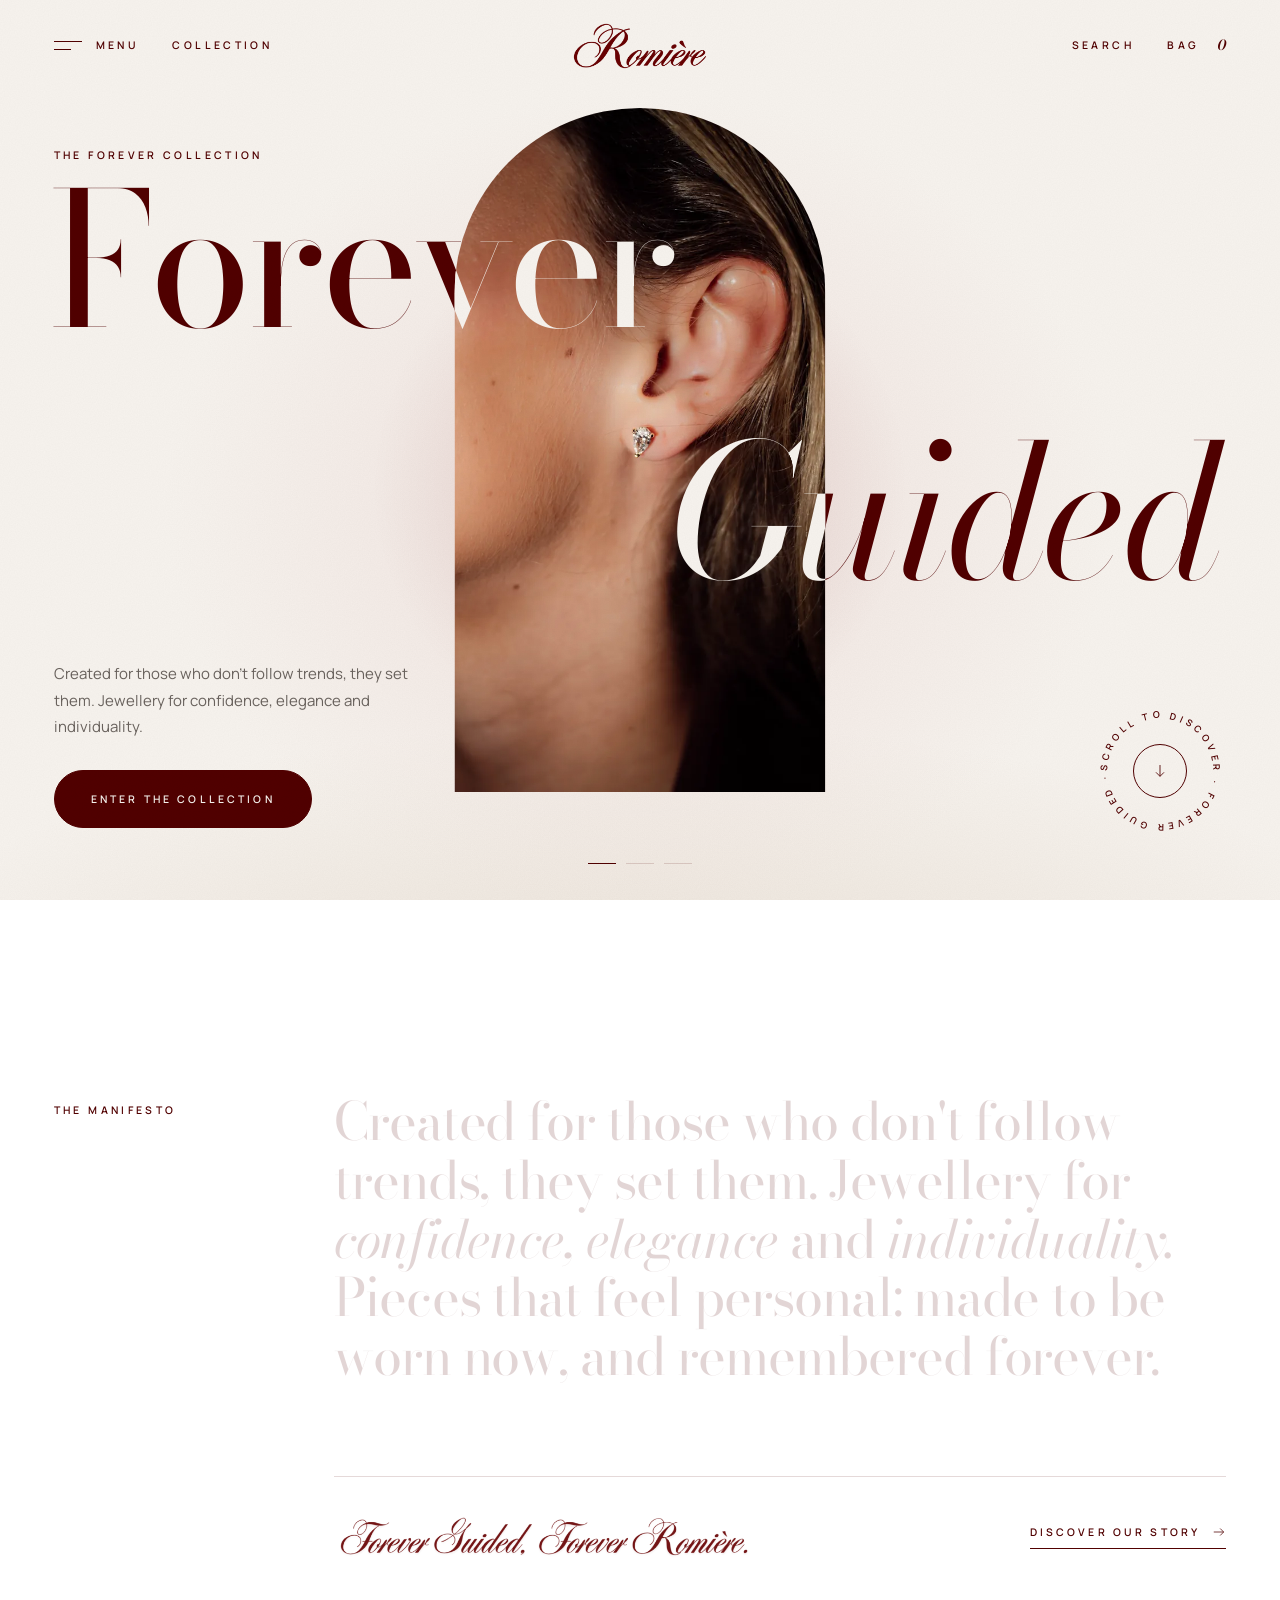
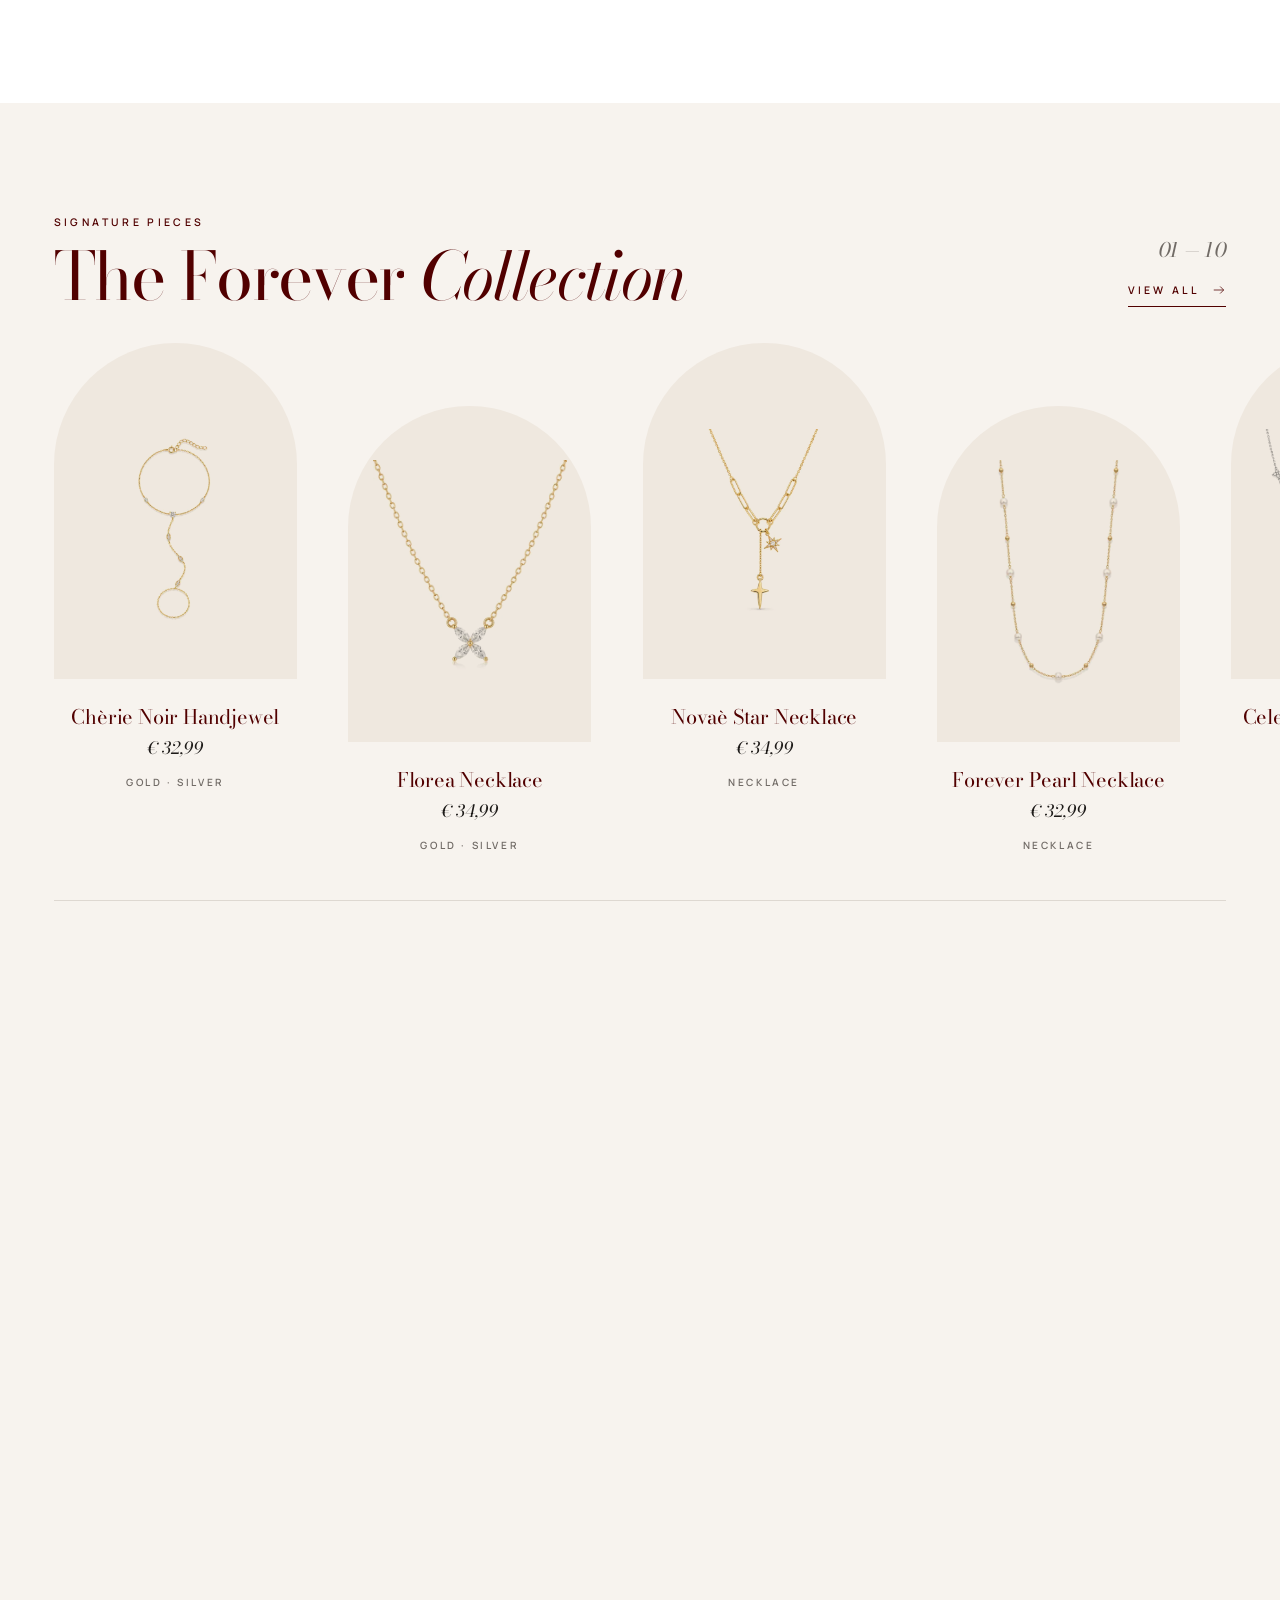
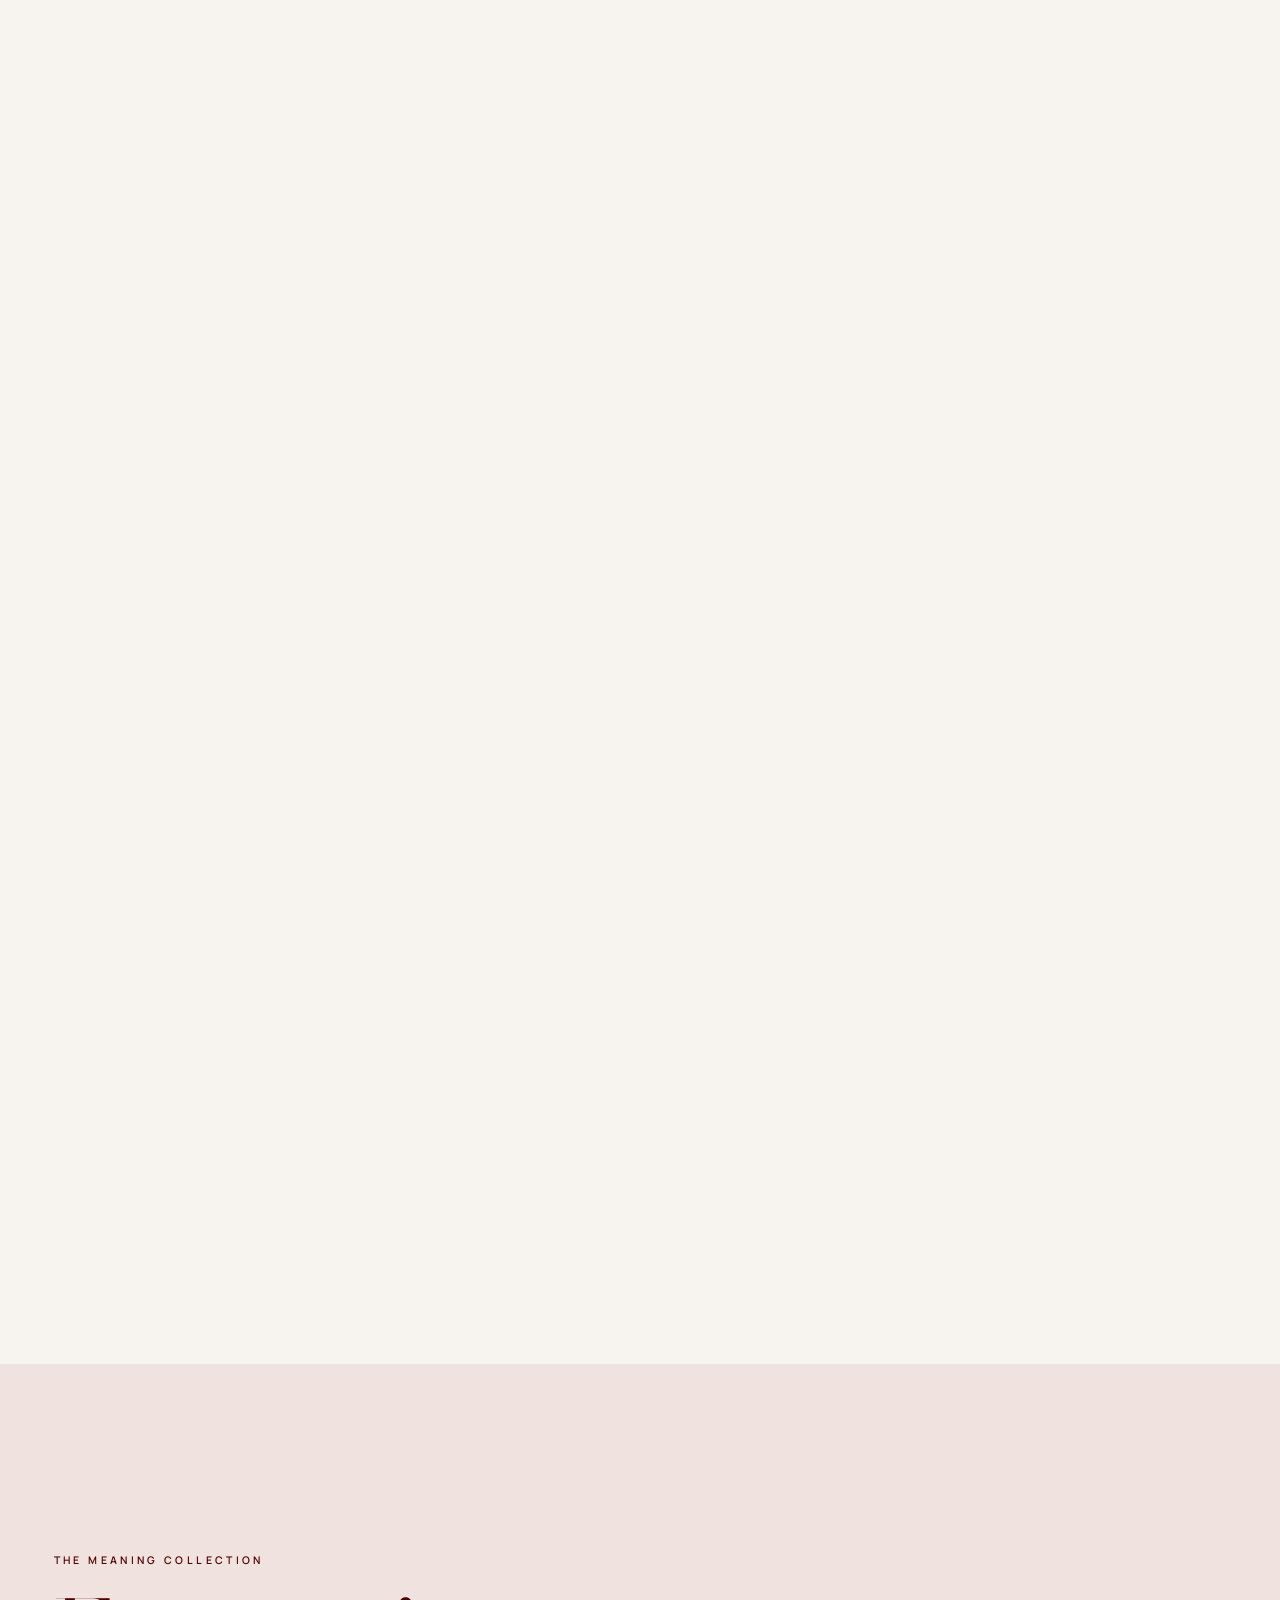
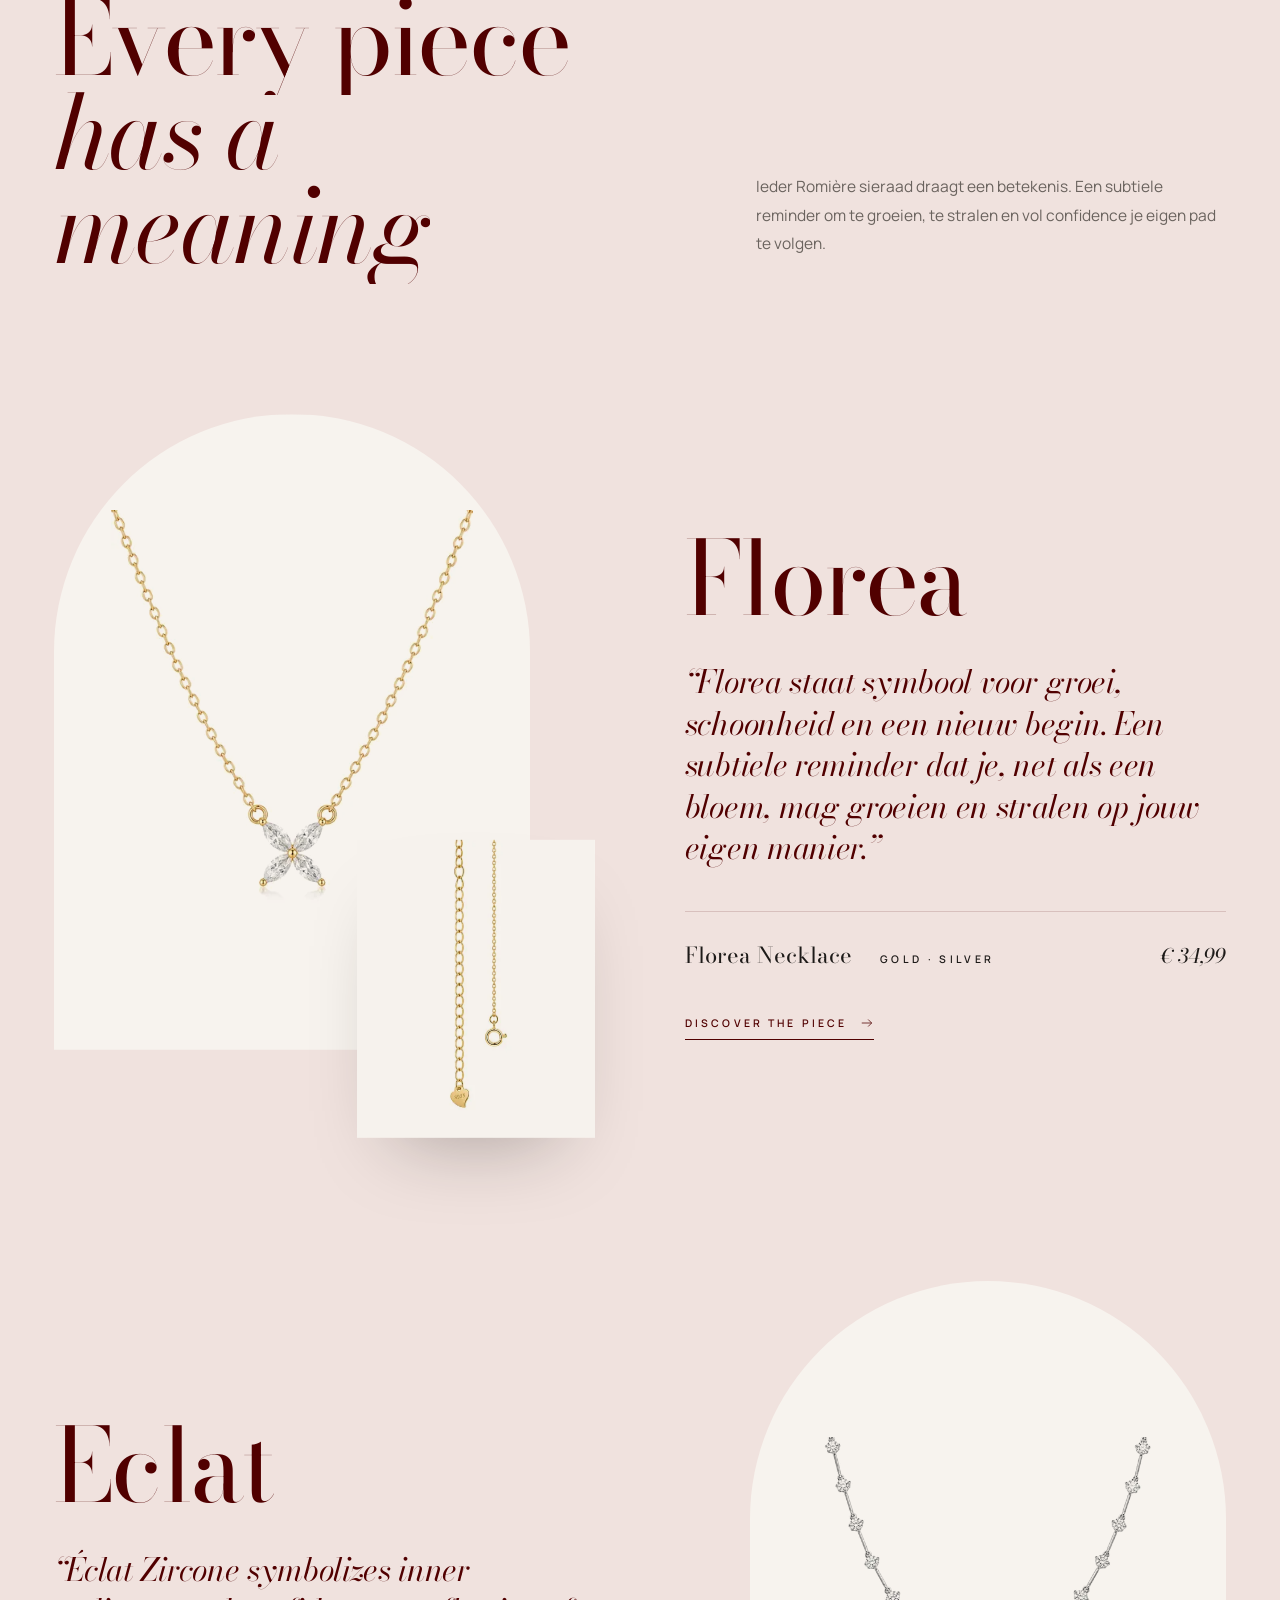
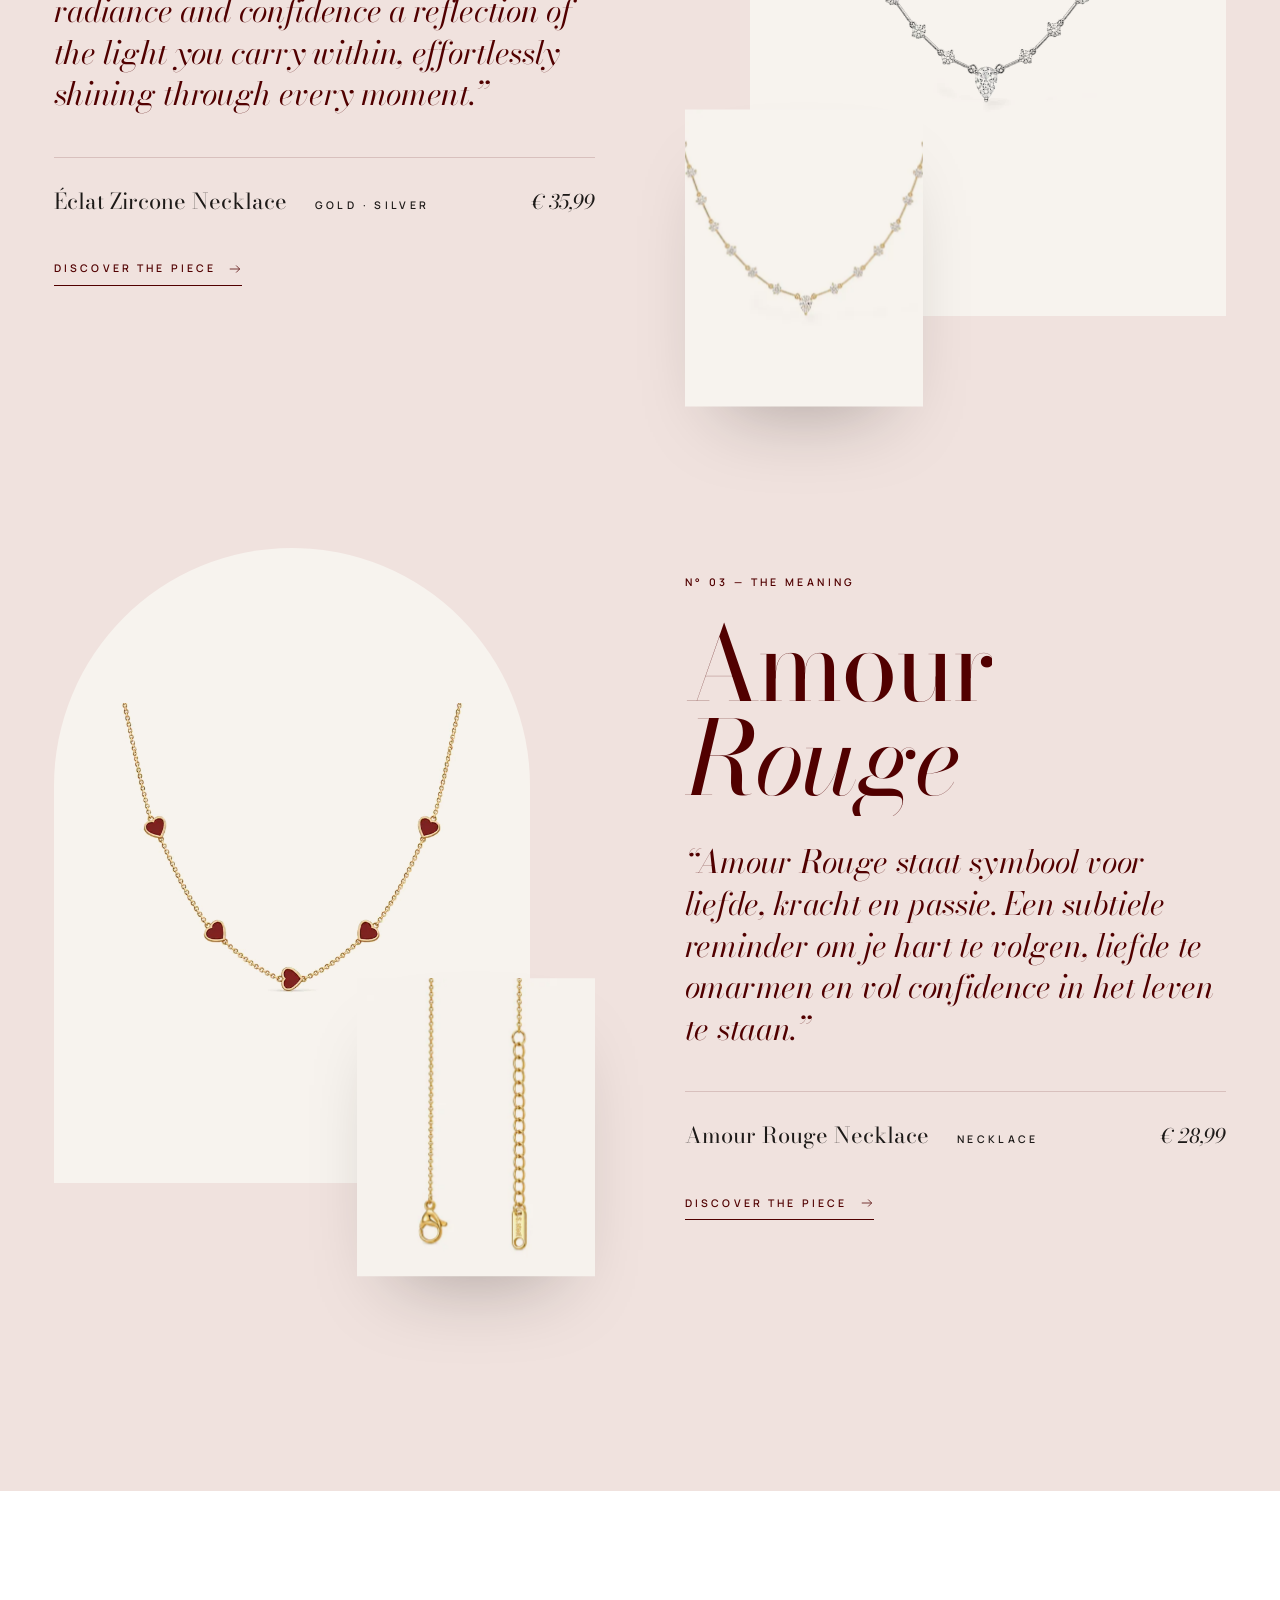
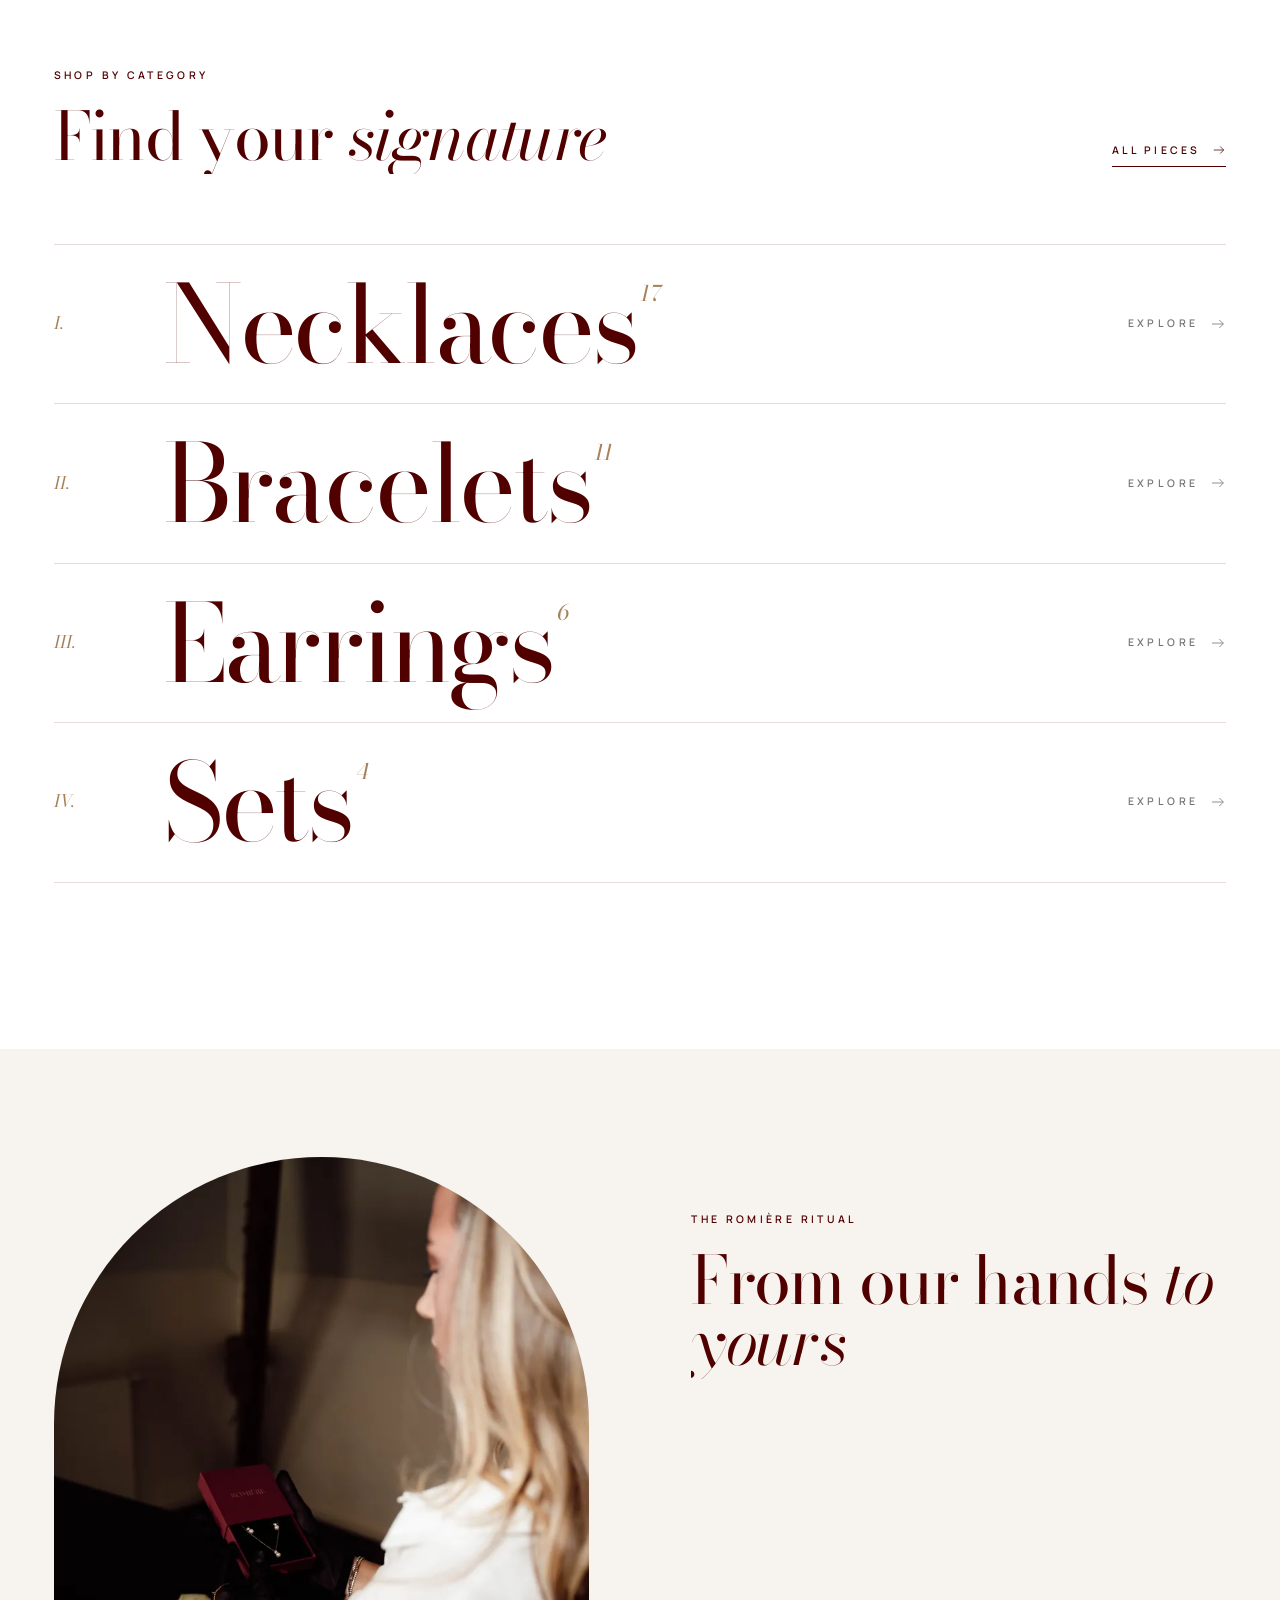
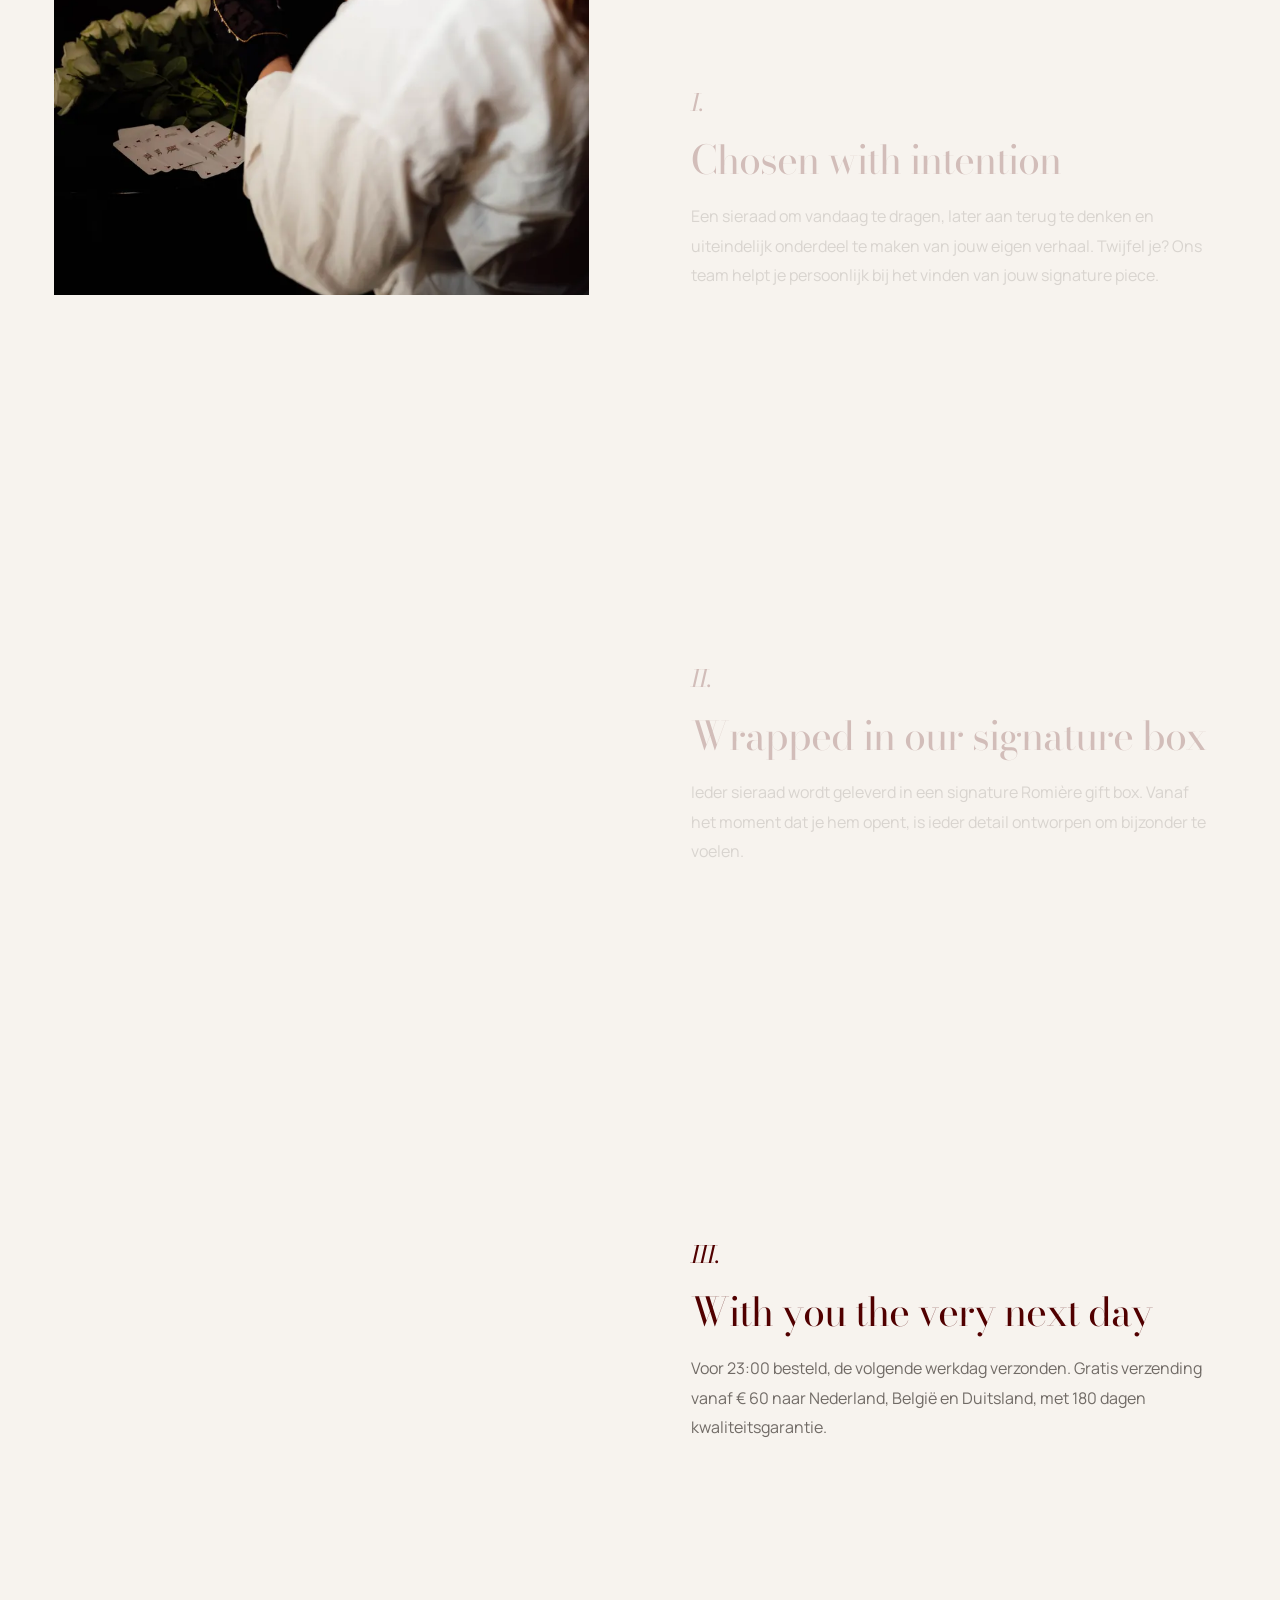
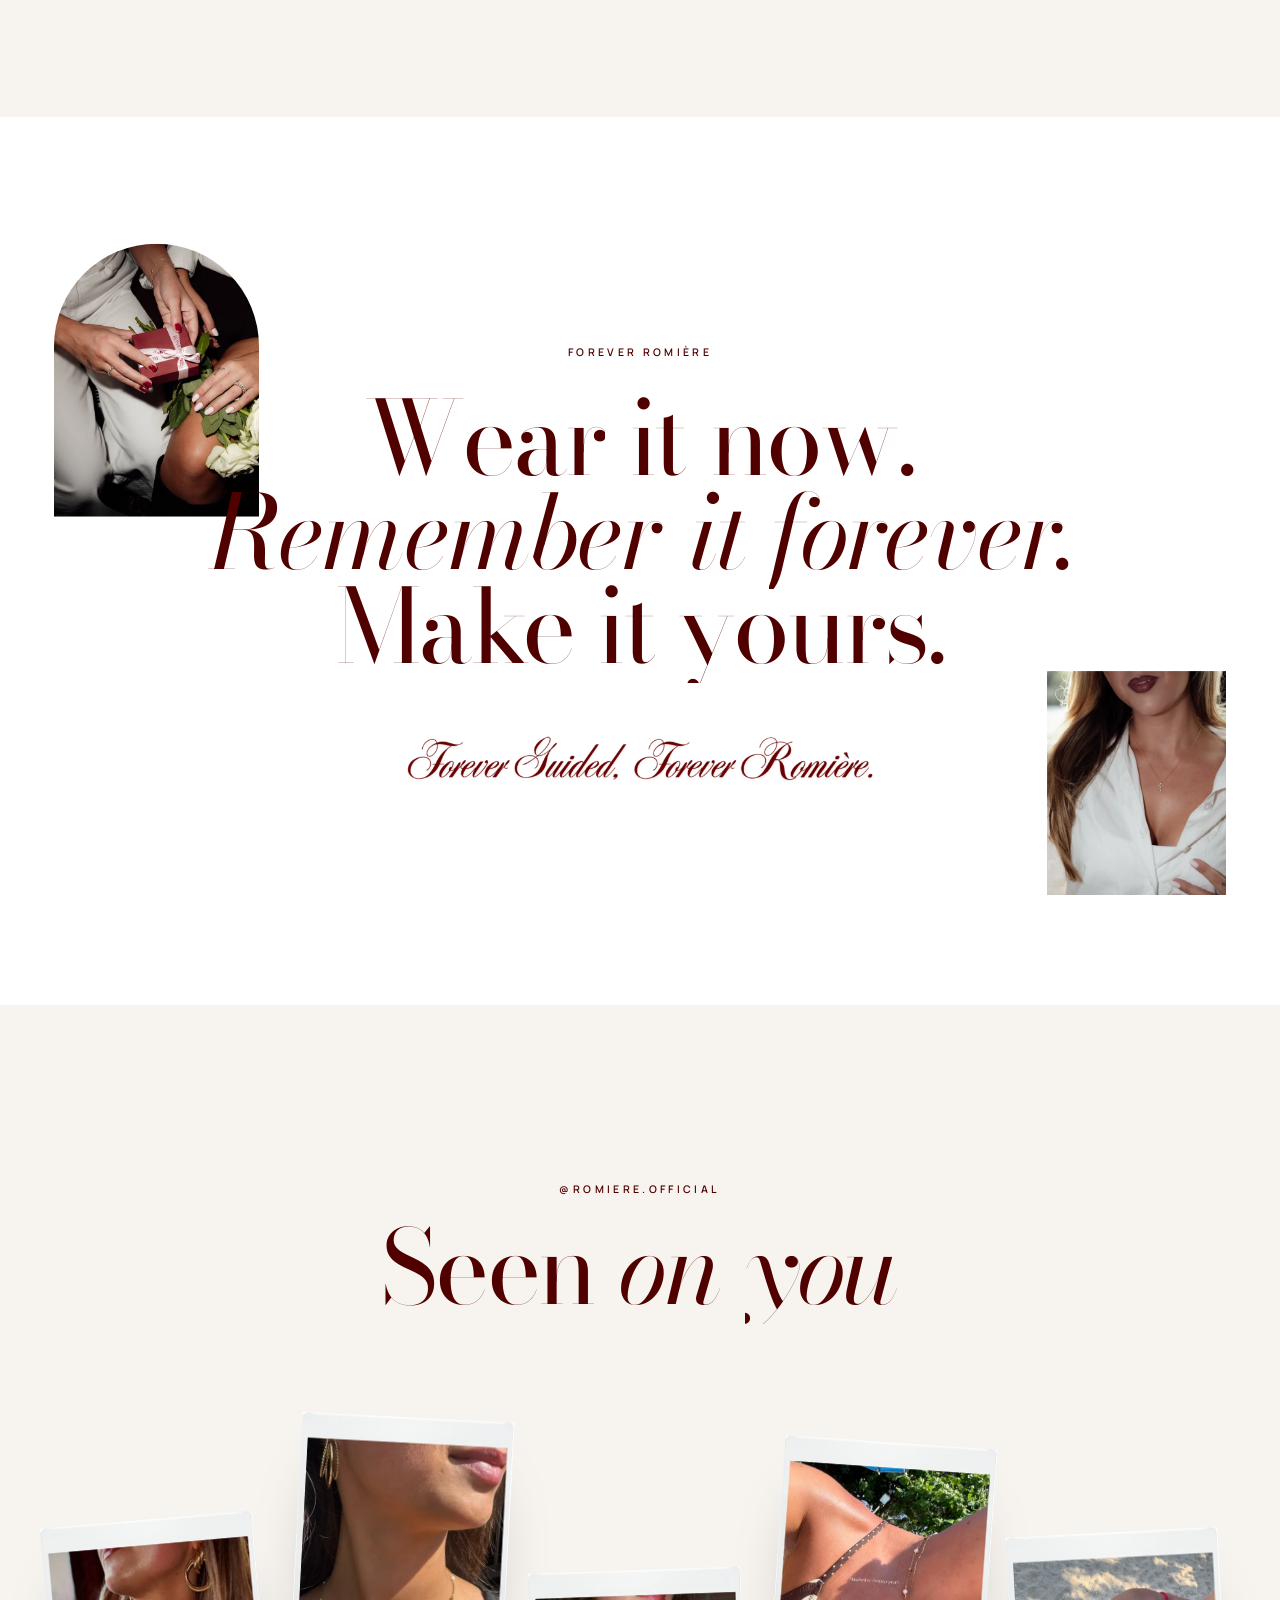
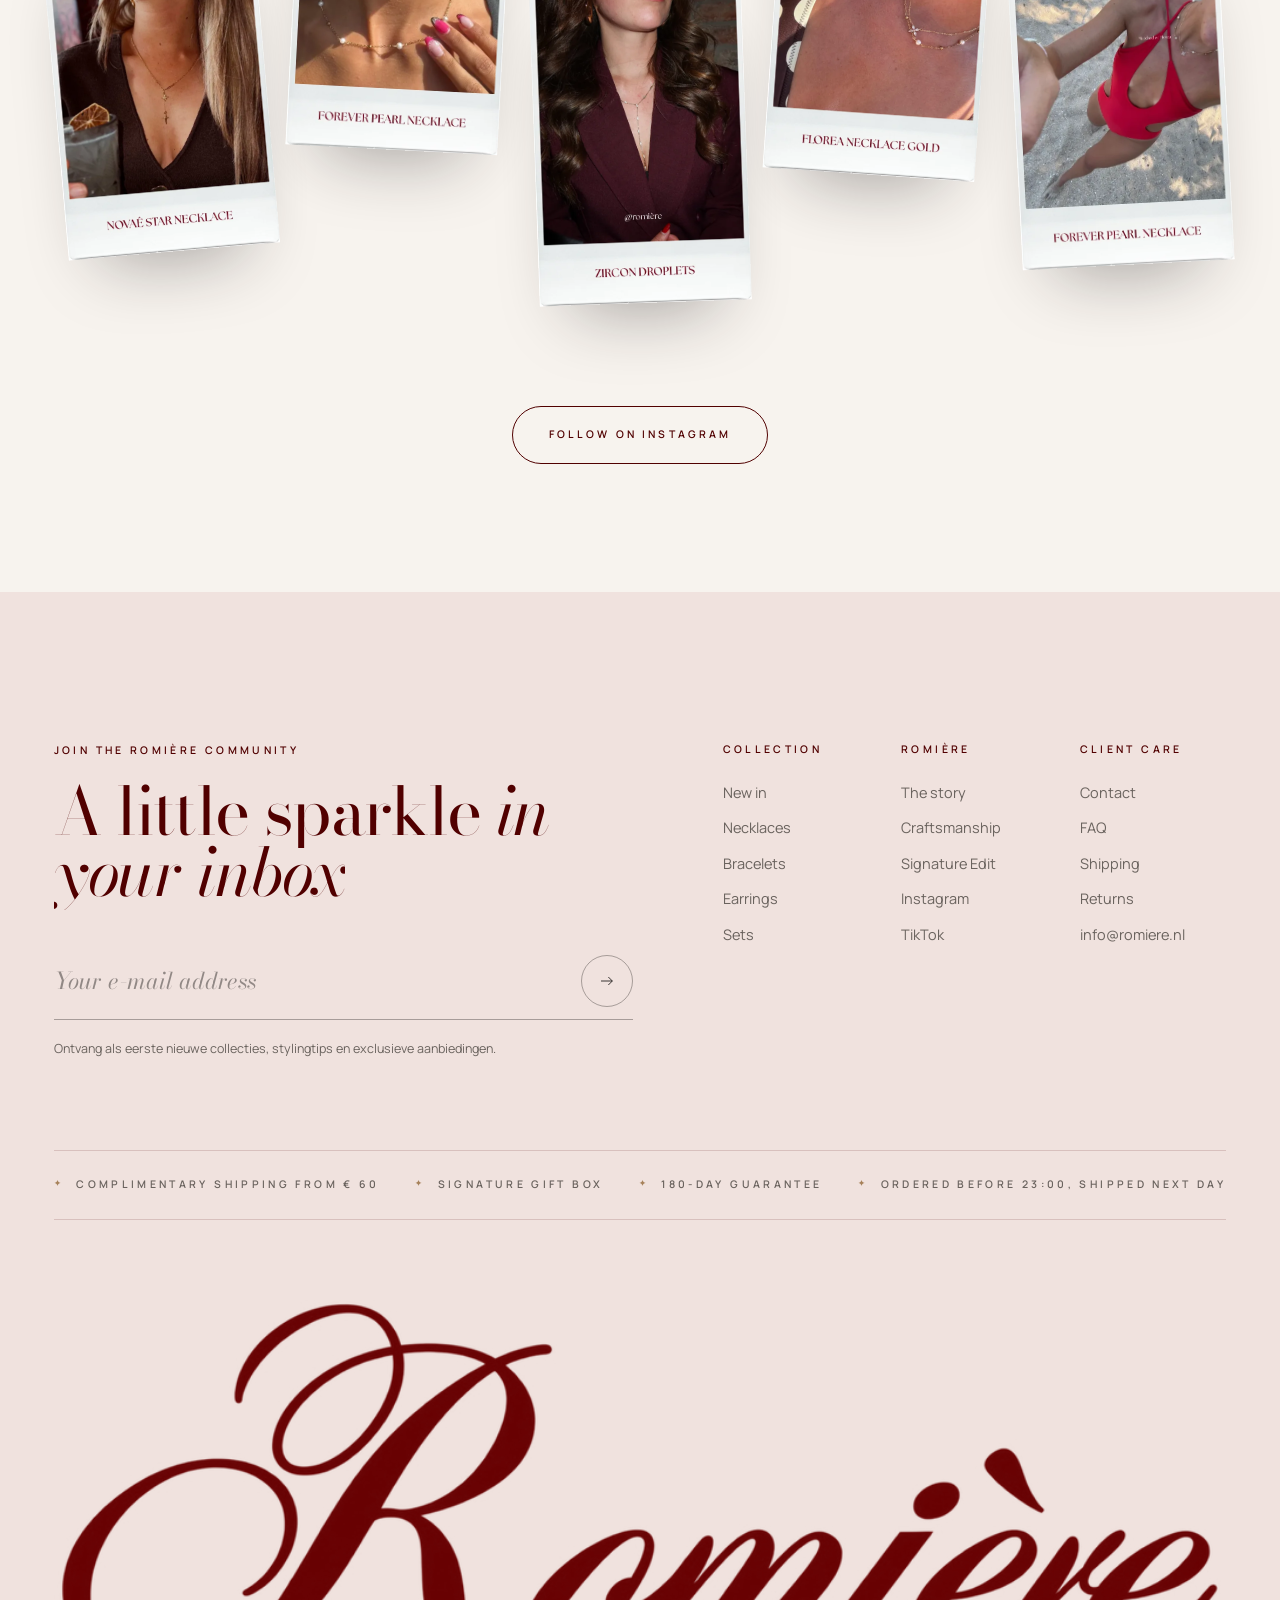
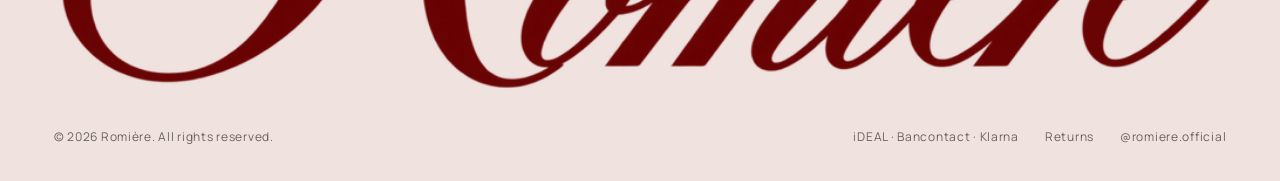
<file: index.html>
<!doctype html>
<html lang="nl">
<head>
  <meta charset="utf-8">
  <meta name="viewport" content="width=device-width, initial-scale=1">
  <title>Romière — Forever Guided</title>
  <meta name="description" content="Romière: sieraden voor confidence, elegance en individuality. Ontdek de Forever Collection — necklaces, handjewels, earrings en sets in goud en zilver, geleverd in een signature gift box.">
  <meta name="theme-color" content="#f7f3ee">
  <meta property="og:title" content="Romière — Forever Guided">
  <meta property="og:description" content="Jewellery for confidence, elegance and individuality.">
  <meta property="og:image" content="assets/img/editorial/hero-gift-1200.webp">
  <link rel="icon" type="image/png" href="assets/img/brand/favicon.png">
  <link rel="apple-touch-icon" href="assets/img/brand/apple-touch-icon.png">
  <link rel="preconnect" href="https://fonts.googleapis.com">
  <link rel="preconnect" href="https://fonts.gstatic.com" crossorigin>
  <link rel="stylesheet" href="https://fonts.googleapis.com/css2?family=Bodoni+Moda:ital,opsz,wght@0,6..96,400..600;1,6..96,400..500&family=Manrope:wght@300;400;500;600&display=swap">
  <link rel="preload" as="image" href="assets/img/editorial/earring-portrait-1200.webp">
  <link rel="stylesheet" href="assets/css/style.css">
</head>
<body data-page="home">
  <main id="main">

    <!-- I. Hero -->
    <section class="hero t-light" data-theme="light" aria-label="Romière — Forever Guided">
      <div class="hero__glow" aria-hidden="true"></div>
      <p class="hero__kicker label accent">The Forever Collection</p>
      <h1 class="hero__title display s-mega">
        <span class="hero__w hero__w--a"><span>Forever</span></span>
        <span class="hero__w hero__w--b"><span><em>Guided</em></span></span>
      </h1>
      <figure class="hero__arch">
        <img class="is-active" src="assets/img/editorial/earring-portrait-1200.webp" alt="Close-up van een Romière oorbel" fetchpriority="high">
        <img src="assets/img/editorial/necklace-reveal-1200.webp" alt="Een fijne gouden ketting met parel" loading="lazy">
        <img src="assets/img/editorial/hands-layered-1200.webp" alt="Handen met gelaagde Romière handjewels" loading="lazy">
      </figure>
      <div class="hero__intro">
        <p>Created for those who don't follow trends, they set them. Jewellery for confidence, elegance and individuality.</p>
        <a class="pill pill--solid" href="shop.html"><span>Enter the collection</span></a>
      </div>
      <a class="hero__badge badge" href="#manifesto" aria-label="Scroll naar het verhaal">
        <svg class="badge__ring" viewBox="0 0 120 120" aria-hidden="true">
          <defs><path id="badge-circle" d="M60,60 m-48,0 a48,48 0 1,1 96,0 a48,48 0 1,1 -96,0"/></defs>
          <text><textPath href="#badge-circle" textLength="298" lengthAdjust="spacing">Scroll to discover · Forever Guided ·</textPath></text>
        </svg>
        <span class="badge__core"><svg viewBox="0 0 24 24" aria-hidden="true"><path d="M12 3v17M6 14l6 6 6-6"/></svg></span>
      </a>
      <div class="hero__count" aria-hidden="true"><i></i><i></i><i></i></div>
    </section>

    <!-- II. Manifesto -->
    <section class="manifesto t-white" id="manifesto" data-theme="light">
      <div class="wrap manifesto__grid">
        <p class="label accent">The manifesto</p>
        <div>
          <p class="manifesto__text" data-scrub>Created for those who don't follow trends, they set them. Jewellery for <em>confidence, elegance</em> and <em>individuality.</em> Pieces that feel personal: made to be worn now, and remembered forever.</p>
          <div class="manifesto__foot">
            <img src="assets/img/brand/forever-guided-signature.png" alt="Forever Guided, Forever Romière." loading="lazy">
            <a class="uline" href="story.html">Discover our story <svg viewBox="0 0 24 24" aria-hidden="true"><path d="M3 12h17M14 6l6 6-6 6"/></svg></a>
          </div>
        </div>
      </div>
    </section>

    <!-- III. The collection, travelling sideways -->
    <section class="hcol t-light" data-theme="light" data-hscroll>
      <div class="hcol__sticky">
        <div class="wrap hcol__head">
          <div>
            <p class="label accent">Signature pieces</p>
            <h2 class="display s-lg" data-split>The Forever <em>Collection</em></h2>
          </div>
          <div style="text-align:right">
            <span class="hcol__count" data-hcol-count>01 — 10</span><br>
            <a class="uline" href="shop.html" style="margin-top:14px">View all <svg viewBox="0 0 24 24" aria-hidden="true"><path d="M3 12h17M14 6l6 6-6 6"/></svg></a>
          </div>
        </div>
        <div class="hcol__track" data-track></div>
        <div class="hcol__progress" aria-hidden="true"><span></span></div>
      </div>
    </section>

    <!-- IV. The meaning collection -->
    <section class="chapters t-blush" data-theme="light">
      <div class="wrap">
        <header class="chapters__head">
          <div>
            <p class="label accent">The meaning collection</p>
            <h2 class="display s-xl" data-split>Every piece <em>has a meaning</em></h2>
          </div>
          <p class="body-copy" data-reveal>Ieder Romière sieraad draagt een betekenis. Een subtiele reminder om te groeien, te stralen en vol confidence je eigen pad te volgen.</p>
        </header>
        <div data-chapters></div>
      </div>
    </section>

    <!-- V. Category index -->
    <section class="index t-white" data-theme="light" data-index>
      <div class="wrap">
        <div class="index__head">
          <div>
            <p class="label accent">Shop by category</p>
            <h2 class="display s-lg" data-split>Find your <em>signature</em></h2>
          </div>
          <a class="uline" href="shop.html">All pieces <svg viewBox="0 0 24 24" aria-hidden="true"><path d="M3 12h17M14 6l6 6-6 6"/></svg></a>
        </div>
        <ul class="index__list">
          <li><a class="index__row" href="shop.html#necklaces" data-img="necklace-portrait">
            <span class="roman">I.</span><span class="index__word">Necklaces<sup data-count="necklaces"></sup></span>
            <span class="index__go label">Explore <svg viewBox="0 0 24 24" aria-hidden="true"><path d="M3 12h17M14 6l6 6-6 6"/></svg></span>
            <span class="index__thumb"><img src="assets/img/editorial/necklace-portrait-1200.webp" alt="" loading="lazy"></span>
          </a></li>
          <li><a class="index__row" href="shop.html#bracelets" data-img="hands-layered">
            <span class="roman">II.</span><span class="index__word">Bracelets<sup data-count="bracelets"></sup></span>
            <span class="index__go label">Explore <svg viewBox="0 0 24 24" aria-hidden="true"><path d="M3 12h17M14 6l6 6-6 6"/></svg></span>
            <span class="index__thumb"><img src="assets/img/editorial/hands-layered-1200.webp" alt="" loading="lazy"></span>
          </a></li>
          <li><a class="index__row" href="shop.html#earrings" data-img="earring-portrait">
            <span class="roman">III.</span><span class="index__word">Earrings<sup data-count="earrings"></sup></span>
            <span class="index__go label">Explore <svg viewBox="0 0 24 24" aria-hidden="true"><path d="M3 12h17M14 6l6 6-6 6"/></svg></span>
            <span class="index__thumb"><img src="assets/img/editorial/earring-portrait-1200.webp" alt="" loading="lazy"></span>
          </a></li>
          <li><a class="index__row" href="shop.html#sets" data-img="signature-box">
            <span class="roman">IV.</span><span class="index__word">Sets<sup data-count="sets"></sup></span>
            <span class="index__go label">Explore <svg viewBox="0 0 24 24" aria-hidden="true"><path d="M3 12h17M14 6l6 6-6 6"/></svg></span>
            <span class="index__thumb"><img src="assets/img/editorial/signature-box-1200.webp" alt="" loading="lazy"></span>
          </a></li>
        </ul>
      </div>
      <div class="index__float" aria-hidden="true">
        <img data-img="necklace-portrait" src="assets/img/editorial/necklace-portrait-1200.webp" alt="" loading="lazy">
        <img data-img="hands-layered" src="assets/img/editorial/hands-layered-1200.webp" alt="" loading="lazy">
        <img data-img="earring-portrait" src="assets/img/editorial/earring-portrait-1200.webp" alt="" loading="lazy">
        <img data-img="signature-box" src="assets/img/editorial/signature-box-1200.webp" alt="" loading="lazy">
      </div>
    </section>

    <!-- VI. The ritual -->
    <section class="ritual t-light" data-theme="light" data-ritual>
      <div class="ritual__grid">
        <div class="ritual__media">
          <div class="ritual__sticky">
            <div class="ritual__frame">
              <img class="is-active" src="assets/img/editorial/the-edit-1200.webp" alt="Twee vrouwen kiezen samen een Romière sieraad" loading="lazy">
              <img src="assets/img/editorial/ribbon-roses-1200.webp" alt="Witte rozen met een Romière lint" loading="lazy">
              <img src="assets/img/editorial/ritual-box-1200.webp" alt="Een vrouw opent haar Romière box" loading="lazy">
            </div>
          </div>
        </div>
        <div class="ritual__steps">
          <div class="ritual__intro">
            <p class="label accent">The Romière ritual</p>
            <h2 class="display s-lg" data-split>From our hands <em>to yours</em></h2>
          </div>
          <article class="ritual__step is-active">
            <div class="mobile-img"><img src="assets/img/editorial/the-edit-1200.webp" alt="" loading="lazy"></div>
            <span class="roman">I.</span>
            <h3 class="display s-md">Chosen with intention</h3>
            <p>Een sieraad om vandaag te dragen, later aan terug te denken en uiteindelijk onderdeel te maken van jouw eigen verhaal. Twijfel je? Ons team helpt je persoonlijk bij het vinden van jouw signature piece.</p>
          </article>
          <article class="ritual__step">
            <div class="mobile-img"><img src="assets/img/editorial/ribbon-roses-1200.webp" alt="" loading="lazy"></div>
            <span class="roman">II.</span>
            <h3 class="display s-md">Wrapped in our signature box</h3>
            <p>Ieder sieraad wordt geleverd in een signature Romière gift box. Vanaf het moment dat je hem opent, is ieder detail ontworpen om bijzonder te voelen.</p>
          </article>
          <article class="ritual__step">
            <div class="mobile-img"><img src="assets/img/editorial/ritual-box-1200.webp" alt="" loading="lazy"></div>
            <span class="roman">III.</span>
            <h3 class="display s-md">With you the very next day</h3>
            <p>Voor 23:00 besteld, de volgende werkdag verzonden. Gratis verzending vanaf €&nbsp;60 naar Nederland, België en Duitsland, met 180 dagen kwaliteitsgarantie.</p>
          </article>
        </div>
      </div>
    </section>

    <!-- VII. Statement -->
    <section class="statement t-white" data-theme="light">
      <figure class="statement__img statement__img--a" data-speed="-0.12" aria-hidden="true">
        <img src="assets/img/editorial/hero-gift-1200.webp" alt="" loading="lazy" style="object-position:38% 50%">
      </figure>
      <figure class="statement__img statement__img--b" data-speed="0.1" aria-hidden="true">
        <img src="assets/img/editorial/necklace-portrait-1200.webp" alt="" loading="lazy">
      </figure>
      <div class="statement__inner">
        <p class="label accent" data-reveal>Forever Romière</p>
        <h2 class="display s-xl" data-split>Wear it now.<br><em>Remember it forever.</em><br>Make it yours.</h2>
        <img class="statement__sign" src="assets/img/brand/forever-guided-signature.png" alt="Forever Guided, Forever Romière." loading="lazy" data-reveal>
      </div>
    </section>

    <!-- VIII. Seen on you -->
    <section class="seen t-light" data-theme="light">
      <div class="wrap seen__head">
        <p class="label accent">@romiere.official</p>
        <h2 class="display s-xl" data-split>Seen <em>on you</em></h2>
      </div>
      <div class="seen__wall">
        <a class="polaroid" href="https://www.instagram.com/romiere.official/" target="_blank" rel="noopener" data-reveal data-cursor="view" data-cursor-label="Instagram"><img src="assets/img/editorial/polaroid-novae-star.webp" alt="De Novaè Star Necklace gedragen" loading="lazy"></a>
        <a class="polaroid" href="https://www.instagram.com/romiere.official/" target="_blank" rel="noopener" data-reveal data-delay="1" data-cursor="view" data-cursor-label="Instagram"><img src="assets/img/editorial/polaroid-forever-pearl.webp" alt="De Forever Pearl Necklace gedragen" loading="lazy"></a>
        <a class="polaroid" href="https://www.instagram.com/romiere.official/" target="_blank" rel="noopener" data-reveal data-delay="2" data-cursor="view" data-cursor-label="Instagram"><img src="assets/img/editorial/polaroid-zircon-droplets.webp" alt="De Zircon Droplets Necklace gedragen" loading="lazy"></a>
        <a class="polaroid" href="https://www.instagram.com/romiere.official/" target="_blank" rel="noopener" data-reveal data-delay="1" data-cursor="view" data-cursor-label="Instagram"><img src="assets/img/editorial/polaroid-florea.webp" alt="De Florea Necklace gedragen" loading="lazy"></a>
        <a class="polaroid" href="https://www.instagram.com/romiere.official/" target="_blank" rel="noopener" data-reveal data-delay="3" data-cursor="view" data-cursor-label="Instagram"><img src="assets/img/editorial/polaroid-forever-pearl-beach.webp" alt="De Forever Pearl Necklace op het strand" loading="lazy"></a>
      </div>
      <div class="seen__foot"><a class="pill" href="https://www.instagram.com/romiere.official/" target="_blank" rel="noopener"><span>Follow on Instagram</span></a></div>
    </section>

  </main>

  <script src="assets/js/catalog.js"></script>
  <script src="assets/js/main.js"></script>
</body>
</html>
</file>
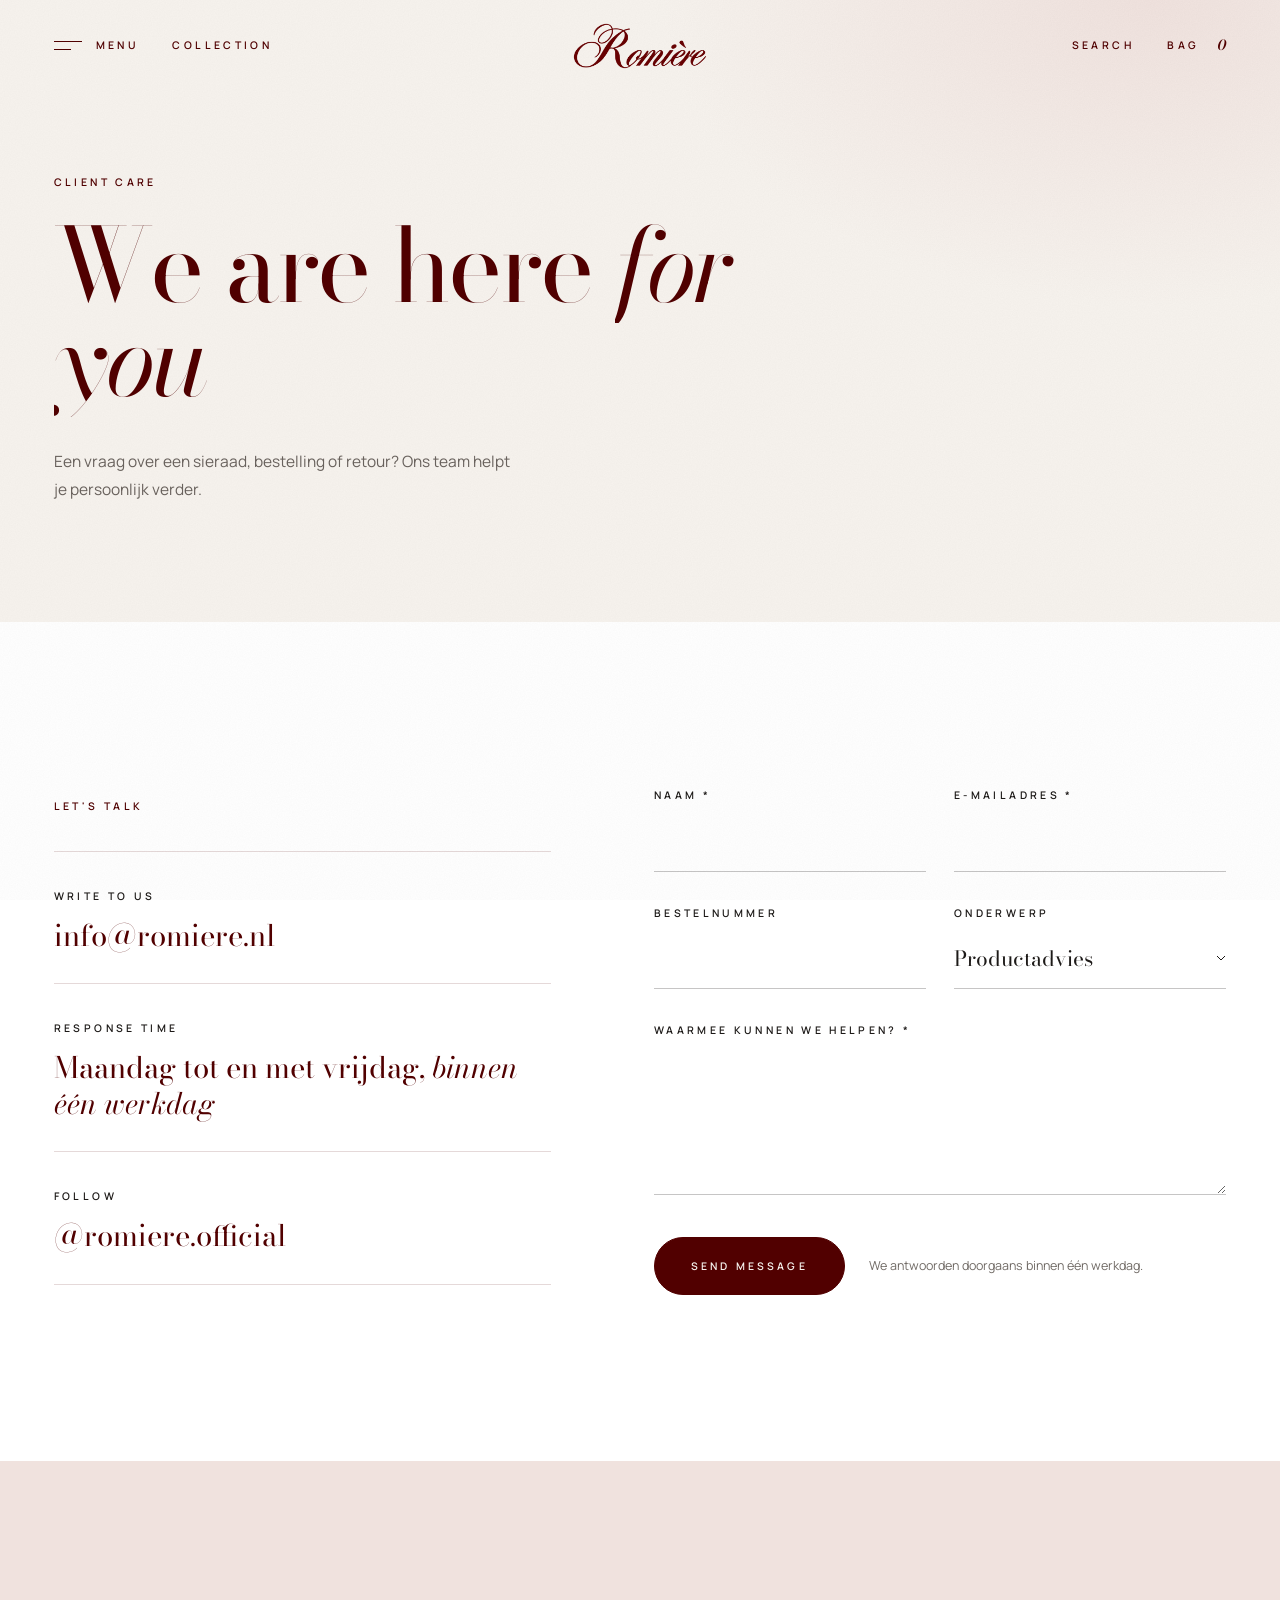
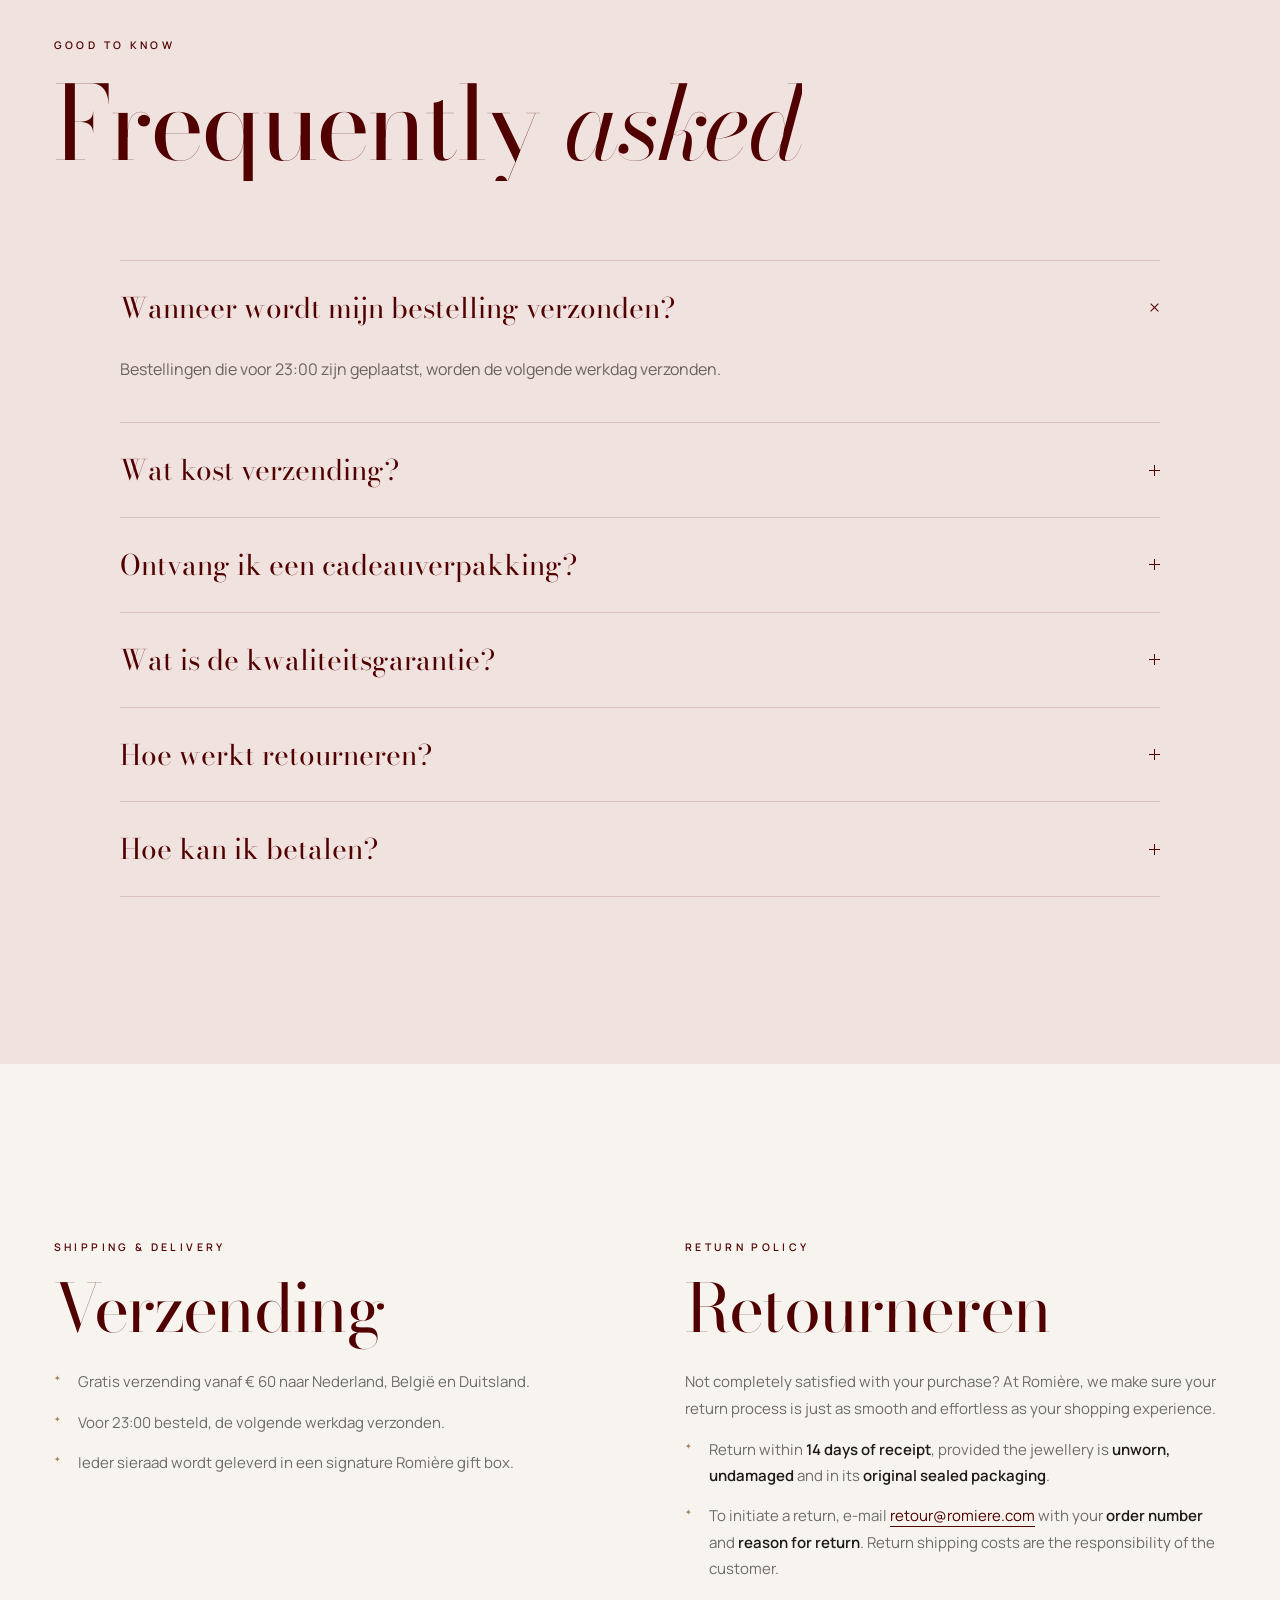
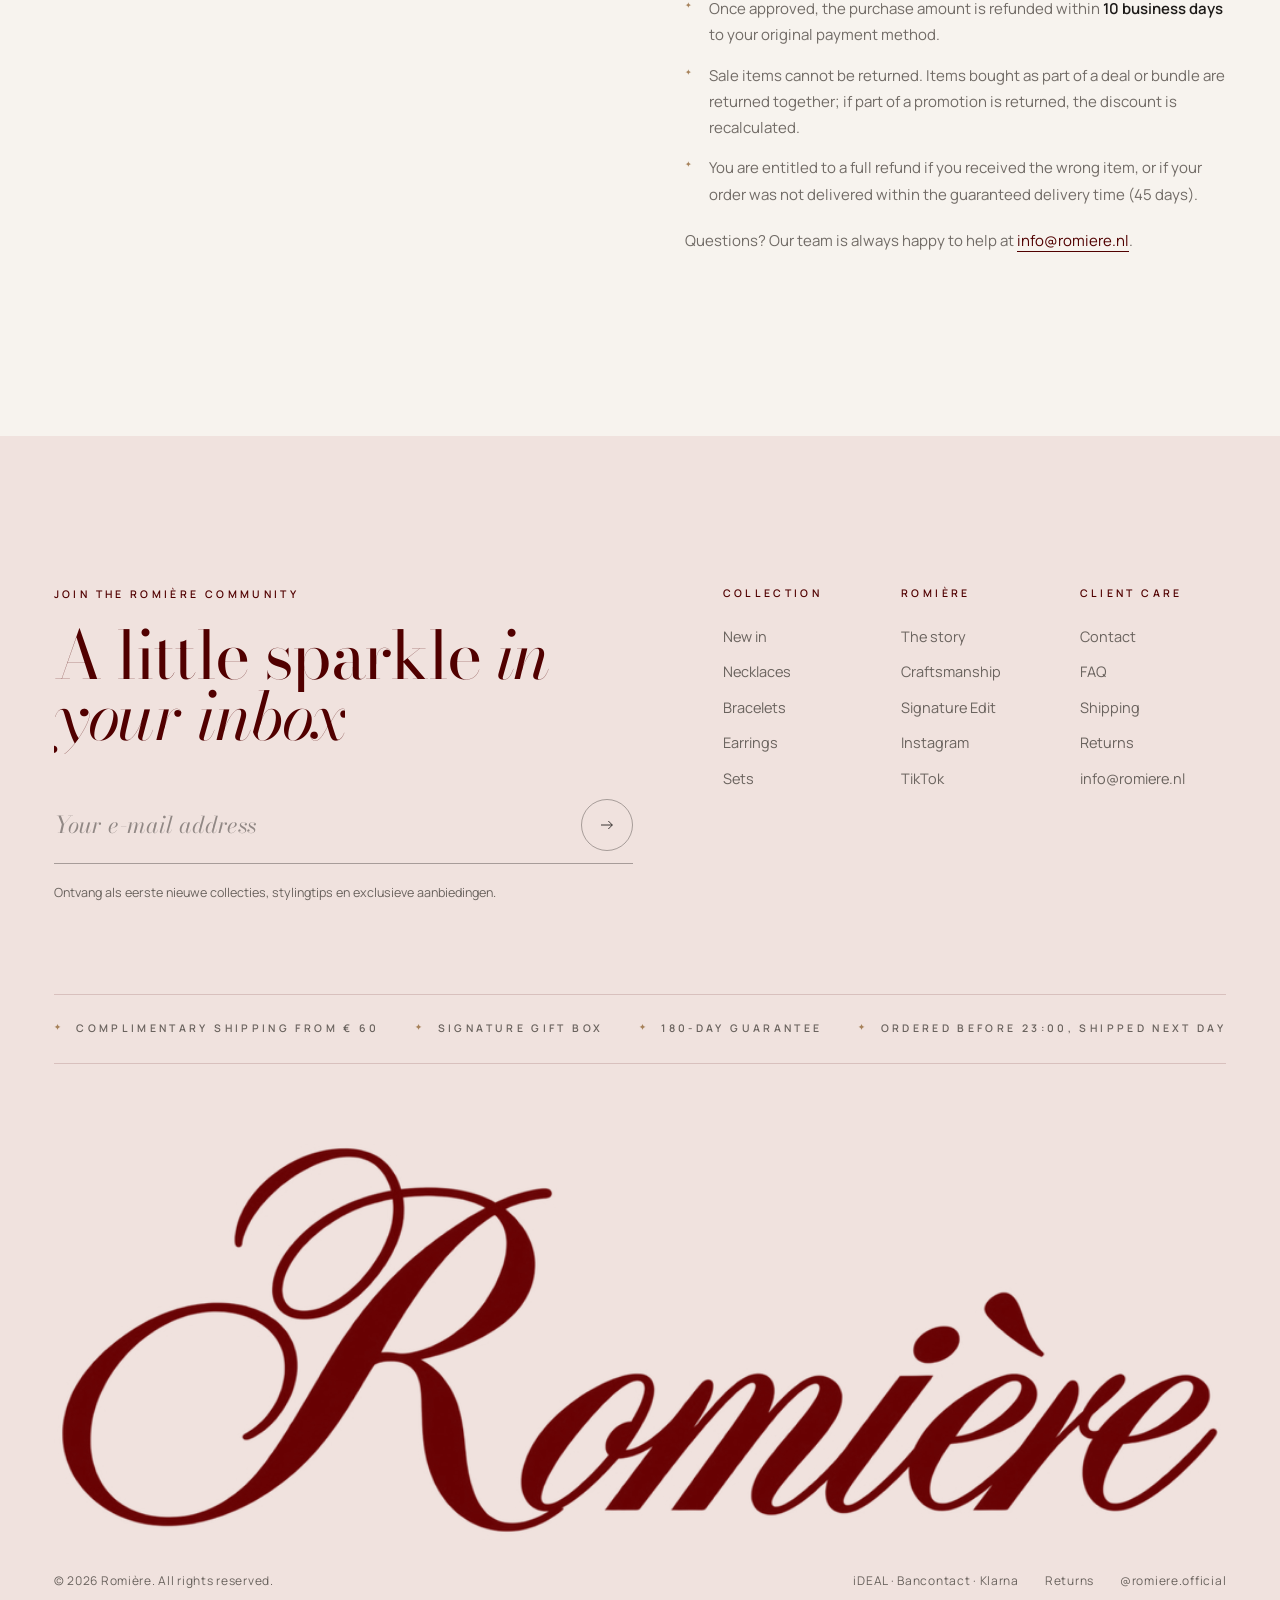
<file: contact.html>
<!doctype html>
<html lang="nl">
<head>
  <meta charset="utf-8">
  <meta name="viewport" content="width=device-width, initial-scale=1">
  <title>Client care — Romière</title>
  <meta name="description" content="Een vraag over een sieraad, bestelling of retour? Neem contact op met Romière. Lees ook onze veelgestelde vragen, verzend- en retourinformatie.">
  <meta name="theme-color" content="#f7f3ee">
  <link rel="icon" type="image/png" href="assets/img/brand/favicon.png">
  <link rel="apple-touch-icon" href="assets/img/brand/apple-touch-icon.png">
  <link rel="preconnect" href="https://fonts.googleapis.com">
  <link rel="preconnect" href="https://fonts.gstatic.com" crossorigin>
  <link rel="stylesheet" href="https://fonts.googleapis.com/css2?family=Bodoni+Moda:ital,opsz,wght@0,6..96,400..600;1,6..96,400..500&family=Manrope:wght@300;400;500;600&display=swap">
  <link rel="stylesheet" href="assets/css/style.css">
</head>
<body data-page="contact">
  <main id="main">

    <section class="page-hero page-hero--compact t-light" data-theme="light">
      <div>
        <p class="label accent">Client care</p>
        <h1 class="display s-xl" style="max-width:12ch" data-split>We are here <em>for you</em></h1>
        <p class="body-copy" data-reveal>Een vraag over een sieraad, bestelling of retour? Ons team helpt je persoonlijk verder.</p>
      </div>
    </section>

    <section class="section t-white" data-theme="light">
      <div class="wrap contact-grid">
        <div>
          <p class="label accent">Let's talk</p>
          <div style="margin-top:36px">
            <div class="contact-line" data-reveal><span class="label">Write to us</span><a class="serif" href="mailto:info@romiere.nl">info@romiere.nl</a></div>
            <div class="contact-line" data-reveal data-delay="1"><span class="label">Response time</span><span class="serif">Maandag tot en met vrijdag, <em>binnen één werkdag</em></span></div>
            <div class="contact-line" data-reveal data-delay="2"><span class="label">Follow</span><a class="serif" href="https://www.instagram.com/romiere.official/" target="_blank" rel="noopener">@romiere.official</a></div>
          </div>
        </div>

        <form class="form" data-contact-form data-reveal data-delay="1">
          <div class="field">
            <label class="label" for="cf-name">Naam *</label>
            <input id="cf-name" name="name" type="text" required autocomplete="name">
          </div>
          <div class="field">
            <label class="label" for="cf-email">E-mailadres *</label>
            <input id="cf-email" name="email" type="email" required autocomplete="email">
          </div>
          <div class="field">
            <label class="label" for="cf-order">Bestelnummer</label>
            <input id="cf-order" name="order" type="text">
          </div>
          <div class="field">
            <label class="label" for="cf-subject">Onderwerp</label>
            <select id="cf-subject" name="subject">
              <option>Productadvies</option>
              <option>Mijn bestelling</option>
              <option>Retourneren</option>
              <option>Samenwerking</option>
              <option>Andere vraag</option>
            </select>
          </div>
          <div class="field field--full">
            <label class="label" for="cf-message">Waarmee kunnen we helpen? *</label>
            <textarea id="cf-message" name="message" required></textarea>
          </div>
          <div class="form__foot">
            <button class="pill pill--solid" type="submit"><span>Send message</span></button>
            <small>We antwoorden doorgaans binnen één werkdag.</small>
          </div>
        </form>
      </div>
    </section>

    <section class="section t-blush" id="faq" data-theme="light">
      <div class="wrap">
        <div class="section-head">
          <div>
            <p class="label accent">Good to know</p>
            <h2 class="display s-xl" data-split>Frequently <em>asked</em></h2>
          </div>
        </div>
        <div class="faq acc" data-reveal>
          <details open>
            <summary>Wanneer wordt mijn bestelling verzonden?</summary>
            <div class="acc__body"><p>Bestellingen die voor 23:00 zijn geplaatst, worden de volgende werkdag verzonden.</p></div>
          </details>
          <details>
            <summary>Wat kost verzending?</summary>
            <div class="acc__body"><p>Verzending is gratis vanaf €&nbsp;60 naar Nederland, België en Duitsland.</p></div>
          </details>
          <details>
            <summary>Ontvang ik een cadeauverpakking?</summary>
            <div class="acc__body"><p>Ieder sieraad wordt geleverd in een signature Romière gift box.</p></div>
          </details>
          <details>
            <summary>Wat is de kwaliteitsgarantie?</summary>
            <div class="acc__body"><p>Op de sieraden geldt een kwaliteitsgarantie van 180 dagen. Made to be worn, made to last.</p></div>
          </details>
          <details>
            <summary>Hoe werkt retourneren?</summary>
            <div class="acc__body"><p>Je kunt je sieraad binnen 14 dagen na ontvangst retourneren, mits het ongedragen, onbeschadigd en in de originele verzegelde verpakking is. Neem contact op via <a class="text-link" href="mailto:retour@romiere.com">retour@romiere.com</a> met je bestelnummer en de reden van retour.</p></div>
          </details>
          <details>
            <summary>Hoe kan ik betalen?</summary>
            <div class="acc__body"><p>Je rekent veilig af met iDEAL, Bancontact of Klarna.</p></div>
          </details>
        </div>
      </div>
    </section>

    <section class="section t-light" data-theme="light">
      <div class="wrap policy-grid">
        <article class="policy" id="shipping" data-reveal>
          <p class="label accent">Shipping &amp; delivery</p>
          <h2 class="display s-lg">Verzending</h2>
          <ul>
            <li>Gratis verzending vanaf €&nbsp;60 naar Nederland, België en Duitsland.</li>
            <li>Voor 23:00 besteld, de volgende werkdag verzonden.</li>
            <li>Ieder sieraad wordt geleverd in een signature Romière gift box.</li>
          </ul>
        </article>
        <article class="policy" id="returns" data-reveal data-delay="1">
          <p class="label accent">Return policy</p>
          <h2 class="display s-lg">Retourneren</h2>
          <p>Not completely satisfied with your purchase? At Romière, we make sure your return process is just as smooth and effortless as your shopping experience.</p>
          <ul>
            <li>Return within <strong>14 days of receipt</strong>, provided the jewellery is <strong>unworn, undamaged</strong> and in its <strong>original sealed packaging</strong>.</li>
            <li>To initiate a return, e-mail <a href="mailto:retour@romiere.com">retour@romiere.com</a> with your <strong>order number</strong> and <strong>reason for return</strong>. Return shipping costs are the responsibility of the customer.</li>
            <li>Once approved, the purchase amount is refunded within <strong>10 business days</strong> to your original payment method.</li>
            <li>Sale items cannot be returned. Items bought as part of a deal or bundle are returned together; if part of a promotion is returned, the discount is recalculated.</li>
            <li>You are entitled to a full refund if you received the wrong item, or if your order was not delivered within the guaranteed delivery time (45 days).</li>
          </ul>
          <p>Questions? Our team is always happy to help at <a href="mailto:info@romiere.nl">info@romiere.nl</a>.</p>
        </article>
      </div>
    </section>

  </main>

  <script src="assets/js/catalog.js"></script>
  <script src="assets/js/main.js"></script>
</body>
</html>
</file>
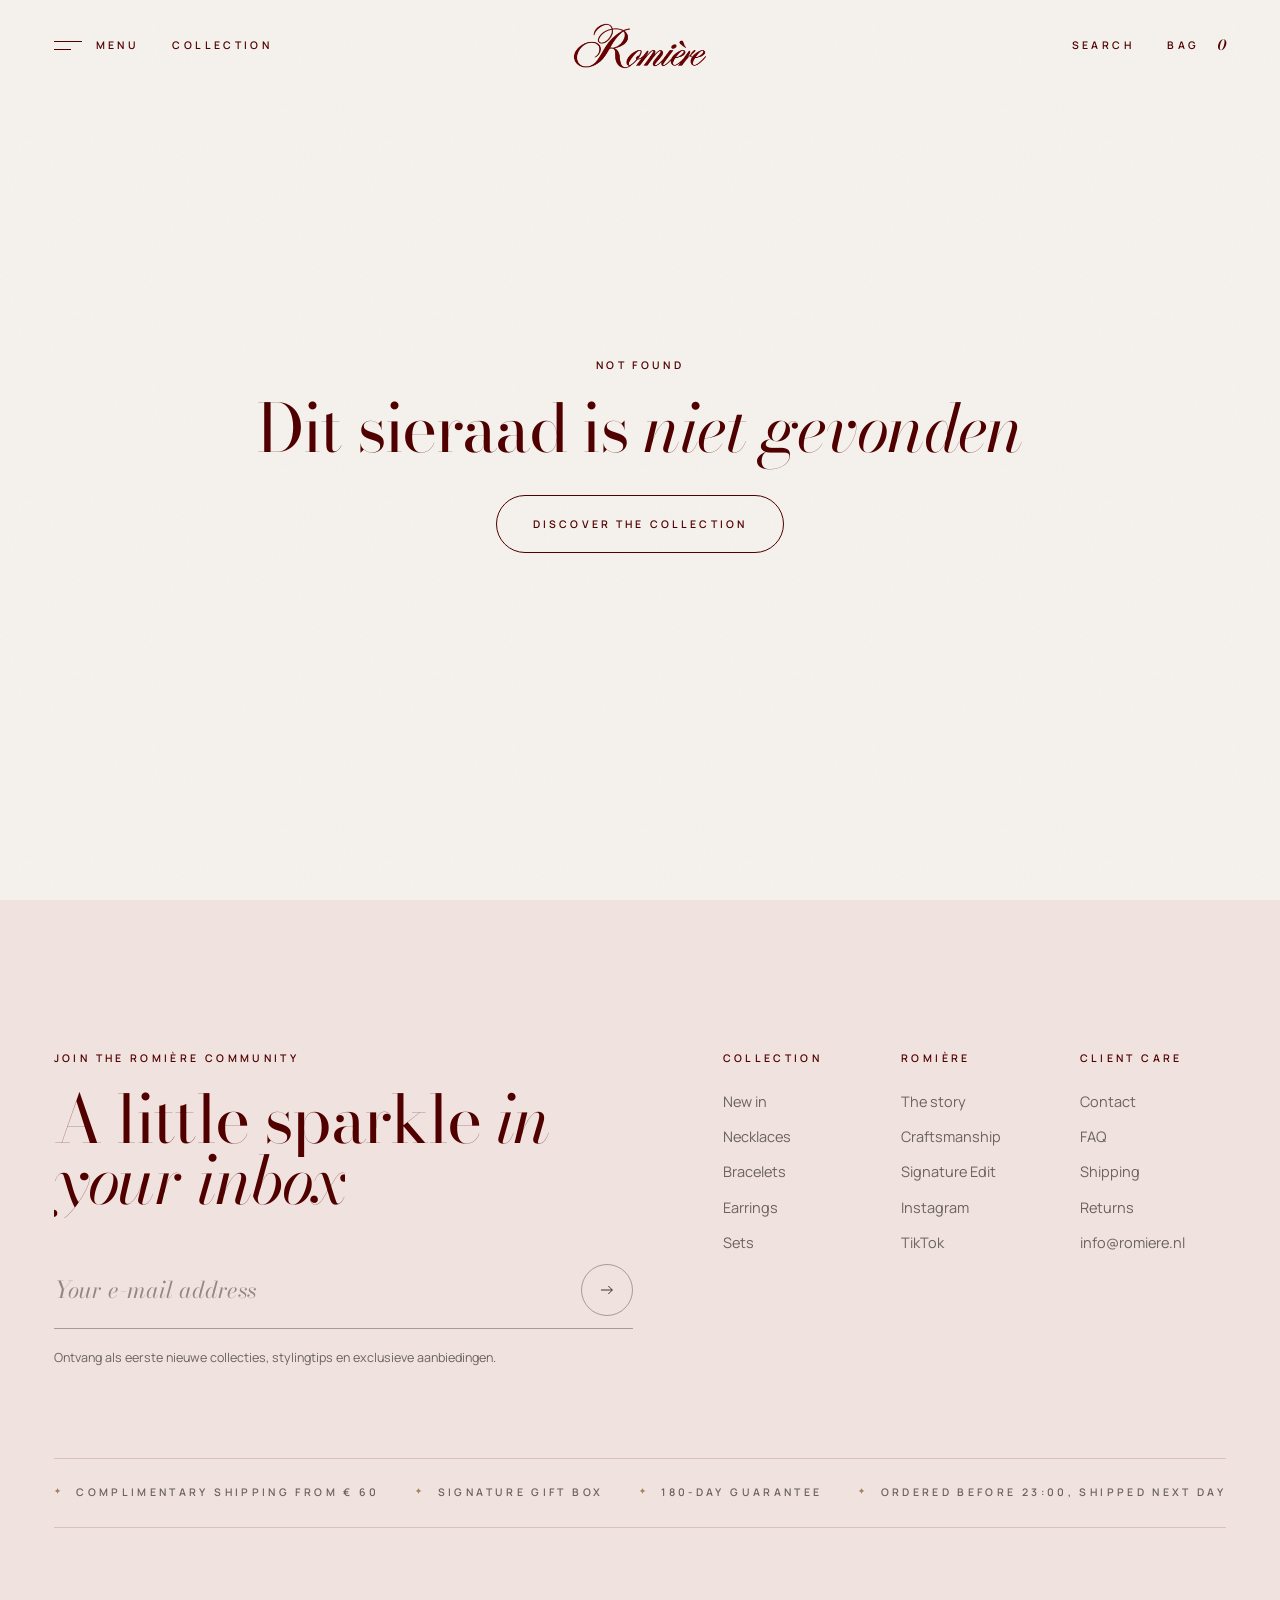
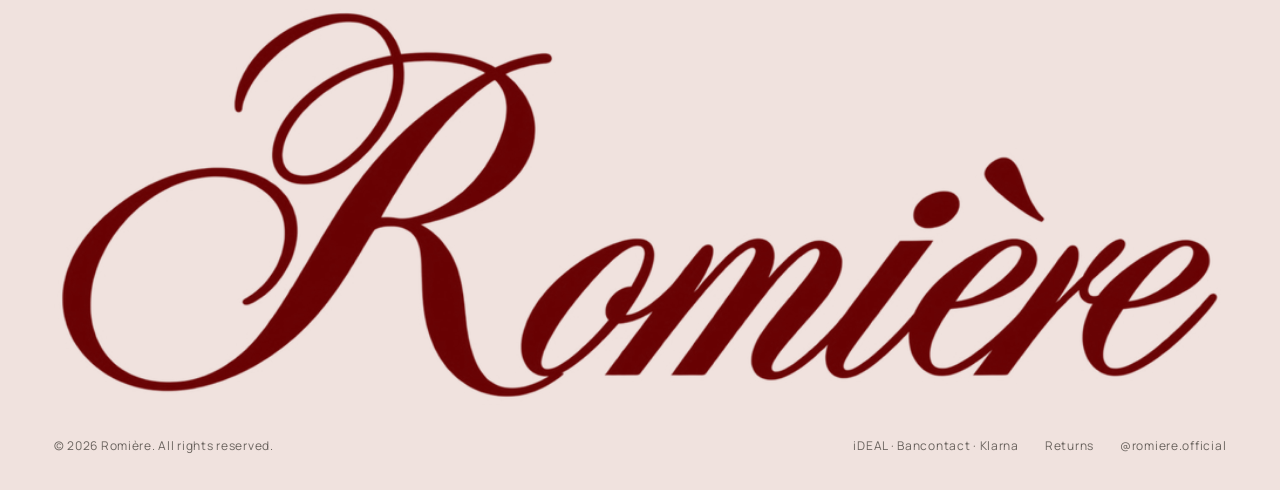
<file: product.html>
<!doctype html>
<html lang="nl">
<head>
  <meta charset="utf-8">
  <meta name="viewport" content="width=device-width, initial-scale=1">
  <title>Romière</title>
  <meta name="description" content="Romière — jewellery for confidence, elegance and individuality.">
  <meta name="theme-color" content="#f7f3ee">
  <link rel="icon" type="image/png" href="assets/img/brand/favicon.png">
  <link rel="apple-touch-icon" href="assets/img/brand/apple-touch-icon.png">
  <link rel="preconnect" href="https://fonts.googleapis.com">
  <link rel="preconnect" href="https://fonts.gstatic.com" crossorigin>
  <link rel="stylesheet" href="https://fonts.googleapis.com/css2?family=Bodoni+Moda:ital,opsz,wght@0,6..96,400..600;1,6..96,400..500&family=Manrope:wght@300;400;500;600&display=swap">
  <link rel="stylesheet" href="assets/css/style.css">
</head>
<body data-page="product" data-header="light">
  <main id="main" data-pdp></main>

  <script src="assets/js/catalog.js"></script>
  <script src="assets/js/main.js"></script>
</body>
</html>
</file>
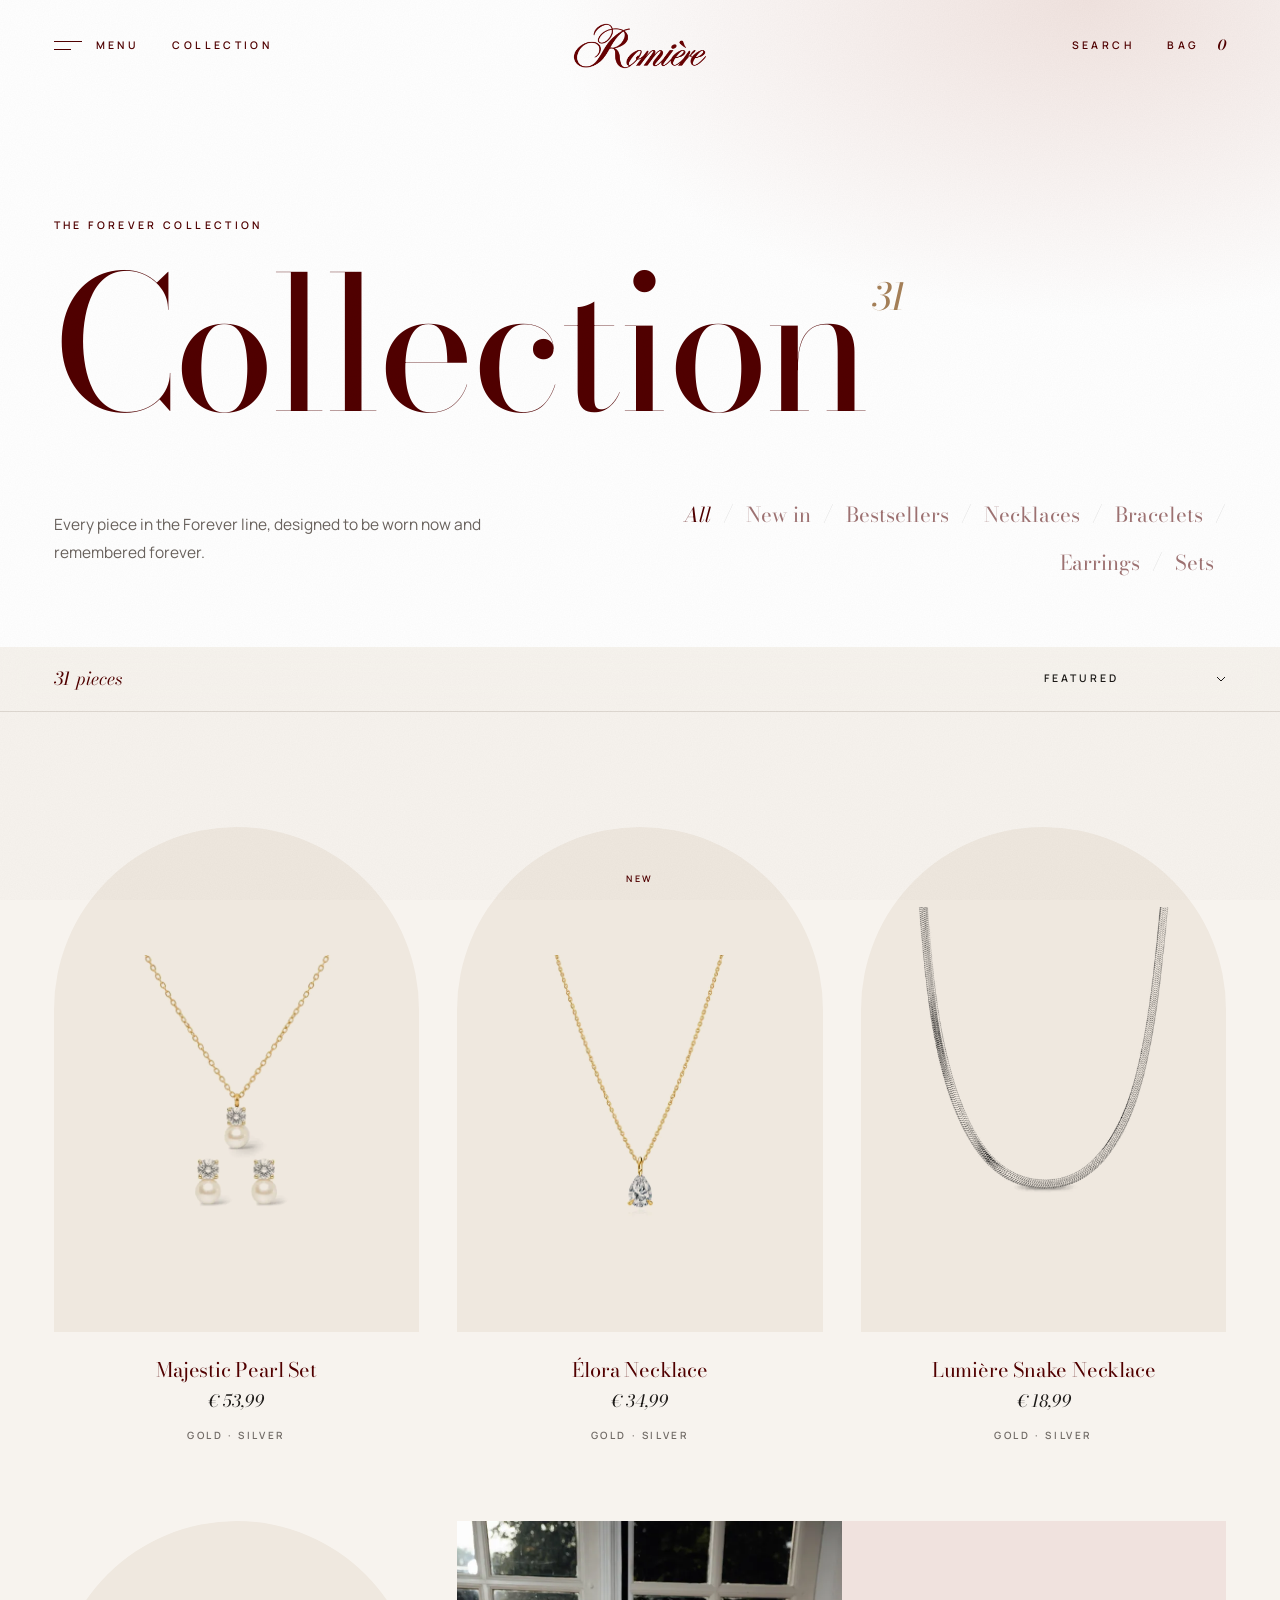
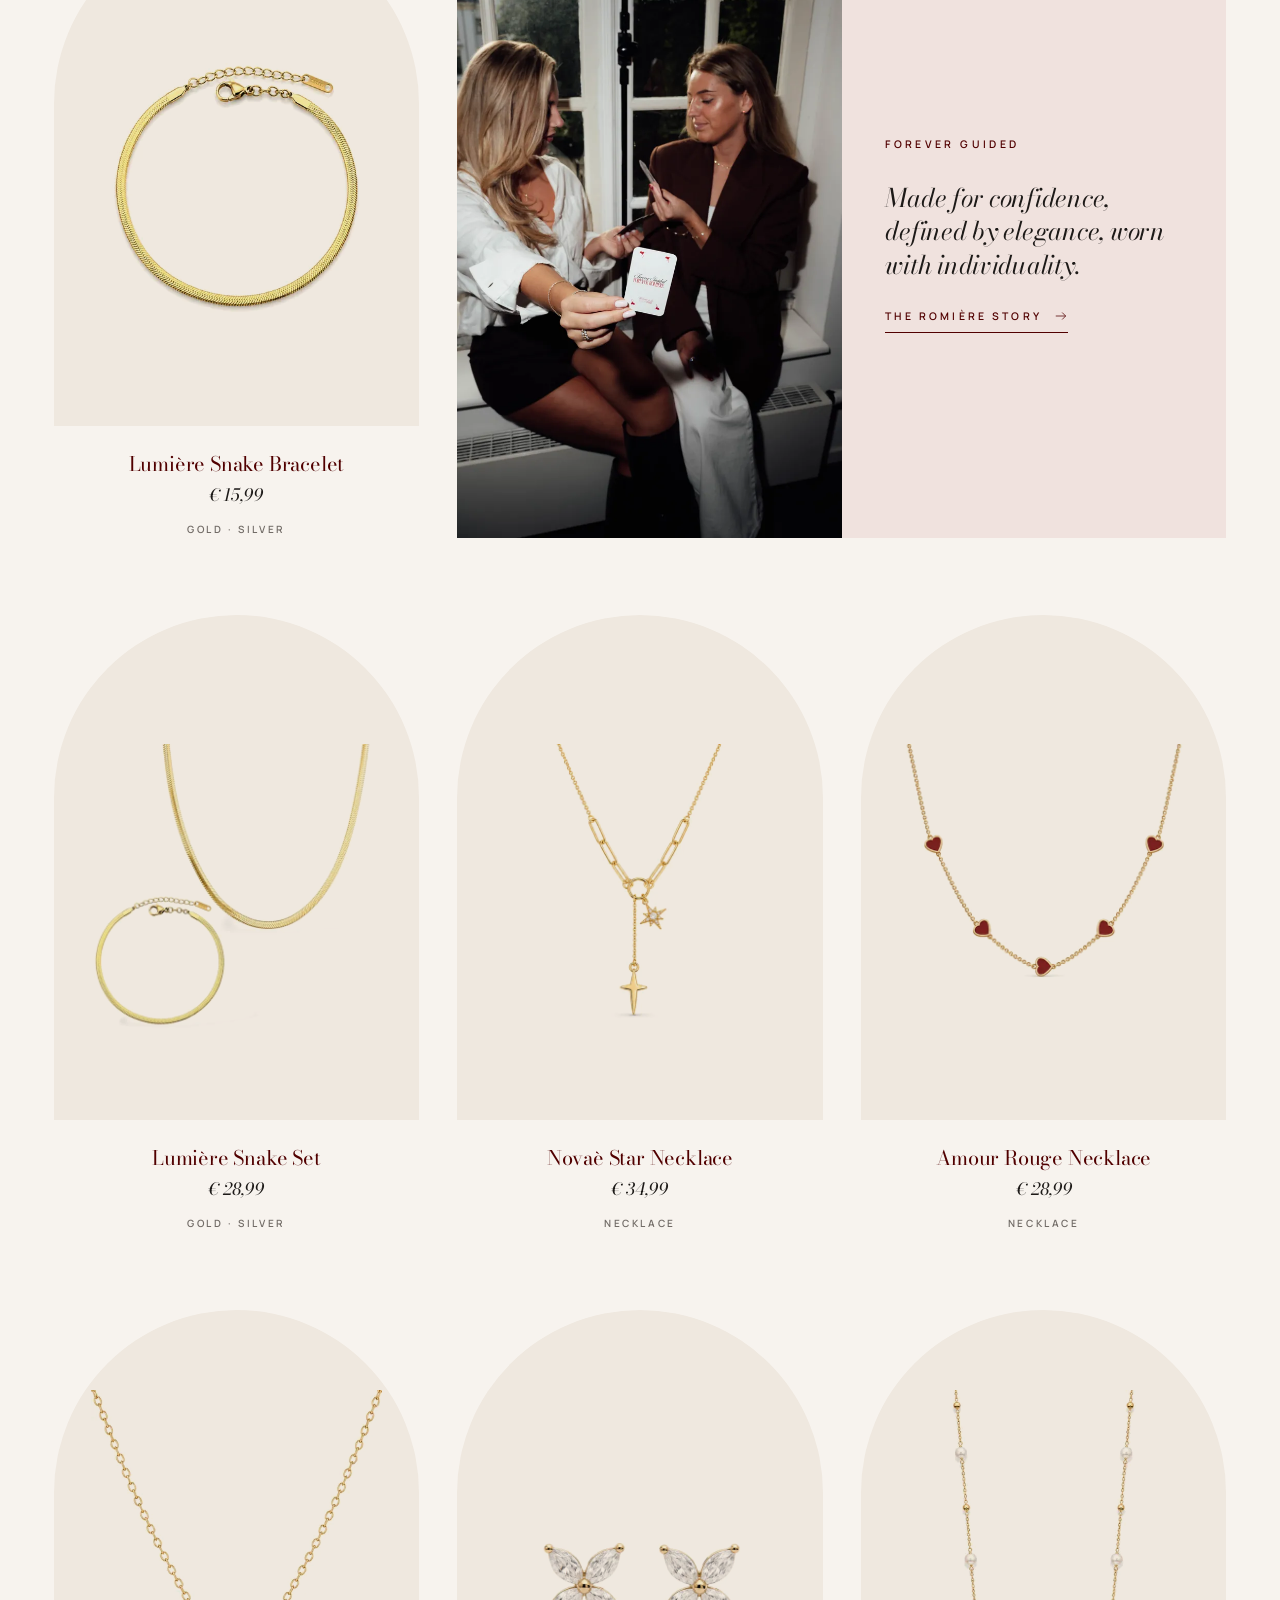
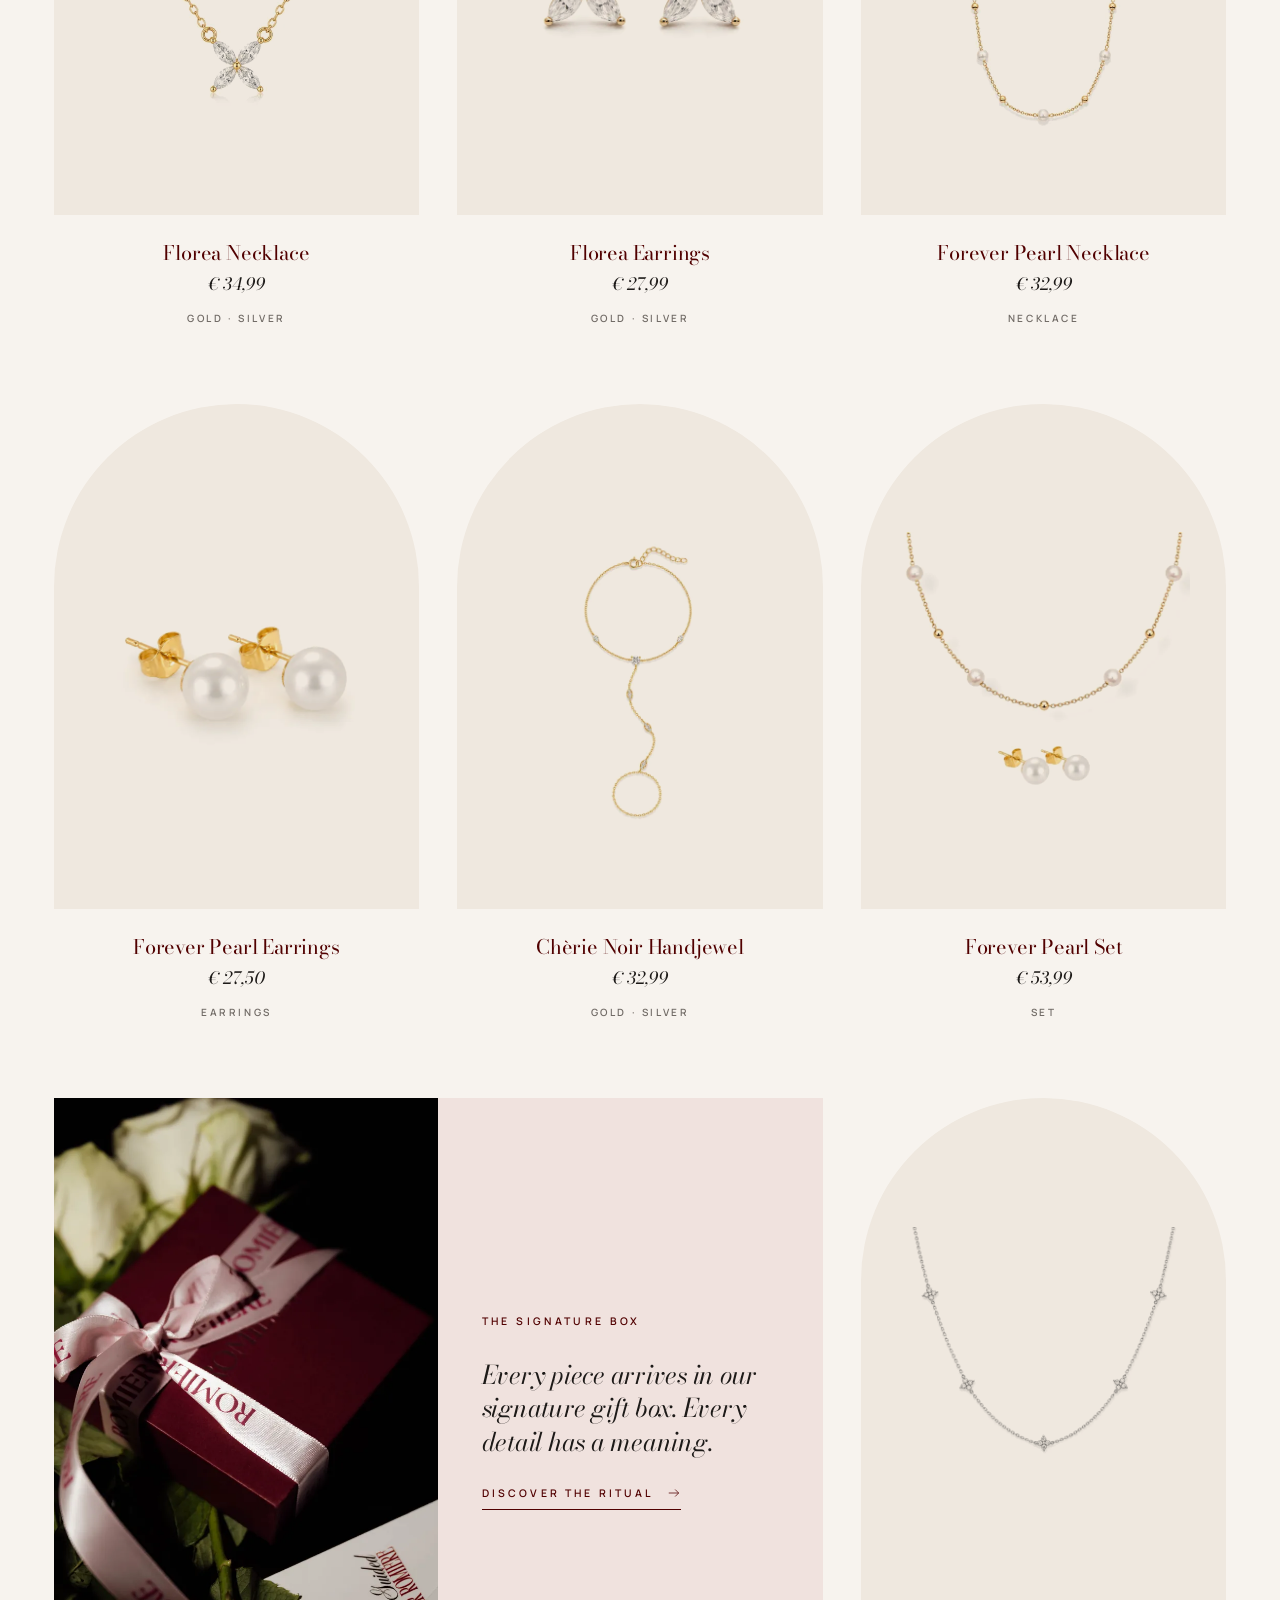
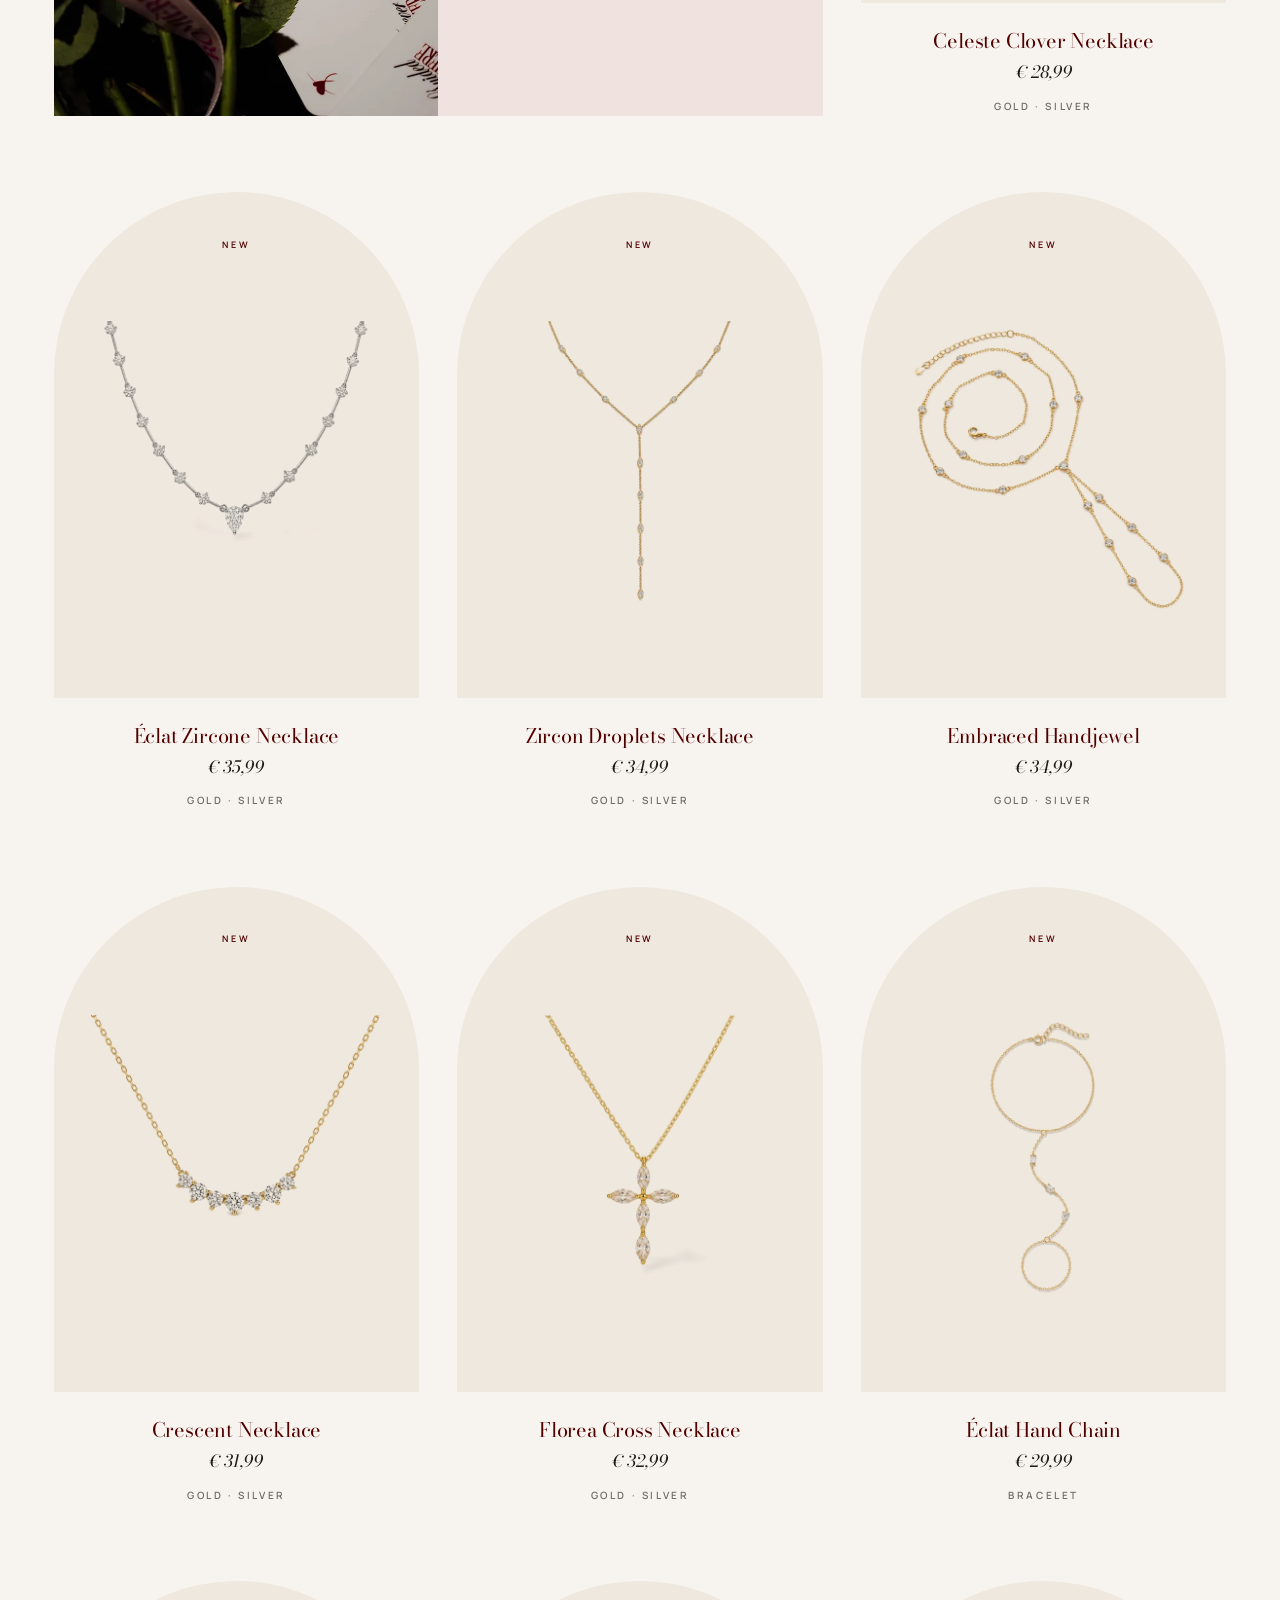
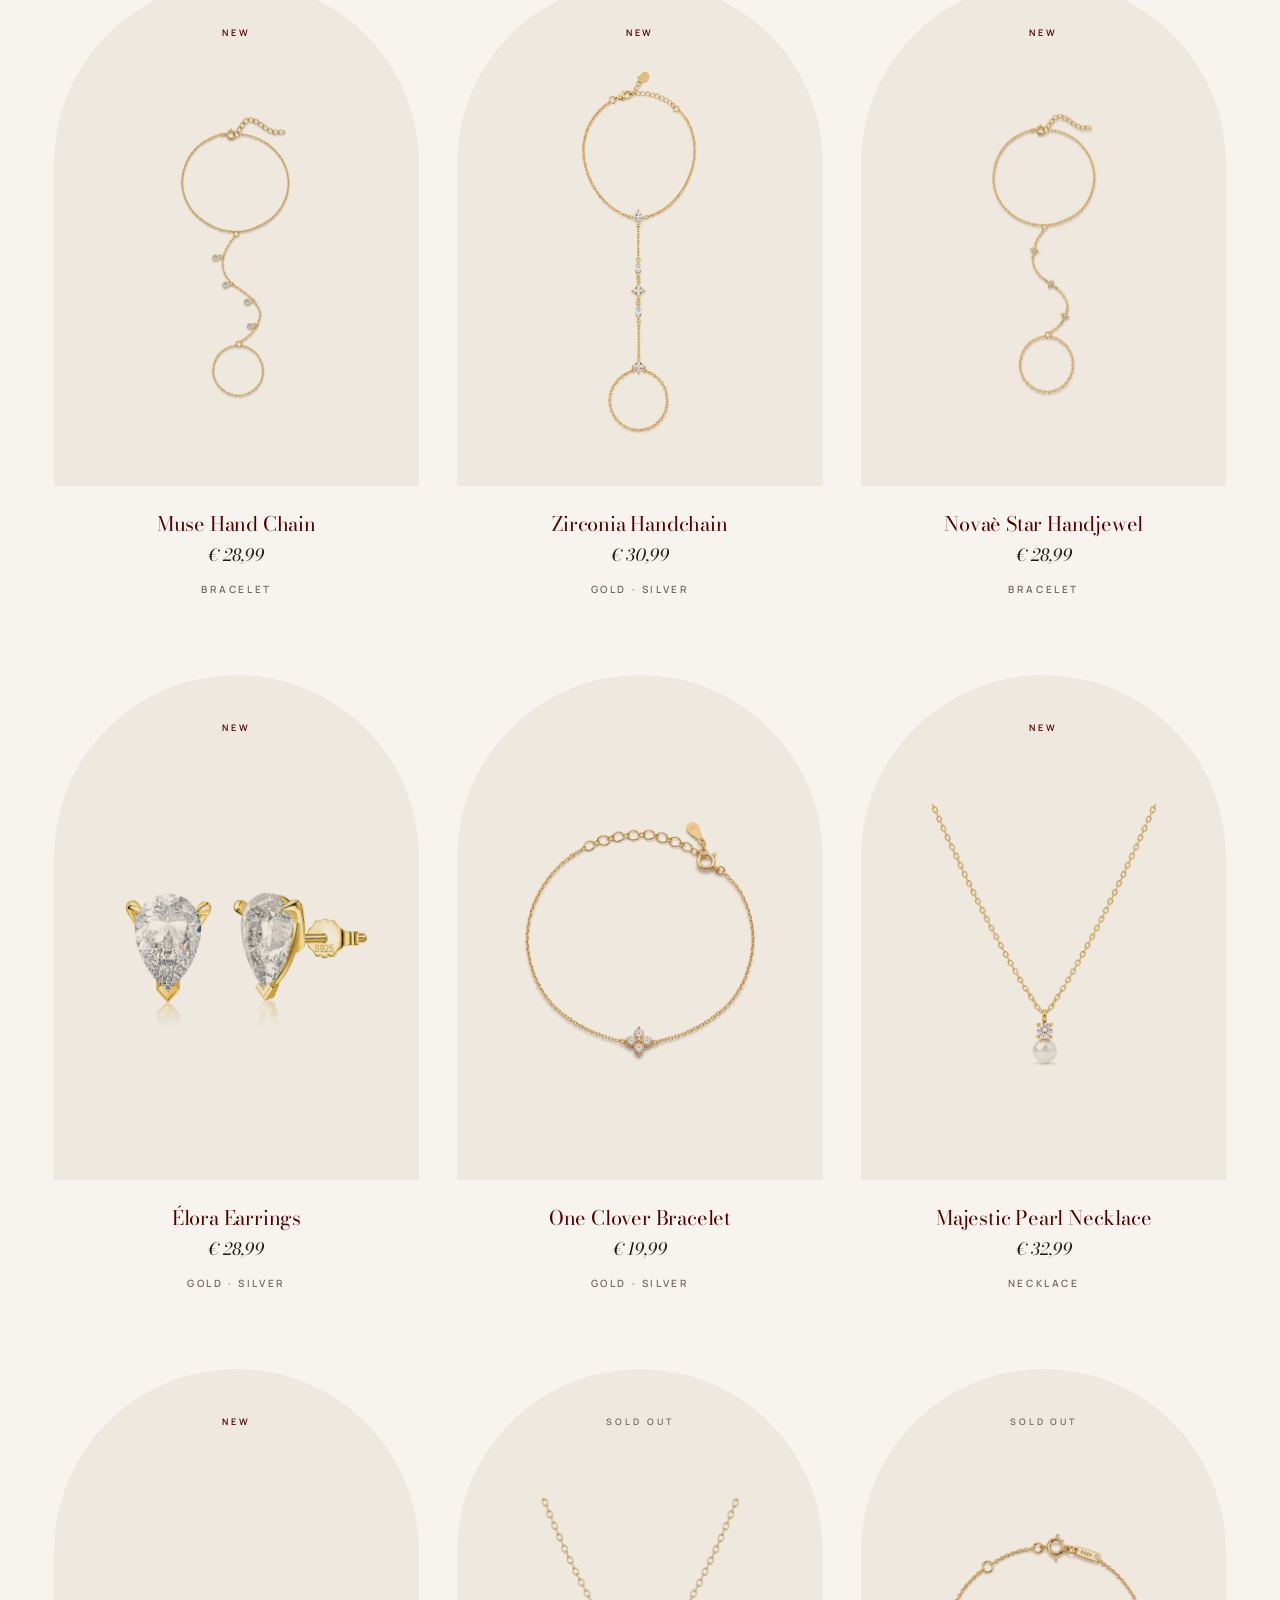
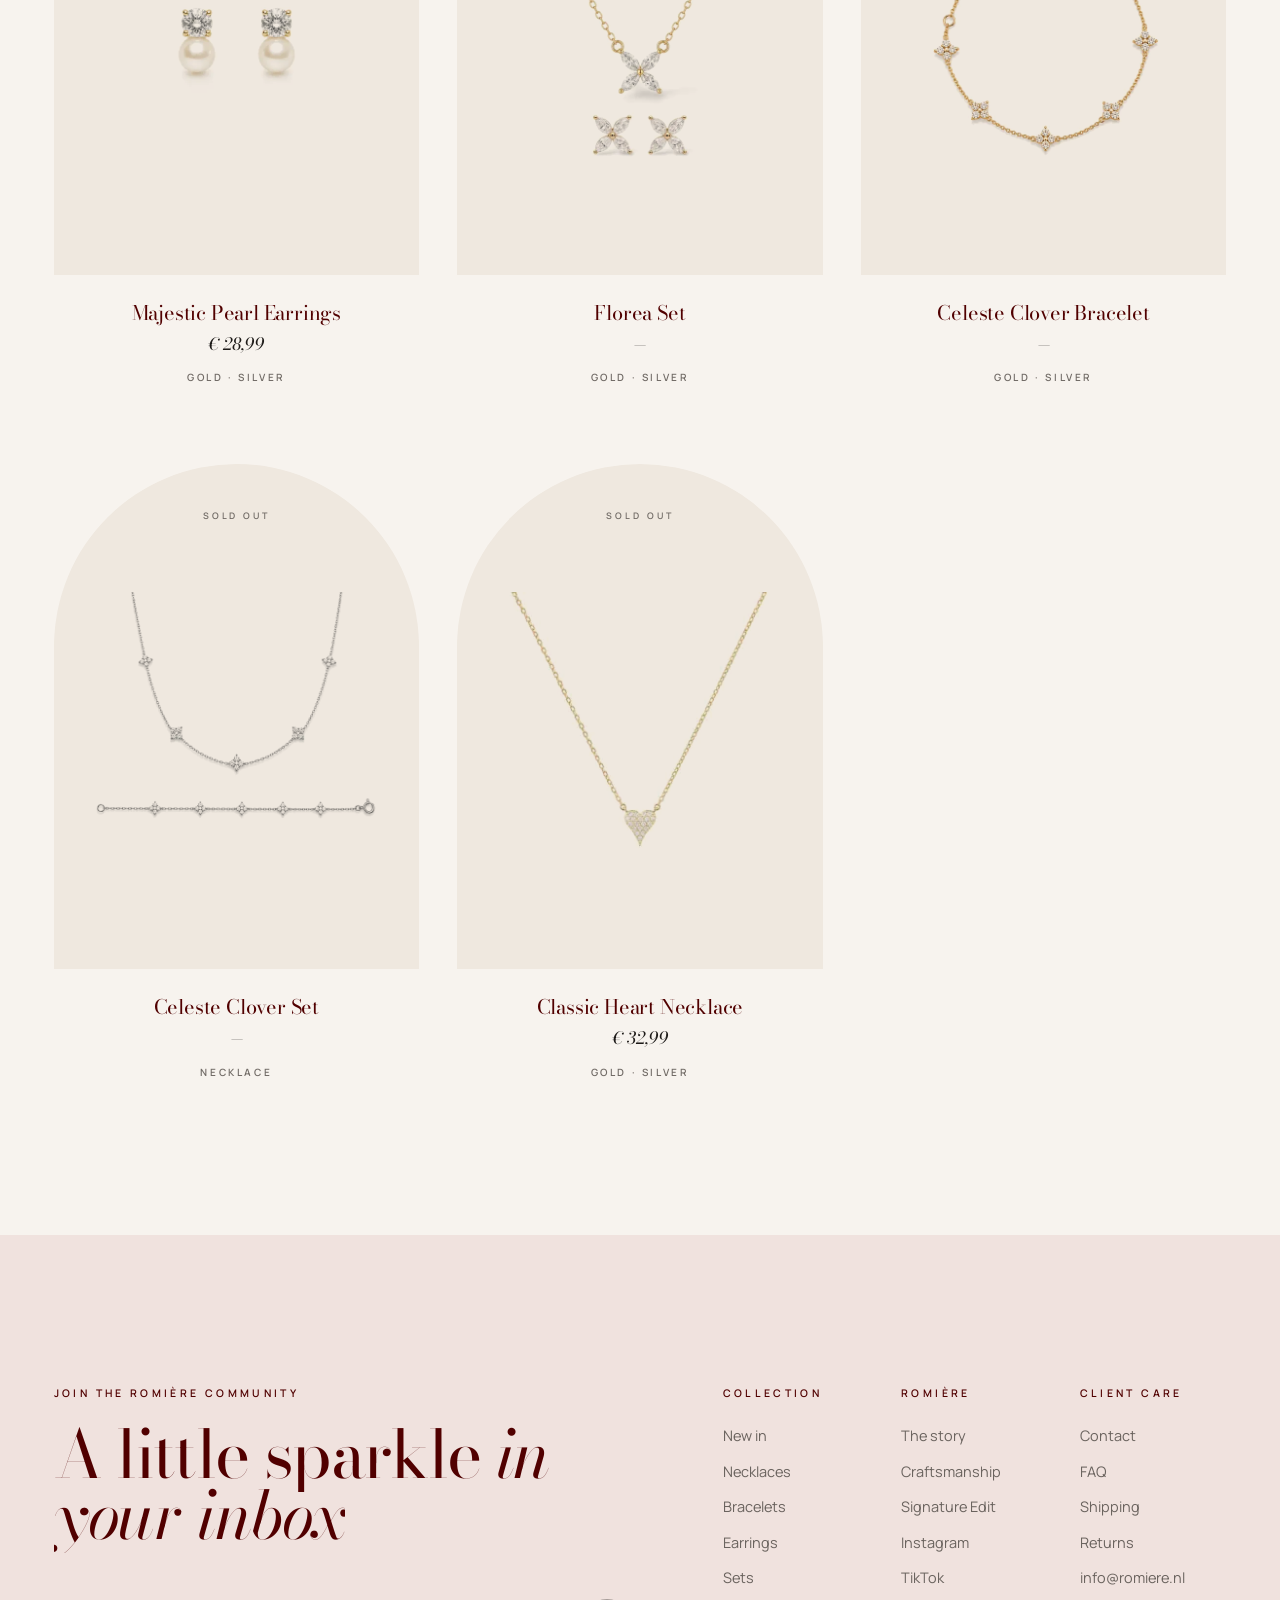
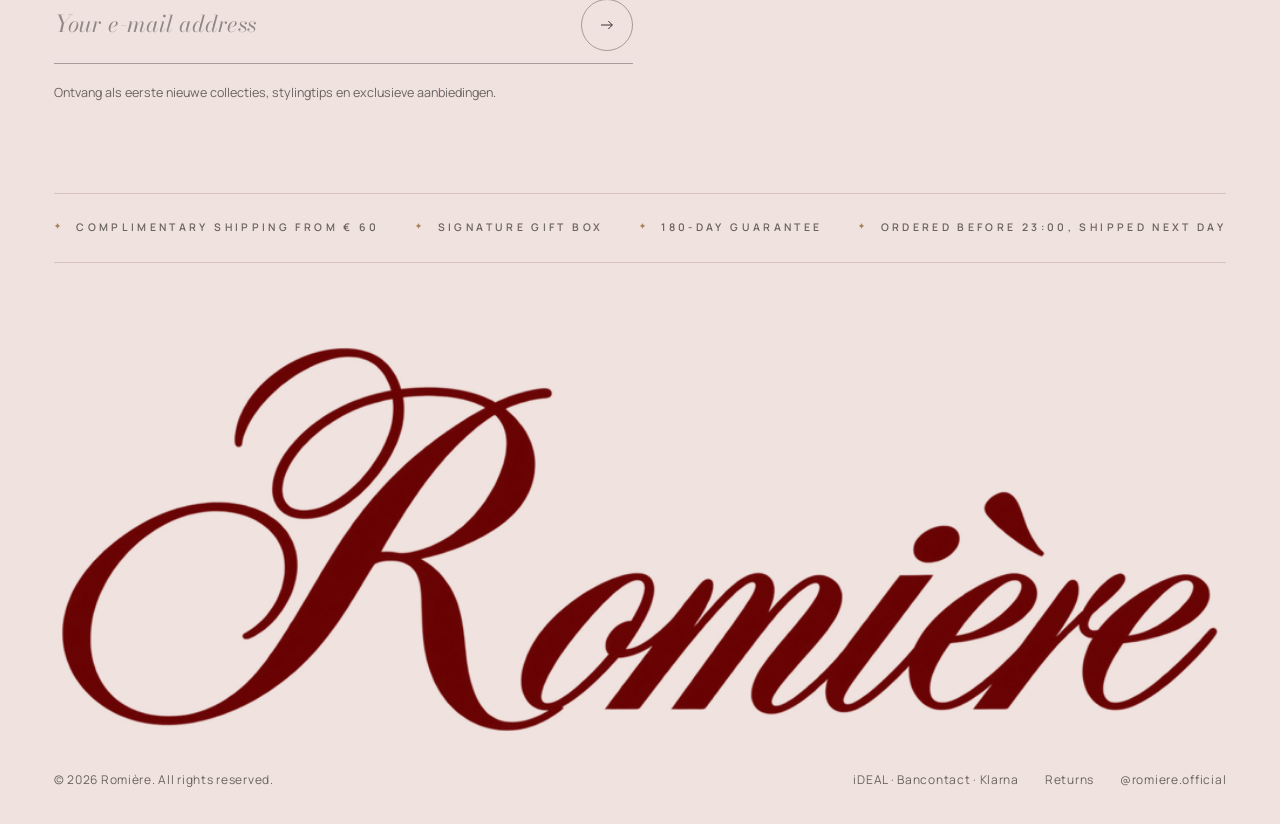
<file: shop.html>
<!doctype html>
<html lang="nl">
<head>
  <meta charset="utf-8">
  <meta name="viewport" content="width=device-width, initial-scale=1">
  <title>Collection — Romière</title>
  <meta name="description" content="De Romière Forever Collection: necklaces, bracelets, handjewels, earrings en sets in goud en zilver. Gratis verzending vanaf €60 naar NL, BE en DE.">
  <meta name="theme-color" content="#f7f3ee">
  <link rel="icon" type="image/png" href="assets/img/brand/favicon.png">
  <link rel="apple-touch-icon" href="assets/img/brand/apple-touch-icon.png">
  <link rel="preconnect" href="https://fonts.googleapis.com">
  <link rel="preconnect" href="https://fonts.gstatic.com" crossorigin>
  <link rel="stylesheet" href="https://fonts.googleapis.com/css2?family=Bodoni+Moda:ital,opsz,wght@0,6..96,400..600;1,6..96,400..500&family=Manrope:wght@300;400;500;600&display=swap">
  <link rel="stylesheet" href="assets/css/style.css">
</head>
<body data-page="shop">
  <main id="main">
    <section class="shop-hero t-white" data-theme="light">
      <div class="wrap">
        <p class="label accent" data-shop-eyebrow>The Forever Collection</p>
        <h1 class="display s-mega"><span data-shop-title>Collection</span><sup data-shop-sup></sup></h1>
        <div class="shop-hero__row">
          <p class="body-copy" data-shop-intro>Every piece in the Forever line, designed to be worn now and remembered forever.</p>
          <nav class="shop-cats" data-cats aria-label="Categorieën"></nav>
        </div>
      </div>
    </section>

    <div class="shop-bar t-light" data-theme="light">
      <div class="wrap shop-bar__inner">
        <span class="serif" data-shop-count></span>
        <label>
          <span class="visually-hidden">Sorteren</span>
          <select class="select" data-sort>
            <option value="featured">Featured</option>
            <option value="price-asc">Price, low to high</option>
            <option value="price-desc">Price, high to low</option>
            <option value="name">Name A–Z</option>
          </select>
        </label>
      </div>
    </div>

    <section class="shop-body t-light" data-theme="light">
      <div class="wrap">
        <div class="pieces" data-shop-grid></div>
      </div>
    </section>
  </main>

  <script src="assets/js/catalog.js"></script>
  <script src="assets/js/main.js"></script>
</body>
</html>
</file>
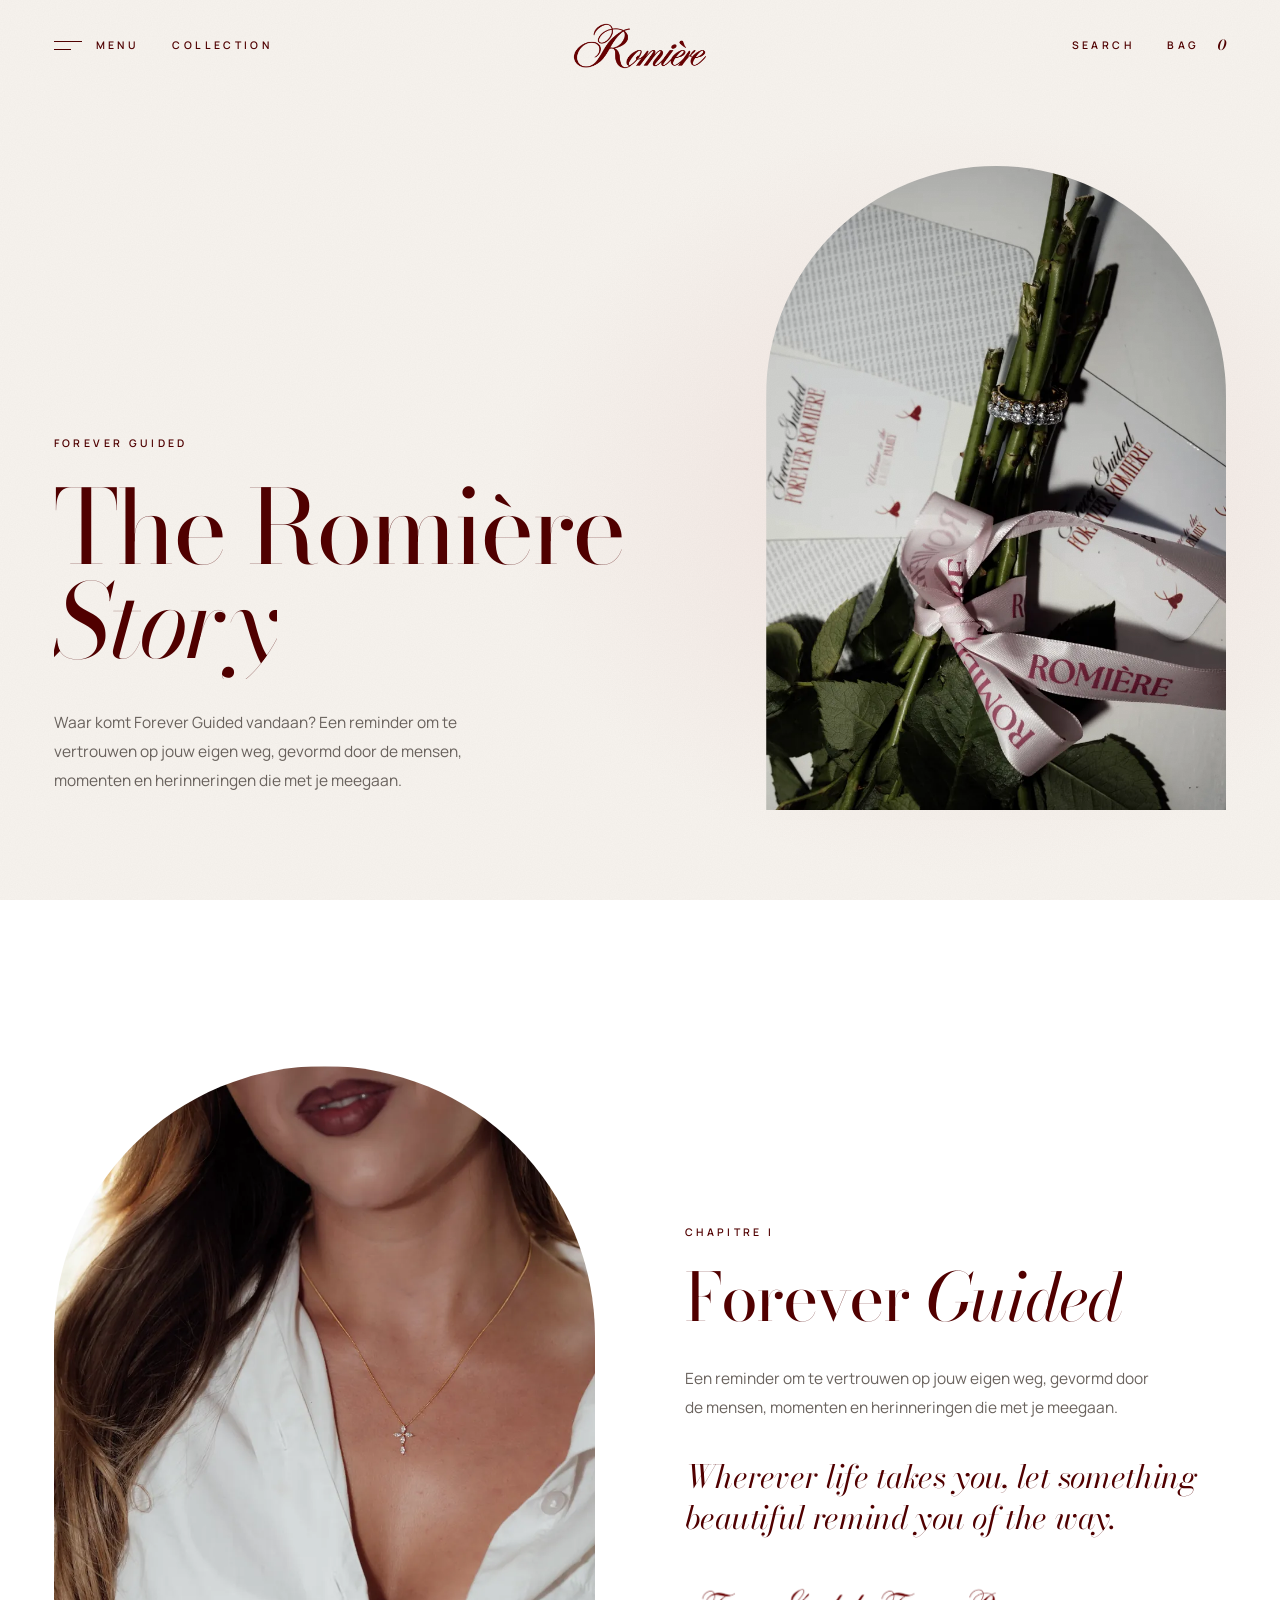
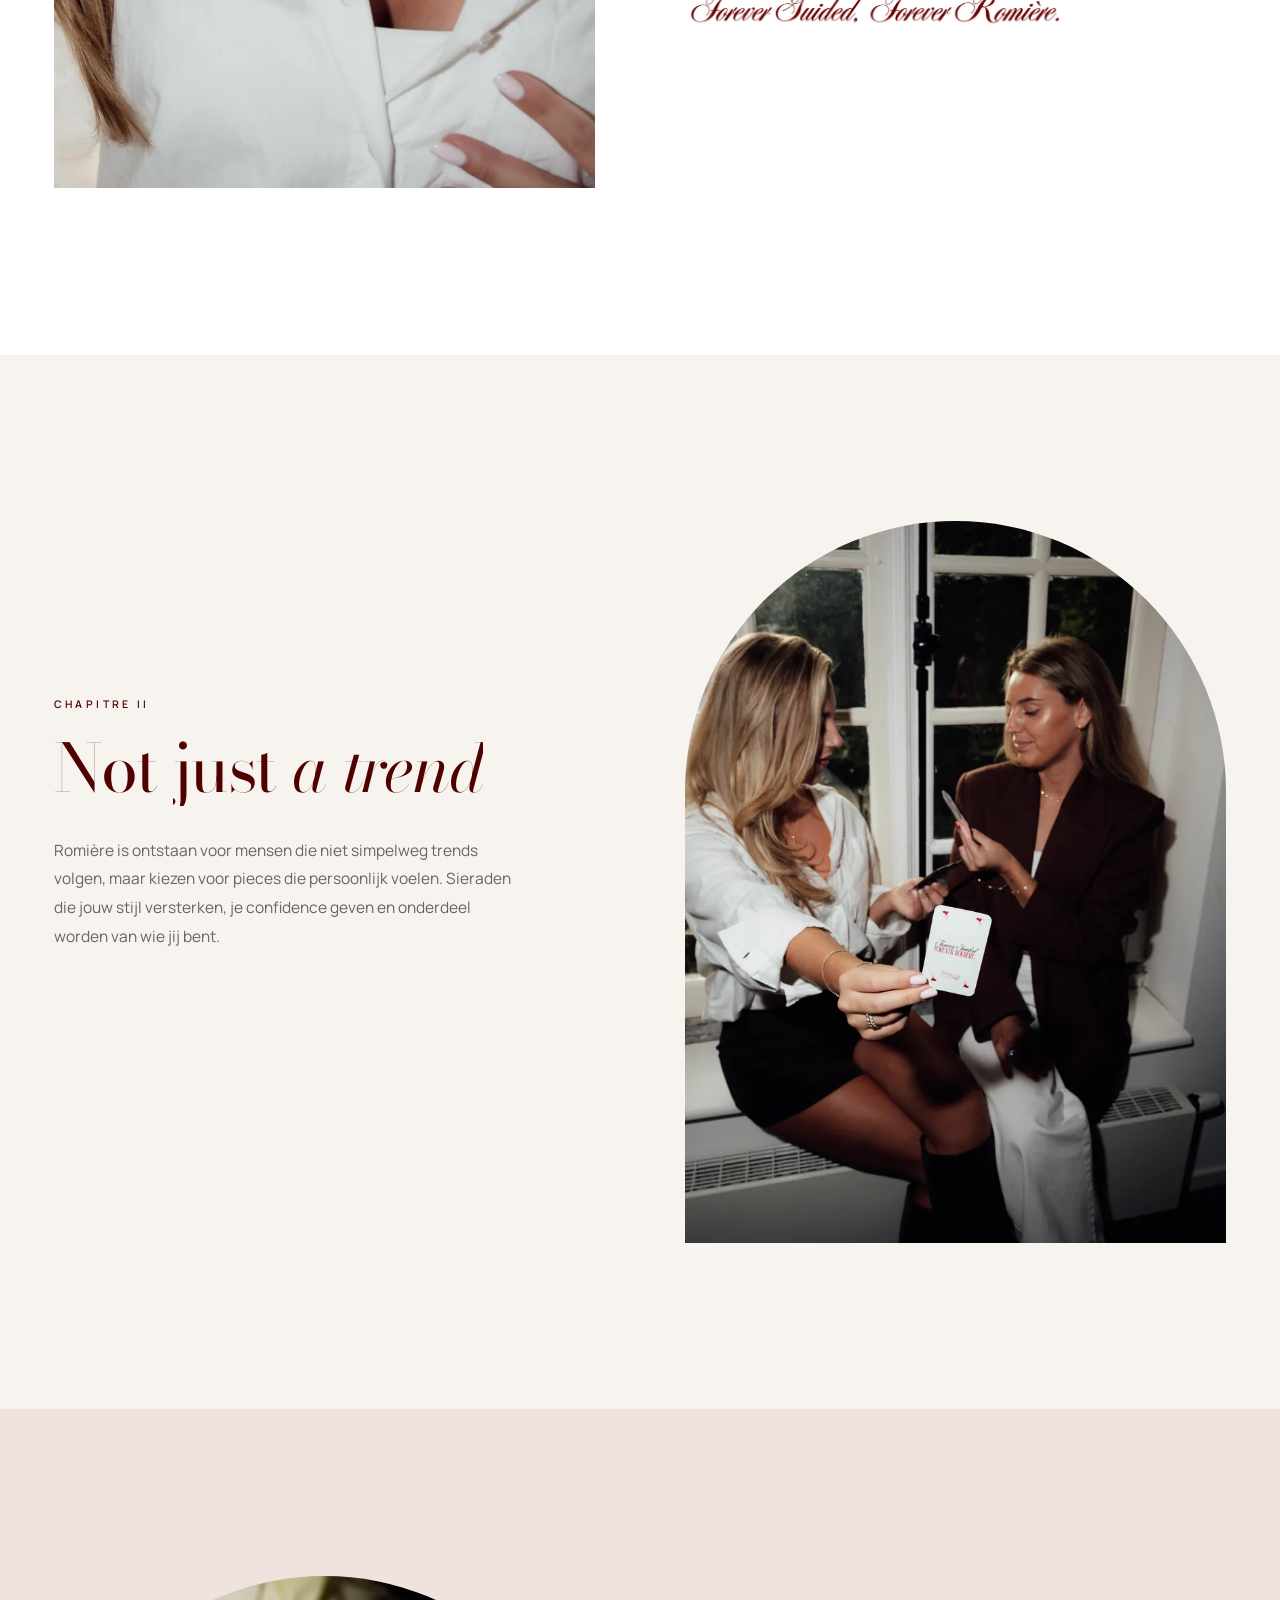
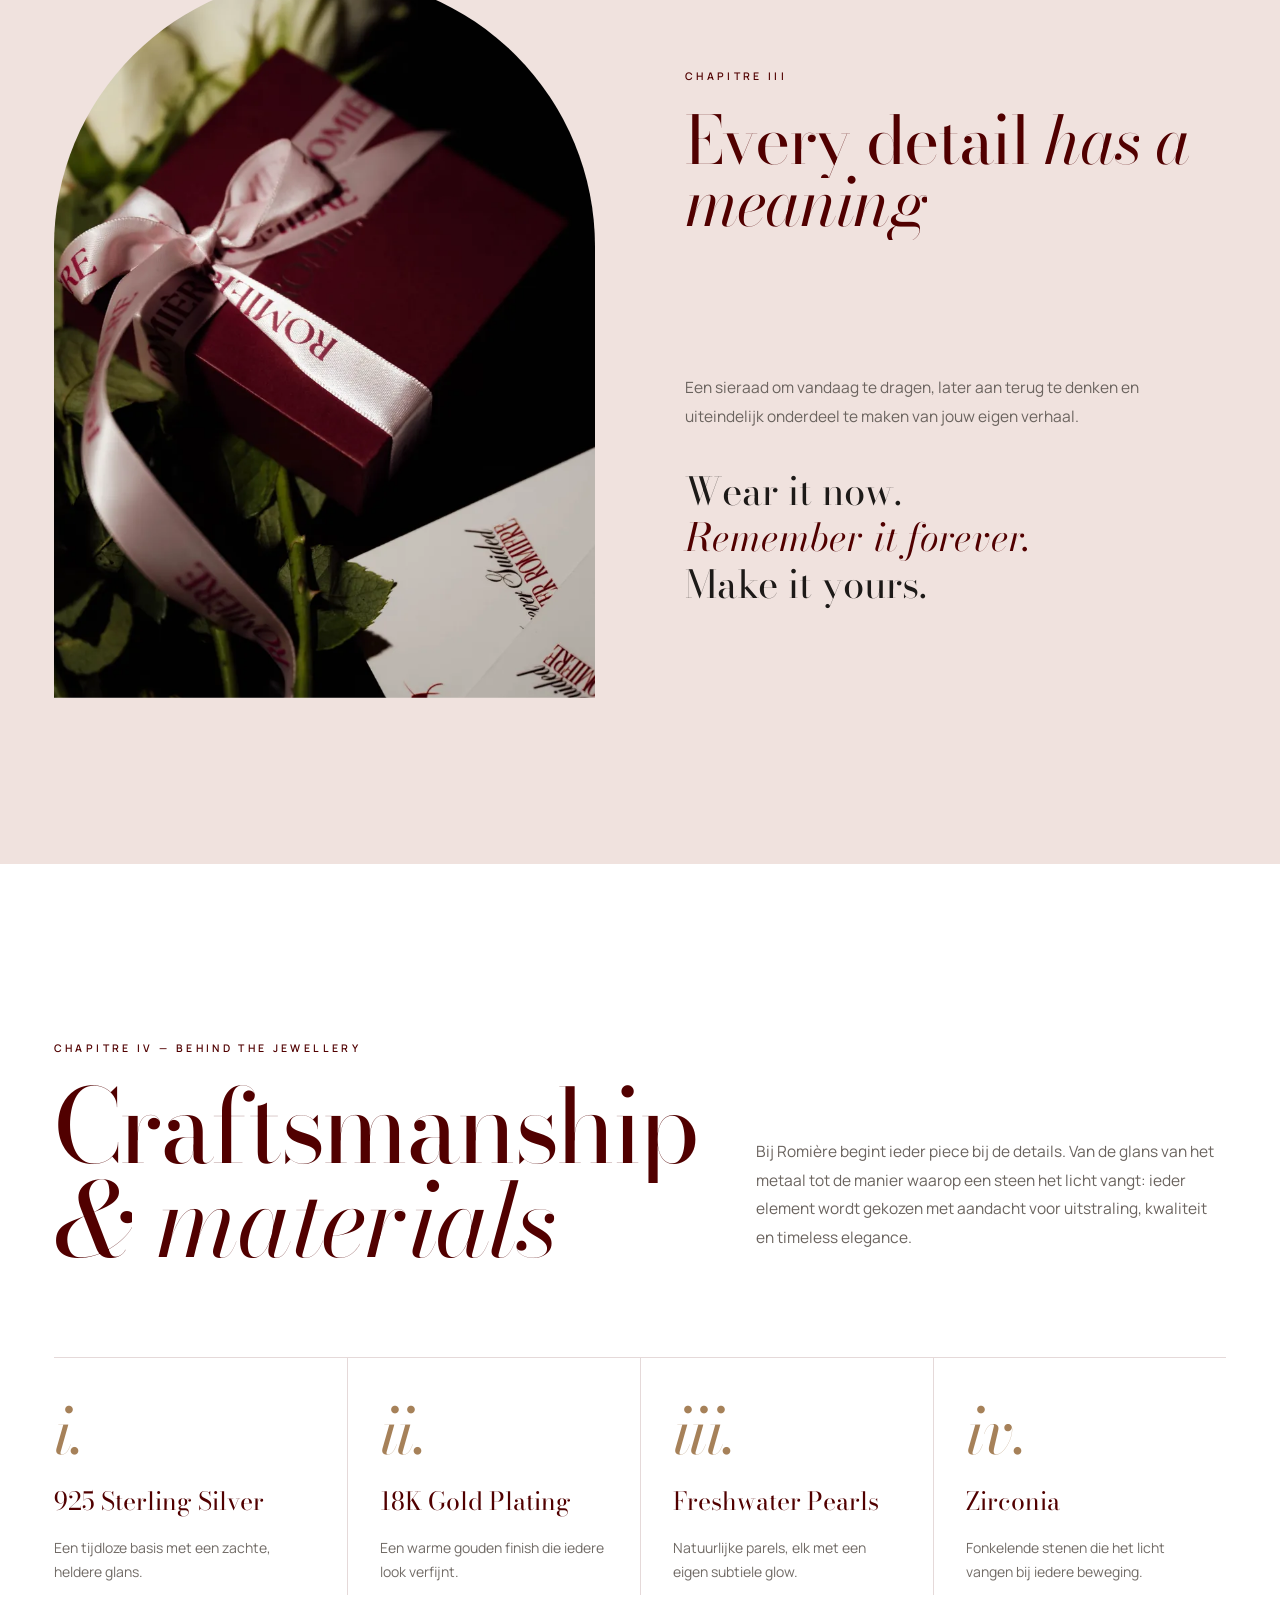
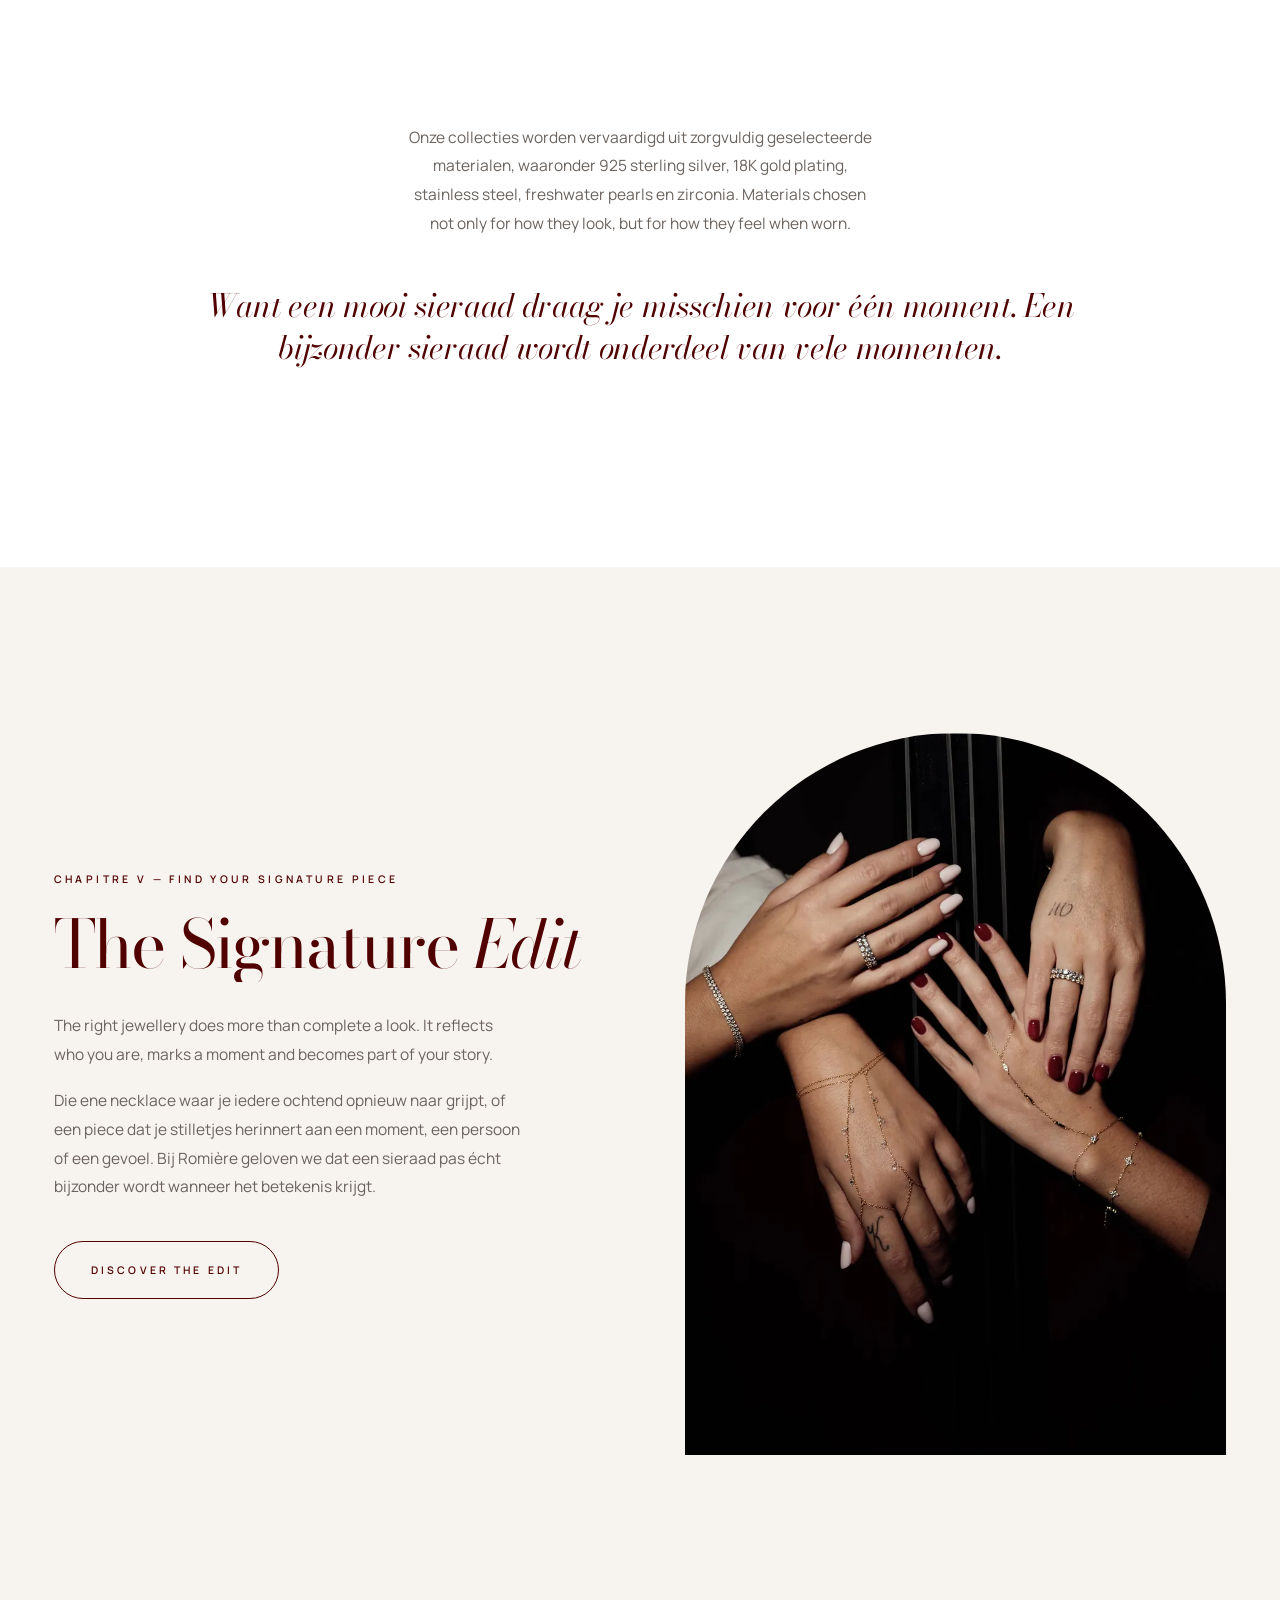
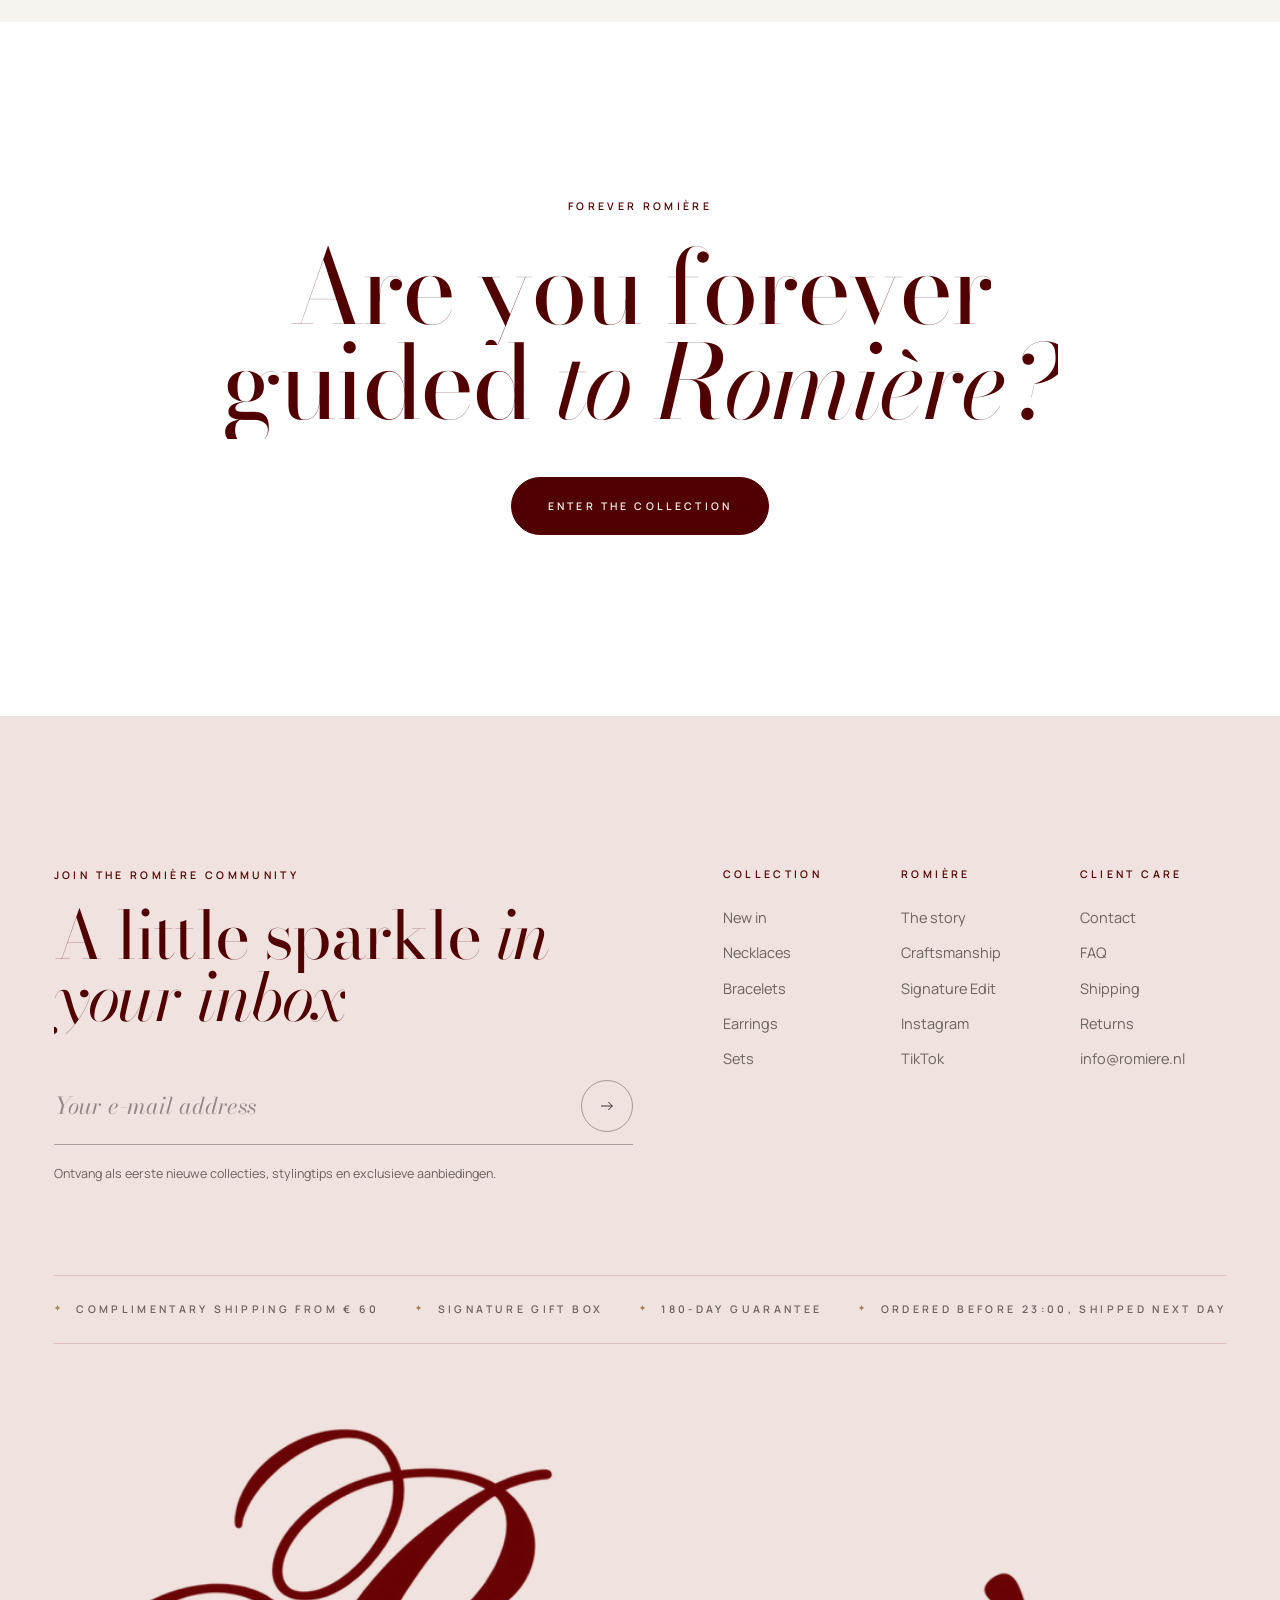
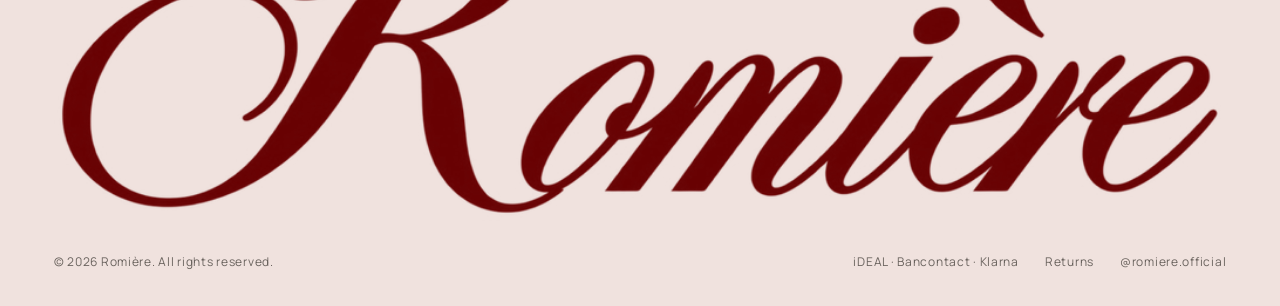
<file: story.html>
<!doctype html>
<html lang="nl">
<head>
  <meta charset="utf-8">
  <meta name="viewport" content="width=device-width, initial-scale=1">
  <title>The Romière Story — Forever Guided</title>
  <meta name="description" content="Waar komt Forever Guided vandaan? Het verhaal achter Romière, onze materialen en hoe je jouw signature piece vindt.">
  <meta name="theme-color" content="#f7f3ee">
  <link rel="icon" type="image/png" href="assets/img/brand/favicon.png">
  <link rel="apple-touch-icon" href="assets/img/brand/apple-touch-icon.png">
  <link rel="preconnect" href="https://fonts.googleapis.com">
  <link rel="preconnect" href="https://fonts.gstatic.com" crossorigin>
  <link rel="stylesheet" href="https://fonts.googleapis.com/css2?family=Bodoni+Moda:ital,opsz,wght@0,6..96,400..600;1,6..96,400..500&family=Manrope:wght@300;400;500;600&display=swap">
  <link rel="stylesheet" href="assets/css/style.css">
</head>
<body data-page="story">
  <main id="main">

    <section class="page-hero t-light" data-theme="light">
      <div>
        <p class="label accent">Forever guided</p>
        <h1 class="display s-xl" data-split>The Romière <em>Story</em></h1>
        <p class="body-copy" data-reveal>Waar komt Forever Guided vandaan? Een reminder om te vertrouwen op jouw eigen weg, gevormd door de mensen, momenten en herinneringen die met je meegaan.</p>
      </div>
      <figure class="page-hero__arch" data-reveal="mask">
        <img src="assets/img/editorial/ribbon-roses-1200.webp" alt="Witte rozen gebonden met een Romière lint" style="object-position:50% 40%">
      </figure>
    </section>

    <!-- Chapitre I -->
    <section class="chapter-split t-white" data-theme="light">
      <figure class="chapter-split__media"><div class="arch" data-reveal="mask"><img src="assets/img/editorial/necklace-portrait-1200.webp" alt="Portret met een fijne Romière ketting" loading="lazy"></div></figure>
      <div class="chapter-split__body">
        <p class="label accent" data-reveal>Chapitre I</p>
        <h2 class="display s-lg" data-split>Forever <em>Guided</em></h2>
        <p class="body-copy" data-reveal>Een reminder om te vertrouwen op jouw eigen weg, gevormd door de mensen, momenten en herinneringen die met je meegaan.</p>
        <p class="quote" data-reveal>Wherever life takes you, let something beautiful remind you of the way.</p>
        <img src="assets/img/brand/forever-guided-signature.png" alt="Forever Guided, Forever Romière." style="width:min(380px,90%);margin-top:44px" loading="lazy" data-reveal>
      </div>
    </section>

    <!-- Chapitre II -->
    <section class="chapter-split chapter-split--flip t-light" data-theme="light">
      <figure class="chapter-split__media"><div class="arch" data-reveal="mask"><img src="assets/img/editorial/the-edit-1200.webp" alt="Twee vrouwen bekijken samen een Romière kaart" loading="lazy"></div></figure>
      <div class="chapter-split__body">
        <p class="label accent" data-reveal>Chapitre II</p>
        <h2 class="display s-lg" data-split>Not just <em>a trend</em></h2>
        <p class="body-copy" data-reveal>Romière is ontstaan voor mensen die niet simpelweg trends volgen, maar kiezen voor pieces die persoonlijk voelen. Sieraden die jouw stijl versterken, je confidence geven en onderdeel worden van wie jij bent.</p>
        <p class="quote" data-reveal>Made for confidence, defined by elegance, worn with individuality.</p>
      </div>
    </section>

    <!-- Chapitre III -->
    <section class="chapter-split t-blush" data-theme="light">
      <figure class="chapter-split__media"><div class="arch" data-reveal="mask"><img src="assets/img/editorial/signature-box-1200.webp" alt="De wijnrode Romière signature box met roze lint" loading="lazy"></div></figure>
      <div class="chapter-split__body">
        <p class="label accent" data-reveal>Chapitre III</p>
        <h2 class="display s-lg" data-split>Every detail <em>has a meaning</em></h2>
        <p class="body-copy" data-reveal>Vanaf het moment dat je onze signature box opent, is ieder detail ontworpen om bijzonder te voelen. Van de verpakking tot het piece dat erin op je wacht.</p>
        <p class="body-copy" data-reveal>Een sieraad om vandaag te dragen, later aan terug te denken en uiteindelijk onderdeel te maken van jouw eigen verhaal.</p>
        <div class="lines3" data-reveal><span>Wear it now.</span><span>Remember it forever.</span><span>Make it yours.</span></div>
      </div>
    </section>

    <!-- Chapitre IV — Craftsmanship -->
    <section class="section t-white" id="craftsmanship" data-theme="light">
      <div class="wrap">
        <div class="section-head">
          <div>
            <p class="label accent">Chapitre IV — Behind the jewellery</p>
            <h2 class="display s-xl" data-split>Craftsmanship <em>&amp; materials</em></h2>
          </div>
          <p class="body-copy" data-reveal>Bij Romière begint ieder piece bij de details. Van de glans van het metaal tot de manier waarop een steen het licht vangt: ieder element wordt gekozen met aandacht voor uitstraling, kwaliteit en timeless elegance.</p>
        </div>
        <div class="materials">
          <div class="material" data-reveal><span class="display">i.</span><h3>925 Sterling Silver</h3><p>Een tijdloze basis met een zachte, heldere glans.</p></div>
          <div class="material" data-reveal data-delay="1"><span class="display">ii.</span><h3>18K Gold Plating</h3><p>Een warme gouden finish die iedere look verfijnt.</p></div>
          <div class="material" data-reveal data-delay="2"><span class="display">iii.</span><h3>Freshwater Pearls</h3><p>Natuurlijke parels, elk met een eigen subtiele glow.</p></div>
          <div class="material" data-reveal data-delay="3"><span class="display">iv.</span><h3>Zirconia</h3><p>Fonkelende stenen die het licht vangen bij iedere beweging.</p></div>
        </div>
        <div class="narrow" style="text-align:center;margin-top:clamp(90px,10vw,160px)">
          <p class="body-copy" style="margin:0 auto" data-reveal>Onze collecties worden vervaardigd uit zorgvuldig geselecteerde materialen, waaronder 925 sterling silver, 18K gold plating, stainless steel, freshwater pearls en zirconia. Materials chosen not only for how they look, but for how they feel when worn.</p>
          <p class="quote" style="margin-top:48px;color:var(--wine)" data-reveal>Want een mooi sieraad draag je misschien voor één moment. Een bijzonder sieraad wordt onderdeel van vele momenten.</p>
        </div>
      </div>
    </section>

    <!-- Chapitre V — The Signature Edit -->
    <section class="chapter-split chapter-split--flip t-light" id="signature-edit" data-theme="light">
      <figure class="chapter-split__media"><div class="arch" data-reveal="mask"><img src="assets/img/editorial/hands-layered-1200.webp" alt="Handen met gelaagde Romière handjewels en ringen" loading="lazy"></div></figure>
      <div class="chapter-split__body">
        <p class="label accent" data-reveal>Chapitre V — Find your signature piece</p>
        <h2 class="display s-lg" data-split>The Signature <em>Edit</em></h2>
        <p class="body-copy" data-reveal>The right jewellery does more than complete a look. It reflects who you are, marks a moment and becomes part of your story.</p>
        <p class="body-copy" data-reveal>Die ene necklace waar je iedere ochtend opnieuw naar grijpt, of een piece dat je stilletjes herinnert aan een moment, een persoon of een gevoel. Bij Romière geloven we dat een sieraad pas écht bijzonder wordt wanneer het betekenis krijgt.</p>
        <p style="margin-top:40px" data-reveal><a class="pill" href="shop.html#bestsellers"><span>Discover the edit</span></a></p>
      </div>
    </section>

    <section class="section t-white" data-theme="light" style="text-align:center">
      <div class="narrow">
        <p class="label accent" data-reveal>Forever Romière</p>
        <h2 class="display s-xl" style="margin:26px 0 48px" data-split>Are you forever guided <em>to Romière?</em></h2>
        <p data-reveal><a class="pill pill--solid" href="shop.html"><span>Enter the collection</span></a></p>
      </div>
    </section>

  </main>

  <script src="assets/js/catalog.js"></script>
  <script src="assets/js/main.js"></script>
</body>
</html>
</file>
<file: assets/css/style.css>
/* ==========================================================================
   Romière — Maison
   A cinematic, editorial design system in the Romière house colours.
   ========================================================================== */

:root {
  /* House colours (romiere.nl) */
  --wine: #510000;
  --ink: #1d1a18;
  --ivory: #f7f3ee;
  --sand: #e7ddd2;
  --gold: #a68159;
  --muted: #716b66;
  --line: #ded8d1;

  /* Derived tones */
  --wine-deep: #3b0000;
  --frame: #efe8df;
  --blush: #f0e2de;
  --white: #fff;
  --soft: #6a635e;
  --on-light-soft: rgba(81, 0, 0, .15);

  --display: "Bodoni Moda", "Didot", "Bodoni 72", Georgia, serif;
  --sans: "Manrope", "Helvetica Neue", Arial, sans-serif;

  --ease: cubic-bezier(.65, 0, .35, 1);
  --ease-out: cubic-bezier(.16, 1, .3, 1);
  --gutter: clamp(18px, 4.2vw, 72px);
  --hdr: 92px;
}

/* ---------- Base ---------- */
*, *::before, *::after { box-sizing: border-box; }
html { background: var(--ivory); -webkit-text-size-adjust: 100%; scroll-behavior: smooth; }
body {
  margin: 0;
  background: var(--ivory);
  color: var(--ink);
  font-family: var(--sans);
  font-size: 15px;
  font-weight: 400;
  line-height: 1.75;
  -webkit-font-smoothing: antialiased;
  -moz-osx-font-smoothing: grayscale;
  overflow-x: clip;
}
body.is-locked { overflow: hidden; }
img { display: block; max-width: 100%; height: auto; }
a { color: inherit; text-decoration: none; }
button { font: inherit; color: inherit; background: none; border: 0; padding: 0; cursor: pointer; }
input, select, textarea { font: inherit; color: inherit; }
::selection { background: var(--wine); color: var(--ivory); }
:focus-visible { outline: 1px solid var(--gold); outline-offset: 4px; }

/* Film grain */
body::after {
  content: "";
  position: fixed;
  inset: 0;
  z-index: 300;
  pointer-events: none;
  opacity: .04;
  background-image: url("data:image/svg+xml,%3Csvg xmlns='http://www.w3.org/2000/svg' width='180' height='180'%3E%3Cfilter id='n'%3E%3CfeTurbulence type='fractalNoise' baseFrequency='.85' numOctaves='2' stitchTiles='stitch'/%3E%3CfeColorMatrix values='0 0 0 0 0 0 0 0 0 0 0 0 0 0 0 0 0 0 .6 0'/%3E%3C/filter%3E%3Crect width='100%25' height='100%25' filter='url(%23n)'/%3E%3C/svg%3E");
}

.wrap { width: min(1560px, 100% - var(--gutter) * 2); margin-inline: auto; }
.narrow { width: min(980px, 100% - var(--gutter) * 2); margin-inline: auto; }
.visually-hidden { position: absolute !important; width: 1px; height: 1px; overflow: hidden; clip: rect(0 0 0 0); white-space: nowrap; }
.skip-link {
  position: fixed; top: 10px; left: 10px; z-index: 400;
  padding: 10px 18px; background: var(--ivory); color: var(--ink);
  transform: translateY(-200%); transition: transform .3s;
}
.skip-link:focus { transform: none; }

/* Themes */
.t-white { background: var(--white); color: var(--ink); }
.t-light { background: var(--ivory); color: var(--ink); }
.t-sand { background: var(--sand); color: var(--ink); }
.t-blush { background: var(--blush); color: var(--ink); }

/* ---------- Typography ---------- */
.display {
  margin: 0;
  color: var(--wine);
  font-family: var(--display);
  font-weight: 400;
  line-height: .92;
  letter-spacing: -.025em;
}
.display em, .serif em { font-style: italic; }
.display em { color: var(--wine); }
.s-mega { font-size: clamp(68px, 14.5vw, 260px); }
.s-xl { font-size: clamp(50px, 8vw, 138px); }
.s-lg { font-size: clamp(40px, 5.2vw, 88px); }
.s-md { font-size: clamp(30px, 3.1vw, 52px); line-height: 1; }
.serif { font-family: var(--display); font-weight: 400; }
.quote {
  font-family: var(--display);
  font-style: italic;
  font-size: clamp(24px, 2.5vw, 40px);
  line-height: 1.3;
  letter-spacing: -.01em;
}
.label {
  font-family: var(--sans);
  font-size: 10.5px;
  font-weight: 600;
  letter-spacing: .32em;
  text-transform: uppercase;
  line-height: 1.5;
}
.label.accent { color: var(--wine); }
.body-copy { max-width: 470px; font-size: 15.5px; line-height: 1.85; }
.body-copy { color: var(--soft); }
.roman { font-family: var(--display); font-style: italic; font-size: 17px; }

/* Split-word reveal */
.w { display: inline-block; overflow: hidden; vertical-align: top; padding-bottom: .1em; margin-bottom: -.1em; }
.w > span { display: inline-block; transform: translateY(108%); transition: transform 1.3s var(--ease-out); }
.is-in .w > span { transform: none; }

/* Reveal */
[data-reveal] { opacity: 0; transform: translateY(40px); transition: opacity 1.3s var(--ease-out), transform 1.3s var(--ease-out); }
[data-reveal].is-in { opacity: 1; transform: none; }
[data-reveal="mask"] { opacity: 1; transform: none; clip-path: inset(100% 0 0 0); transition: clip-path 1.6s var(--ease-out); }
[data-reveal="mask"].is-in { clip-path: inset(0 0 0 0); }
[data-reveal="mask"] img { transform: scale(1.22); transition: transform 2.2s var(--ease-out); }
[data-reveal="mask"].is-in img { transform: scale(1); }
[data-delay="1"] { transition-delay: .12s; }
[data-delay="2"] { transition-delay: .24s; }
[data-delay="3"] { transition-delay: .36s; }

/* ---------- Buttons & links ---------- */
.pill {
  position: relative;
  display: inline-flex;
  align-items: center;
  justify-content: center;
  gap: 14px;
  min-height: 58px;
  padding: 0 36px;
  border: 1px solid currentColor;
  border-radius: 999px;
  overflow: hidden;
  isolation: isolate;
  color: var(--wine);
  font-size: 10.5px;
  font-weight: 600;
  letter-spacing: .3em;
  text-transform: uppercase;
  transition: color .6s var(--ease-out), border-color .6s;
}
.pill::before {
  content: "";
  position: absolute;
  left: 50%; top: 100%;
  z-index: -1;
  width: 150%;
  aspect-ratio: 1;
  border-radius: 50%;
  background: var(--wine);
  transform: translate(-50%, 0) scale(0);
  transition: transform .8s var(--ease-out);
}
.pill:hover::before { transform: translate(-50%, -60%) scale(1); }
.pill:hover { color: var(--ivory); border-color: var(--wine); }
.pill--solid { background: var(--wine); color: var(--ivory); border-color: var(--wine); }
.pill--solid::before { background: var(--ink) !important; }
.pill--solid:hover { color: var(--ivory) !important; border-color: var(--ink) !important; }
.pill--ink { background: var(--ink); color: var(--ivory); border-color: var(--ink); }
.pill--ink::before { background: var(--wine) !important; }
.pill--ink:hover { color: var(--ivory) !important; border-color: var(--wine) !important; }
.pill--block { width: 100%; }
.pill[disabled] { opacity: .45; cursor: not-allowed; }
.pill[disabled]::before { display: none; }
.pill svg { width: 14px; height: 14px; stroke: currentColor; fill: none; stroke-width: 1.4; }

.uline {
  position: relative;
  display: inline-flex;
  align-items: center;
  gap: 12px;
  padding-bottom: 8px;
  color: var(--wine);
  font-size: 10.5px;
  font-weight: 600;
  letter-spacing: .3em;
  text-transform: uppercase;
}
.uline::after {
  content: "";
  position: absolute;
  left: 0; right: 0; bottom: 0;
  height: 1px;
  background: currentColor;
  transform-origin: right;
  transition: transform .7s var(--ease-out);
}
.uline:hover::after { transform: scaleX(0); }
.uline svg { width: 14px; height: 14px; stroke: currentColor; fill: none; stroke-width: 1.3; transition: transform .6s var(--ease-out); }
.uline:hover svg { transform: translateX(6px); }
.text-link { border-bottom: 1px solid currentColor; padding-bottom: 1px; }

/* Rotating badge */
.badge { position: relative; color: var(--wine); display: grid; place-items: center; width: 132px; height: 132px; }
.badge__ring { position: absolute; inset: 0; width: 100%; height: 100%; animation: spin 24s linear infinite; }
.badge__ring text { font-family: var(--sans); font-size: 8.4px; font-weight: 600; letter-spacing: .34em; text-transform: uppercase; fill: currentColor; }
.badge__core { width: 54px; height: 54px; display: grid; place-items: center; border: 1px solid currentColor; border-radius: 50%; transition: background .5s, color .5s; }
.badge__core svg { width: 16px; height: 16px; stroke: currentColor; fill: none; stroke-width: 1.3; }
.badge:hover .badge__core { background: var(--ink); color: var(--ivory); }
@keyframes spin { to { transform: rotate(360deg); } }

/* ---------- Header ---------- */
.hdr {
  position: fixed;
  inset: 0 0 auto;
  z-index: 90;
  height: calc(var(--hdr) + env(safe-area-inset-top, 0px));
  padding-top: env(safe-area-inset-top, 0px);
  color: var(--wine);
  border-bottom: 1px solid transparent;
  transition: transform .8s var(--ease-out), color .5s, background-color .5s, height .5s var(--ease-out), border-color .5s;
}
.hdr.is-hidden { transform: translateY(-100%); }
.hdr.on-light { color: var(--wine); }
.hdr.is-filled { height: calc(72px + env(safe-area-inset-top, 0px)); }
.hdr.is-filled.on-light { background: rgba(247, 243, 238, .86); -webkit-backdrop-filter: blur(14px); backdrop-filter: blur(14px); border-color: var(--on-light-soft); }
.hdr.is-forced { background: var(--ivory) !important; -webkit-backdrop-filter: none !important; backdrop-filter: none !important; }
.hdr__inner { height: 100%; display: grid; grid-template-columns: 1fr auto 1fr; align-items: center; }
.hdr__side { display: flex; align-items: center; gap: clamp(20px, 2.6vw, 44px); }
.hdr__side--right { justify-content: flex-end; }
.hdr__btn { display: inline-flex; align-items: center; gap: 14px; height: 44px; }
.hdr__btn sup { font-family: var(--display); font-style: italic; font-size: 14px; letter-spacing: 0; margin-left: 4px; text-transform: none; }
.burger { position: relative; width: 28px; height: 9px; }
.burger i { position: absolute; left: 0; height: 1px; background: currentColor; transition: width .6s var(--ease-out); }
.burger i:first-child { top: 0; width: 28px; }
.burger i:last-child { bottom: 0; width: 17px; }
.hdr__btn:hover .burger i:last-child { width: 28px; }
.hdr__logo { position: relative; display: block; }
.hdr__logo img { height: 46px; width: auto; transition: opacity .5s, height .5s var(--ease-out); }
.hdr.is-filled .hdr__logo img { height: 38px; }
.hdr__logo .logo-ink { position: absolute; top: 0; left: 0; opacity: 0; }
.hdr.on-light .hdr__logo .logo-ink { opacity: 1; }
.hdr.on-light .hdr__logo .logo-ivory { opacity: 0; }
.hdr__icon { display: none; }
.hdr__icon svg { width: 20px; height: 20px; stroke: currentColor; fill: none; stroke-width: 1.2; }

/* ---------- Menu overlay ---------- */
.menu {
  position: fixed;
  inset: 0;
  z-index: 120;
  background: var(--blush);
  color: var(--wine);
  clip-path: inset(0 0 100% 0);
  visibility: hidden;
  transition: clip-path 1s var(--ease), visibility 1s;
}
.menu.is-open { clip-path: inset(0 0 0 0); visibility: visible; }
.menu__inner {
  height: 100%;
  display: grid;
  grid-template-columns: 1.4fr 1fr;
  grid-template-rows: auto 1fr auto;
  column-gap: 6vw;
  padding: 0 var(--gutter);
  overflow-y: auto;
}
.menu__top { grid-column: 1 / -1; display: flex; justify-content: space-between; align-items: center; height: var(--hdr); }
.menu__top img { height: 40px; width: auto; }
.menu__nav { align-self: center; padding: 4vh 0; }
.menu__item { display: flex; align-items: baseline; gap: 28px; overflow: hidden; }
.menu__item .roman { width: 36px; flex: none; color: var(--gold); }
.menu__word {
  display: inline-block;
  padding: .04em 0 .1em;
  font-family: var(--display);
  font-size: clamp(42px, 6.2vw, 100px);
  line-height: 1;
  letter-spacing: -.025em;
  transform: translateY(115%);
  transition: transform 1.1s var(--ease-out), opacity .5s;
}
.menu.is-open .menu__word { transform: none; transition-delay: calc(.35s + var(--i, 0) * .07s), 0s; }
.menu__nav:hover .menu__word { opacity: .35; }
.menu__nav .menu__item:hover .menu__word { opacity: 1; font-style: italic; color: var(--wine); }
.menu__side { position: relative; align-self: center; justify-self: center; width: min(100%, 400px); }
.menu__visual { position: relative; margin: 0; aspect-ratio: 3 / 4.1; border-radius: 999px 999px 0 0; overflow: hidden; background: var(--ivory); }
.menu__visual img { position: absolute; inset: 0; width: 100%; height: 100%; object-fit: cover; opacity: 0; transform: scale(1.08); transition: opacity 1s var(--ease-out), transform 1.6s var(--ease-out); }
.menu__visual img.is-active { opacity: 1; transform: none; }
.menu__foot {
  grid-column: 1 / -1;
  display: flex;
  flex-wrap: wrap;
  justify-content: space-between;
  gap: 18px 40px;
  padding: 26px 0 32px;
  border-top: 1px solid var(--on-light-soft);
}
.menu__foot nav { display: flex; flex-wrap: wrap; gap: 10px 30px; }
.menu__foot a:hover { color: var(--wine); }
.close-x { display: inline-flex; align-items: center; gap: 14px; height: 44px; }
.close-x i { position: relative; width: 22px; height: 22px; }
.close-x i::before, .close-x i::after { content: ""; position: absolute; left: 0; top: 50%; width: 100%; height: 1px; background: currentColor; transition: transform .6s var(--ease-out); }
.close-x i::before { transform: rotate(45deg); }
.close-x i::after { transform: rotate(-45deg); }
.close-x:hover i::before { transform: rotate(135deg); }
.close-x:hover i::after { transform: rotate(45deg); }

/* ---------- Search overlay ---------- */
.search {
  position: fixed;
  inset: 0;
  z-index: 120;
  background: var(--ivory);
  color: var(--ink);
  overflow-y: auto;
  clip-path: inset(0 0 100% 0);
  visibility: hidden;
  transition: clip-path 1s var(--ease), visibility 1s;
}
.search.is-open { clip-path: inset(0 0 0 0); visibility: visible; }
.search__top { display: flex; justify-content: space-between; align-items: center; height: var(--hdr); }
.search__field { display: block; margin-top: 8vh; border-bottom: 1px solid var(--on-light-soft); }
.search__field input {
  width: 100%;
  padding: 0 0 18px;
  border: 0;
  background: none;
  color: var(--wine);
  font-family: var(--display);
  font-size: clamp(40px, 7vw, 110px);
  letter-spacing: -.02em;
  outline: none;
}
.search__field input::-webkit-search-cancel-button { -webkit-appearance: none; appearance: none; }
.search__field input::placeholder { color: rgba(29, 26, 24, .22); font-style: italic; }
.search__suggest { display: flex; flex-wrap: wrap; gap: 12px 30px; margin-top: 26px; color: var(--soft); }
.search__suggest button:hover { color: var(--wine); }
.search__results { padding: 70px 0 110px; }
.search__results .pieces { grid-template-columns: repeat(auto-fill, minmax(210px, 1fr)); }
.search__empty { color: var(--soft); font-family: var(--display); font-style: italic; font-size: 24px; }

/* ---------- Bag drawer ---------- */
.scrim {
  position: fixed;
  inset: 0;
  z-index: 110;
  background: rgba(240, 226, 222, .62);
  -webkit-backdrop-filter: blur(6px);
  backdrop-filter: blur(6px);
  opacity: 0;
  visibility: hidden;
  transition: opacity .7s var(--ease-out), visibility .7s;
}
.scrim.is-on { opacity: 1; visibility: visible; }
.drawer {
  position: fixed;
  top: 0; right: 0; bottom: 0;
  z-index: 115;
  width: min(520px, 100%);
  display: flex;
  flex-direction: column;
  background: var(--ivory);
  color: var(--ink);
  transform: translateX(100%);
  visibility: hidden;
  transition: transform .9s var(--ease-out), visibility .9s;
}
.drawer.is-open { transform: none; visibility: visible; }
.drawer__head { display: flex; justify-content: space-between; align-items: center; padding: 30px 36px 26px; }
.drawer__head h2 { margin: 0; color: var(--wine); font-family: var(--display); font-weight: 400; font-size: 40px; line-height: 1; letter-spacing: -.02em; }
.drawer__head h2 sup { font-style: italic; font-size: 15px; color: var(--wine); margin-left: 4px; }
.meter { margin: 0 36px; padding: 16px 0 18px; border-top: 1px solid var(--line); border-bottom: 1px solid var(--line); font-size: 13px; color: var(--muted); }
.meter strong { font-weight: 600; color: var(--wine); }
.meter__bar { position: relative; height: 1px; margin-top: 12px; background: var(--line); }
.meter__bar span { position: absolute; inset: 0; background: var(--wine); transform-origin: left; transition: transform 1s var(--ease-out); }
.drawer__body { flex: 1; overflow-y: auto; padding: 10px 36px; }
.drawer__empty { padding: 72px 0; text-align: center; }
.drawer__empty .serif { margin: 0 0 12px; font-size: 32px; line-height: 1.2; }
.drawer__empty p { margin: 0 0 32px; color: var(--muted); }
.line { display: grid; grid-template-columns: 96px 1fr auto; gap: 20px; padding: 24px 0; border-bottom: 1px solid var(--line); }
.line__img { aspect-ratio: 3 / 4; border-radius: 999px 999px 0 0; overflow: hidden; background: var(--frame); }
.line__img img { width: 100%; height: 100%; object-fit: contain; padding: 20% 8% 6%; mix-blend-mode: multiply; filter: brightness(1.012); }
.line h3 { margin: 4px 0 2px; color: var(--wine); font-family: var(--display); font-size: 22px; font-weight: 400; line-height: 1.15; }
.line__opt { margin: 0 0 14px; font-size: 12px; color: var(--muted); }
.line__price { font-family: var(--display); font-size: 18px; text-align: right; white-space: nowrap; }
.line__remove { margin-top: 10px; font-size: 10px; font-weight: 600; letter-spacing: .24em; text-transform: uppercase; color: var(--muted); }
.line__remove:hover { color: var(--wine); }
.stepper { display: inline-flex; align-items: center; height: 40px; border: 1px solid var(--line); border-radius: 999px; }
.stepper button { width: 38px; height: 100%; font-size: 15px; color: var(--muted); }
.stepper button:hover { color: var(--wine); }
.stepper output { min-width: 22px; text-align: center; font-size: 13px; }
.drawer__foot { padding: 26px 36px 32px; border-top: 1px solid var(--line); }
.drawer__total { display: flex; justify-content: space-between; align-items: baseline; margin-bottom: 8px; }
.drawer__total strong { font-family: var(--display); font-weight: 400; font-size: 32px; }
.drawer__note { margin: 0 0 22px; font-size: 12.5px; color: var(--muted); }
.drawer__pay { margin: 16px 0 0; text-align: center; font-size: 10px; letter-spacing: .26em; text-transform: uppercase; color: var(--muted); }

/* Preview marker (shared previews only) */
.preview-badge {
  position: fixed;
  left: 14px;
  bottom: calc(14px + env(safe-area-inset-bottom, 0px));
  z-index: 240;
  margin: 0;
  padding: 8px 14px;
  border: 1px solid var(--gold);
  border-radius: 999px;
  background: var(--white);
  color: var(--ink);
  font-size: 9px;
  pointer-events: none;
}

/* Toast */
.toast {
  position: fixed;
  left: 50%; bottom: 28px;
  z-index: 200;
  max-width: calc(100% - 32px);
  padding: 15px 28px;
  border-radius: 999px;
  background: var(--ivory);
  color: var(--ink);
  box-shadow: 0 20px 50px -20px rgba(0, 0, 0, .45);
  font-size: 13px;
  transform: translate(-50%, 24px);
  opacity: 0;
  pointer-events: none;
  transition: opacity .5s, transform .6s var(--ease-out);
}
.toast.is-on { opacity: 1; transform: translate(-50%, 0); }

/* ---------- Cursor ---------- */
.cursor { position: fixed; top: 0; left: 0; z-index: 250; pointer-events: none; transition: opacity .3s; }
.cursor__dot, .cursor__ring { position: fixed; top: 0; left: 0; border-radius: 50%; will-change: transform; }
.cursor__dot { width: 6px; height: 6px; margin: -3px 0 0 -3px; background: var(--wine); transition: opacity .3s; }
.cursor__ring {
  width: 40px; height: 40px;
  margin: -20px 0 0 -20px;
  display: grid;
  place-items: center;
  border: 1px solid rgba(81, 0, 0, .4);
  transition: width .5s var(--ease-out), height .5s var(--ease-out), margin .5s var(--ease-out), background .5s, border-color .5s;
}
.cursor__ring span { font-size: 9.5px; font-weight: 600; letter-spacing: .26em; text-transform: uppercase; color: var(--ivory); opacity: 0; transition: opacity .3s; }
.cursor.is-link .cursor__ring { width: 64px; height: 64px; margin: -32px 0 0 -32px; border-color: var(--wine); }
.cursor.is-view .cursor__ring { width: 96px; height: 96px; margin: -48px 0 0 -48px; background: var(--wine); border-color: var(--wine); }
.cursor.is-view .cursor__ring span { opacity: 1; }
.cursor.is-view .cursor__dot { opacity: 0; }
.cursor.is-hidden { opacity: 0; }
@media (hover: hover) and (pointer: fine) {
  body.has-cursor, body.has-cursor a, body.has-cursor button, body.has-cursor label, body.has-cursor summary, body.has-cursor select { cursor: none; }
}

/* ---------- Loader & page curtain ---------- */
.loader {
  position: fixed;
  inset: 0;
  z-index: 280;
  display: grid;
  place-items: center;
  background: var(--ivory);
  color: var(--ink);
  clip-path: inset(0 0 0 0);
  transition: clip-path 1.1s var(--ease);
}
.loader.is-done { clip-path: inset(0 0 100% 0); }
.loader__mark { display: grid; justify-items: center; gap: 28px; }
.loader__mark img { width: min(380px, 66vw); clip-path: inset(0 100% 0 0); animation: draw 1.5s var(--ease) .2s forwards; }
.loader__mark span { opacity: 0; color: var(--gold); animation: fadeIn 1s var(--ease-out) 1.1s forwards; }
@keyframes draw { to { clip-path: inset(0 0 0 0); } }
@keyframes fadeIn { to { opacity: 1; } }
.curtain {
  position: fixed;
  inset: 0;
  z-index: 270;
  background: var(--blush);
  pointer-events: none;
  clip-path: inset(0 0 0 0);
  transition: clip-path .9s var(--ease);
}
.curtain.is-up { clip-path: inset(0 0 100% 0); }
.curtain.is-armed { clip-path: inset(100% 0 0 0); transition: none; }
.curtain.is-armed.is-closing { clip-path: inset(0 0 0 0); transition: clip-path .7s var(--ease); }

/* ==========================================================================
   Home
   ========================================================================== */

/* Hero */
.hero { position: relative; height: 100vh; height: 100svh; min-height: 680px; overflow: hidden; }
.hero__glow {
  position: absolute;
  inset: 0;
  background:
    radial-gradient(ellipse 30% 42% at 50% 54%, rgba(104, 1, 2, .14), transparent 70%),
    radial-gradient(ellipse 50% 62% at 50% 56%, rgba(240, 226, 222, .98), transparent 74%),
    radial-gradient(ellipse 90% 50% at 50% 115%, rgba(166, 129, 89, .16), transparent 70%);
}
.hero__kicker { position: absolute; top: calc(var(--hdr) + 5vh); left: var(--gutter); z-index: 3; }
.hero__title { position: absolute; inset: 0; z-index: 1; pointer-events: none; }
.hero__w { position: absolute; display: block; overflow: hidden; padding: .02em .04em .08em; }
.hero__w > span { display: block; transform: translateY(108%); transition: transform 1.6s var(--ease-out); }
.is-ready .hero__w > span { transform: none; }
.hero__w--a { top: 19vh; left: calc(var(--gutter) - .06em); }
.hero__w--b { top: 47vh; right: var(--gutter); }
.is-ready .hero__w--b > span { transition-delay: .16s; }
.hero__arch {
  position: absolute;
  left: 50%;
  top: 12vh;
  z-index: 2;
  width: min(29vw, 54vh);
  height: 76vh;
  margin: 0;
  transform: translateX(-50%);
  border-radius: 999px 999px 0 0;
  overflow: hidden;
  background: var(--blush);
  clip-path: inset(100% 0 0 0);
  transition: clip-path 1.8s var(--ease) .1s;
}
.is-ready .hero__arch { clip-path: inset(0 0 0 0); }
.hero__arch img {
  position: absolute;
  inset: 0;
  width: 100%;
  height: 100%;
  object-fit: cover;
  opacity: 0;
  transform: scale(1.12);
  transition: opacity 1.6s var(--ease-out), transform 7s linear;
}
.hero__arch img.is-active { opacity: 1; transform: scale(1); }
/* The title continues inside the arch in ivory, so the words switch colour where they cross the photo. */
.hero__knock {
  position: absolute;
  top: -12vh;
  left: calc((min(29vw, 54vh) - var(--hw, 100vw)) / 2);
  z-index: 1;
  width: var(--hw, 100vw);
  height: var(--hh, 100vh);
  color: var(--ivory);
  pointer-events: none;
}
.hero__knock em { color: var(--ivory); }
.hero__intro {
  position: absolute;
  left: var(--gutter);
  bottom: 8vh;
  z-index: 3;
  width: min(360px, 30vw);
  opacity: 0;
  transform: translateY(24px);
  transition: opacity 1.4s var(--ease-out) .7s, transform 1.4s var(--ease-out) .7s;
}
.is-ready .hero__intro { opacity: 1; transform: none; }
.hero__intro p { margin: 0 0 30px; color: var(--soft); }
.hero__badge { position: absolute; right: var(--gutter); bottom: 7vh; z-index: 3; opacity: 0; transition: opacity 1.4s .9s; }
.is-ready .hero__badge { opacity: 1; }
.hero__count { position: absolute; left: 50%; bottom: 4vh; z-index: 3; display: flex; gap: 10px; transform: translateX(-50%); }
.hero__count i { position: relative; width: 28px; height: 1px; overflow: hidden; background: var(--on-light-soft); }
.hero__count i.is-active::after { content: ""; position: absolute; inset: 0; background: var(--wine); transform-origin: left; animation: fill 6s linear forwards; }
@keyframes fill { from { transform: scaleX(0); } to { transform: scaleX(1); } }

/* Manifesto */
.manifesto { padding: clamp(110px, 15vw, 250px) 0 clamp(90px, 11vw, 190px); }
.manifesto__grid { display: grid; grid-template-columns: 240px 1fr; gap: 40px; }
.manifesto__text {
  margin: 0;
  color: var(--wine);
  font-family: var(--display);
  font-size: clamp(30px, 4.1vw, 70px);
  line-height: 1.12;
  letter-spacing: -.02em;
}
.manifesto__text .sw { opacity: .16; transition: opacity .6s; }
.manifesto__text .sw.is-lit { opacity: 1; }
.manifesto__text em { font-style: italic; color: var(--wine); }
.manifesto__foot { display: flex; flex-wrap: wrap; align-items: center; justify-content: space-between; gap: 32px; margin-top: clamp(60px, 7vw, 110px); padding-top: 34px; border-top: 1px solid var(--on-light-soft); }
.manifesto__foot img { width: min(420px, 80vw); opacity: .92; }

/* Horizontal collection */
.hcol { position: relative; }
.hcol__sticky { position: sticky; top: 0; height: 100vh; overflow: hidden; display: flex; flex-direction: column; justify-content: center; }
.hcol__head { display: flex; justify-content: space-between; align-items: flex-end; gap: 40px; margin-bottom: 4vh; }
.hcol__head .display { margin-top: 16px; }
.hcol__count { font-family: var(--display); font-style: italic; font-size: 20px; color: var(--muted); }
.hcol__track { display: flex; align-items: flex-start; gap: clamp(28px, 4vw, 72px); padding: 0 var(--gutter); will-change: transform; }
.hcol__track > .piece { flex: none; width: clamp(200px, min(19vw, 34vh), 320px); }
.hcol__track > .piece:nth-child(even) { margin-top: 7vh; }
.hcol__end {
  flex: none;
  align-self: center;
  display: grid;
  place-items: center;
  align-content: center;
  width: clamp(220px, 19vw, 300px);
  aspect-ratio: 1;
  margin-right: var(--gutter);
  border: 1px solid var(--wine);
  color: var(--wine);
  border-radius: 50%;
  text-align: center;
  transition: background .7s var(--ease-out), color .7s;
}
.hcol__end:hover { background: var(--wine); border-color: var(--wine); color: var(--ivory); }
.hcol__end .serif { display: block; margin-top: 10px; font-size: clamp(26px, 2.2vw, 34px); line-height: 1.1; }
.hcol__progress { position: relative; height: 1px; margin: 5vh var(--gutter) 0; background: var(--line); }
.hcol__progress span { position: absolute; inset: 0; background: var(--wine); transform-origin: left; transform: scaleX(0); }

/* Piece (product card) */
.pieces { display: grid; grid-template-columns: repeat(3, 1fr); gap: clamp(64px, 6vw, 110px) clamp(20px, 3vw, 56px); }
.piece { position: relative; }
.piece__media { position: relative; }
.piece__frame {
  position: relative;
  display: block;
  aspect-ratio: 3 / 4.15;
  border-radius: 999px 999px 0 0;
  overflow: hidden;
  background: var(--frame);
}
.t-sand .piece__frame, .t-blush .piece__frame { background: var(--ivory); }
.piece__frame img {
  position: absolute;
  inset: 0;
  width: 100%;
  height: 100%;
  mix-blend-mode: multiply;
  transition: opacity 1s var(--ease-out), transform 2s var(--ease-out);
}
.piece__frame img.fit-contain { object-fit: contain; padding: 22% 10% 10%; filter: brightness(1.012); }
.piece__frame img.fit-cover { object-fit: cover; }
.piece__frame .piece__alt { opacity: 0; }
.piece:hover .piece__frame .piece__alt { opacity: 1; }
.piece:hover .piece__frame img { transform: scale(1.06); }
.piece__flag { position: absolute; left: 50%; top: 9%; z-index: 2; transform: translateX(-50%); font-size: 9px; color: var(--wine); white-space: nowrap; }
.piece__flag--out { color: var(--muted); }
.piece__quick {
  position: absolute;
  left: 50%; bottom: 18px;
  z-index: 3;
  display: flex;
  align-items: center;
  gap: 2px;
  padding: 5px;
  border: 1px solid var(--on-light-soft);
  border-radius: 999px;
  background: var(--white);
  color: var(--ink);
  box-shadow: 0 14px 30px -18px rgba(29, 26, 24, .35);
  white-space: nowrap;
  opacity: 0;
  transform: translate(-50%, 12px);
  transition: opacity .5s, transform .6s var(--ease-out);
}
.piece:hover .piece__quick, .piece:focus-within .piece__quick { opacity: 1; transform: translate(-50%, 0); }
.piece__quick button, .piece__quick a { padding: 9px 14px; border-radius: 999px; font-size: 9.5px; font-weight: 600; letter-spacing: .24em; text-transform: uppercase; transition: background .3s, color .3s; }
.piece__quick button:hover, .piece__quick a:hover { background: var(--wine); color: var(--ivory); }
.piece__quick em { padding: 0 6px 0 12px; font-family: var(--display); font-size: 14px; color: var(--gold); }
.piece__info { display: flex; flex-direction: column; align-items: center; gap: 6px; margin-top: 26px; text-align: center; }
.piece__name { margin: 0; color: var(--wine); font-family: var(--display); font-size: clamp(20px, 1.55vw, 25px); font-weight: 400; line-height: 1.15; letter-spacing: -.01em; }
.piece__price { flex: none; font-family: var(--display); font-style: italic; font-size: 17px; }
.piece__sub { margin: 10px 0 0; text-align: center; font-size: 10px; font-weight: 600; letter-spacing: .26em; text-transform: uppercase; color: var(--muted); }

/* Meaning chapters */
.chapters { padding: clamp(110px, 14vw, 220px) 0 clamp(40px, 6vw, 90px); overflow: hidden; }
.chapters__head { display: grid; grid-template-columns: 1.2fr 1fr; gap: 40px; align-items: end; margin-bottom: clamp(90px, 11vw, 180px); }
.chapters__head .display { margin-top: 22px; }
.chapters__head .body-copy { justify-self: end; }
.chapter { display: grid; grid-template-columns: 1fr 1fr; gap: clamp(40px, 7vw, 140px); align-items: center; margin-bottom: clamp(110px, 13vw, 210px); }
.chapter--flip .chapter__media { order: 2; }
.chapter__media { position: relative; padding: 0 12% 12% 0; }
.chapter--flip .chapter__media { padding: 0 0 12% 12%; }
.chapter__arch { position: relative; display: block; aspect-ratio: 3 / 4; border-radius: 999px 999px 0 0; overflow: hidden; background: var(--ivory); }
.chapter__arch img { position: absolute; inset: 0; width: 100%; height: 100%; object-fit: contain; padding: 18% 12% 10%; mix-blend-mode: multiply; filter: brightness(1.012); transition: transform 2s var(--ease-out); }
.chapter__arch:hover img { transform: scale(1.05); }
.chapter__float { position: absolute; right: 0; bottom: 0; width: 44%; margin: 0; aspect-ratio: 4 / 5; overflow: hidden; background: var(--ivory); box-shadow: 0 40px 80px -40px rgba(29, 26, 24, .35); }
.chapter--flip .chapter__float { right: auto; left: 0; }
.chapter__float img { width: 100%; height: 100%; object-fit: cover; mix-blend-mode: multiply; }
.chapter__num { display: block; margin-bottom: 26px; }
.chapter__body .display { margin-bottom: 36px; }
.chapter__body .quote { margin: 0 0 42px; max-width: 560px; color: var(--wine); }
.chapter__meta { display: flex; gap: 28px; align-items: baseline; max-width: 560px; margin-bottom: 34px; padding-top: 24px; border-top: 1px solid var(--on-light-soft); }
.chapter__meta .serif { font-size: 22px; }
.chapter__meta .price { margin-left: auto; font-family: var(--display); font-style: italic; font-size: 20px; }

/* Category index */
.index { position: relative; padding: clamp(110px, 13vw, 210px) 0; }
.index__head { display: flex; justify-content: space-between; align-items: flex-end; gap: 32px; margin-bottom: clamp(50px, 6vw, 90px); }
.index__head .display { margin-top: 22px; }
.index__list { list-style: none; margin: 0; padding: 0; border-top: 1px solid var(--on-light-soft); }
.index__row { display: grid; grid-template-columns: 90px 1fr auto; align-items: center; gap: 20px; padding: clamp(18px, 2.2vw, 32px) 0; border-bottom: 1px solid var(--on-light-soft); }
.index__row .roman { color: var(--gold); }
.index__word { color: var(--wine); font-family: var(--display); font-size: clamp(48px, 8.4vw, 150px); line-height: .95; letter-spacing: -.03em; transition: transform .9s var(--ease-out), opacity .5s; }
.index__word sup { position: relative; top: .5em; margin-left: .2em; font-style: italic; font-size: .2em; letter-spacing: 0; color: var(--gold); vertical-align: top; }
.index__list:hover .index__word { opacity: .3; }
.index__list .index__row:hover .index__word { opacity: 1; font-style: italic; color: var(--wine); transform: translateX(2vw); }
.index__go { display: inline-flex; align-items: center; gap: 12px; opacity: .6; transition: opacity .5s; }
.index__row:hover .index__go { opacity: 1; }
.index__go svg { width: 16px; height: 16px; stroke: currentColor; fill: none; stroke-width: 1.2; }
.index__thumb { display: none; }
.index__float {
  position: fixed;
  top: 0; left: 0;
  z-index: 5;
  width: 260px;
  aspect-ratio: 3 / 4;
  margin: -175px 0 0 -130px;
  border-radius: 999px 999px 0 0;
  overflow: hidden;
  pointer-events: none;
  opacity: 0;
  scale: .85;
  transition: opacity .5s, scale .7s var(--ease-out);
}
.index__float.is-on { opacity: 1; scale: 1; }
.index__float img { position: absolute; inset: 0; width: 100%; height: 100%; object-fit: cover; opacity: 0; transition: opacity .5s; }
.index__float img.is-active { opacity: 1; }

/* Ritual */
.ritual__grid { display: grid; grid-template-columns: 1fr 1fr; }
.ritual__media { position: relative; }
.ritual__sticky { position: sticky; top: 0; height: 100vh; padding: clamp(96px, 12vh, 130px) clamp(24px, 4vw, 72px) 6vh var(--gutter); }
.ritual__frame { position: relative; height: 100%; overflow: hidden; border-radius: 999px 999px 0 0; background: var(--blush); }
.ritual__frame img { position: absolute; inset: 0; width: 100%; height: 100%; object-fit: cover; opacity: 0; transform: scale(1.08); transition: opacity 1.2s var(--ease-out), transform 2.4s var(--ease-out); }
.ritual__frame img.is-active { opacity: 1; transform: none; }
.ritual__steps { padding: clamp(130px, 17vh, 210px) var(--gutter) 10vh clamp(24px, 4vw, 72px); }
.ritual__intro { margin-bottom: 14vh; }
.ritual__intro .display { margin-top: 22px; }
.ritual__step { min-height: 64vh; display: flex; flex-direction: column; justify-content: center; max-width: 520px; opacity: .22; transition: opacity .8s; }
.ritual__step.is-active { opacity: 1; }
.ritual__step .roman { font-size: 24px; color: var(--wine); }
.ritual__step h3 { margin: 16px 0 22px; }
.ritual__step p { margin: 0; color: var(--muted); font-size: 16px; line-height: 1.85; }
.ritual__step .mobile-img { display: none; }

/* Statement */
.statement { position: relative; padding: clamp(140px, 17vw, 280px) 0; overflow: hidden; text-align: center; }
.statement__img { position: absolute; z-index: 1; margin: 0; overflow: hidden; }
.statement__img img { width: 100%; height: 100%; object-fit: cover; }
.statement__img--a { left: var(--gutter); top: 9%; width: clamp(150px, 16vw, 250px); aspect-ratio: 3 / 4; border-radius: 999px 999px 0 0; }
.statement__img--b { right: var(--gutter); bottom: 8%; width: clamp(130px, 14vw, 220px); aspect-ratio: 4 / 5; }
.statement__inner { position: relative; z-index: 2; max-width: 1120px; margin: 0 auto; padding: 0 var(--gutter); }
.statement .display { margin: 30px 0 0; }
.statement__sign { width: min(480px, 80vw); margin: 56px auto 0; }

/* Seen on you — polaroids */
.seen { padding: clamp(110px, 13vw, 210px) 0 clamp(90px, 10vw, 160px); overflow: hidden; }
.seen__head { margin-bottom: clamp(70px, 8vw, 130px); text-align: center; }
.seen__head .display { margin-top: 22px; }
.seen__wall { display: grid; grid-template-columns: repeat(5, 1fr); gap: clamp(14px, 2.2vw, 36px); align-items: start; padding: 0 var(--gutter); }
.polaroid { display: block; margin: 0; rotate: var(--r, 0deg); box-shadow: 0 40px 70px -36px rgba(29, 26, 24, .4); transition: opacity 1.3s var(--ease-out), transform 1.3s var(--ease-out), rotate 1s var(--ease-out), scale 1s var(--ease-out); }
.polaroid img { width: 100%; }
.polaroid:nth-child(1) { --r: -5deg; margin-top: 8vw; }
.polaroid:nth-child(2) { --r: 3deg; }
.polaroid:nth-child(3) { --r: -2deg; margin-top: 12vw; }
.polaroid:nth-child(4) { --r: 4deg; margin-top: 2vw; }
.polaroid:nth-child(5) { --r: -3deg; margin-top: 9vw; }
.polaroid:hover { rotate: 0deg; scale: 1.04; }
.seen__foot { display: flex; justify-content: center; margin-top: clamp(70px, 8vw, 120px); }

/* ---------- Footer ---------- */
.ftr { position: relative; overflow: hidden; }
.ftr__top { display: grid; grid-template-columns: 1.15fr 1fr; gap: clamp(48px, 7vw, 140px); padding: clamp(100px, 11vw, 180px) 0 clamp(70px, 7vw, 110px); }
.ftr__news .display { margin: 22px 0 40px; }
.news { display: flex; align-items: center; gap: 16px; border-bottom: 1px solid rgba(29, 26, 24, .35); }
.news input { flex: 1; min-width: 0; padding: 18px 0; border: 0; background: none; color: var(--ink); font-family: var(--display); font-size: clamp(20px, 1.8vw, 26px); outline: none; }
.news input::placeholder { color: rgba(29, 26, 24, .45); font-style: italic; }
.news button { flex: none; width: 52px; height: 52px; display: grid; place-items: center; border: 1px solid rgba(29, 26, 24, .35); border-radius: 50%; transition: background .5s, color .5s, border-color .5s; }
.news button:hover { background: var(--wine); border-color: var(--wine); color: var(--ivory); }
.news button svg { width: 16px; height: 16px; stroke: currentColor; fill: none; stroke-width: 1.3; }
.ftr__news small { display: block; margin-top: 18px; color: var(--soft); font-size: 12.5px; }
.news-done { font-family: var(--display); font-style: italic; font-size: 28px; color: var(--wine); }
.ftr__cols { display: grid; grid-template-columns: repeat(3, 1fr); gap: 32px; align-content: start; padding-top: 10px; }
.ftr__cols h4 { margin: 0 0 22px; color: var(--wine); }
.ftr__cols ul { list-style: none; margin: 0; padding: 0; display: grid; gap: 10px; font-size: 14.5px; }
.ftr__cols a { color: var(--soft); transition: color .3s; }
.ftr__cols a:hover { color: var(--wine); }
.ftr__service { display: flex; flex-wrap: wrap; justify-content: space-between; gap: 14px 32px; padding: 26px 0; border-top: 1px solid var(--on-light-soft); border-bottom: 1px solid var(--on-light-soft); color: var(--soft); }
.ftr__service span::before { content: "✦"; margin-right: 12px; font-size: 8px; color: var(--gold); vertical-align: 2px; }
.ftr__logo { padding: clamp(50px, 6vw, 90px) var(--gutter) 0; }
.ftr__logo img { width: 100%; max-width: 1560px; margin: 0 auto; }
.ftr__bottom { display: flex; flex-wrap: wrap; justify-content: space-between; gap: 14px 28px; padding: 30px 0 34px; color: var(--soft); font-size: 12px; letter-spacing: .06em; }
.ftr__bottom nav { display: flex; flex-wrap: wrap; gap: 8px 26px; }
.ftr__bottom a:hover { color: var(--wine); }

/* ==========================================================================
   Shop
   ========================================================================== */
.shop-hero { position: relative; padding: calc(var(--hdr) + clamp(70px, 9vw, 150px)) 0 clamp(50px, 5vw, 80px); overflow: hidden; }
.shop-hero::before { content: ""; position: absolute; inset: 0; background: radial-gradient(ellipse 60% 70% at 85% 0%, rgba(240, 226, 222, .95), transparent 70%); }
.shop-hero .wrap { position: relative; }
.shop-hero .display { margin: 26px 0 0; }
.shop-hero .display sup { position: relative; top: .55em; margin-left: .15em; font-style: italic; font-size: .2em; letter-spacing: 0; color: var(--gold); vertical-align: top; }
.shop-hero__row { display: grid; grid-template-columns: 1fr 1.2fr; gap: 48px; align-items: end; margin-top: clamp(40px, 5vw, 80px); }
.shop-cats { display: flex; flex-wrap: wrap; justify-content: flex-end; gap: 8px 0; font-family: var(--display); font-size: clamp(19px, 1.6vw, 25px); }
.shop-cats button { padding: 2px 12px; color: rgba(81, 0, 0, .55); transition: color .3s; }
.shop-cats button:hover { color: var(--wine); }
.shop-cats button[aria-pressed="true"] { color: var(--wine); font-style: italic; }
.shop-cats span { color: rgba(29, 26, 24, .25); }
.shop-bar { position: sticky; top: 0; z-index: 20; border-bottom: 1px solid var(--line); background: rgba(247, 243, 238, .92); -webkit-backdrop-filter: blur(12px); backdrop-filter: blur(12px); transition: top .8s var(--ease-out); }
.hdr-visible .shop-bar { top: 72px; }
.shop-bar__inner { display: flex; justify-content: space-between; align-items: center; min-height: 64px; gap: 20px; }
.shop-bar .serif { color: var(--wine); font-style: italic; font-size: 18px; }
.select {
  appearance: none;
  padding: 10px 26px 10px 0;
  border: 0;
  background: transparent url("data:image/svg+xml,%3Csvg xmlns='http://www.w3.org/2000/svg' width='10' height='6' fill='none' stroke='%231d1a18'%3E%3Cpath d='M1 1l4 4 4-4'/%3E%3C/svg%3E") no-repeat right center;
  font-size: 10.5px;
  font-weight: 600;
  letter-spacing: .28em;
  text-transform: uppercase;
  cursor: pointer;
}
.shop-body { padding: clamp(100px, 9vw, 160px) 0 clamp(110px, 12vw, 200px); }
.shop-empty { padding: 80px 0; text-align: center; color: var(--muted); font-family: var(--display); font-style: italic; font-size: 26px; }
.editorial-tile { grid-column: span 2; display: grid; grid-template-columns: 1fr 1fr; min-height: 100%; overflow: hidden; background: var(--blush); color: var(--ink); }
.editorial-tile__media { position: relative; overflow: hidden; }
.editorial-tile img { position: absolute; inset: 0; width: 100%; height: 100%; object-fit: cover; transition: transform 2.4s var(--ease-out); }
.editorial-tile:hover img { transform: scale(1.04); }
.editorial-tile__body { display: flex; flex-direction: column; justify-content: center; padding: clamp(28px, 3.4vw, 56px); }
.editorial-tile .label { color: var(--wine); }
.editorial-tile .quote { margin: 18px 0 26px; color: var(--ink); font-size: clamp(22px, 2vw, 32px); }
.editorial-tile .uline { align-self: flex-start; }

/* ==========================================================================
   Product page
   ========================================================================== */
.pdp { display: grid; grid-template-columns: minmax(0, 1.2fr) minmax(0, 1fr); }
.pdp__gallery { display: grid; gap: clamp(16px, 2vw, 28px); padding: calc(var(--hdr) + 40px) clamp(20px, 4vw, 72px) clamp(40px, 5vw, 80px); }
.pdp__slide { position: relative; aspect-ratio: 4 / 5; overflow: hidden; background: var(--frame); cursor: zoom-in; }
.pdp__slide:first-child { aspect-ratio: 4 / 5.3; border-radius: 999px 999px 0 0; }
.pdp__slide img { position: absolute; inset: 0; width: 100%; height: 100%; mix-blend-mode: multiply; }
.pdp__slide img.fit-contain { object-fit: contain; padding: 10%; filter: brightness(1.012); }
.pdp__slide:first-child img.fit-contain { padding: 22% 12% 10%; }
.pdp__slide img.fit-cover { object-fit: cover; }
.pdp__dots { display: none; }
.pdp__panel { position: relative; border-left: 1px solid var(--on-light-soft); }
.pdp__sticky { position: sticky; top: 0; min-height: 100vh; display: flex; flex-direction: column; justify-content: center; padding: calc(var(--hdr) + 24px) clamp(24px, 4.4vw, 84px) 40px; }
.pdp__sticky.is-static { position: relative; }
.crumbs { display: flex; flex-wrap: wrap; gap: 10px; margin-bottom: 28px; color: var(--soft); }
.crumbs a:hover { color: var(--ink); }
.pdp__title { margin: 18px 0 0; font-size: clamp(40px, 4vw, 72px); }
.pdp__tagline { margin: 22px 0 0; max-width: 460px; font-family: var(--display); font-style: italic; font-size: 20px; line-height: 1.45; color: var(--soft); }
.pdp__price { display: flex; align-items: baseline; gap: 14px; margin: 26px 0 28px; padding-bottom: 26px; border-bottom: 1px solid var(--on-light-soft); }
.pdp__price .serif { font-size: 34px; }
.pdp__price small { color: var(--soft); font-size: 11px; letter-spacing: .14em; }
.opt { margin-bottom: 22px; }
.opt__head { display: flex; justify-content: space-between; align-items: baseline; margin-bottom: 16px; }
.opt__head .serif { font-style: italic; font-size: 17px; color: var(--wine); }
.opt__vals { display: flex; flex-wrap: wrap; gap: 12px; }
.swatch {
  display: inline-flex;
  align-items: center;
  gap: 12px;
  padding: 7px 20px 7px 7px;
  border: 1px solid var(--on-light-soft);
  border-radius: 999px;
  font-size: 10.5px;
  font-weight: 600;
  letter-spacing: .24em;
  text-transform: uppercase;
  transition: border-color .4s;
}
.swatch:hover { border-color: rgba(29, 26, 24, .35); }
.swatch[aria-checked="true"] { border-color: var(--wine); }
.swatch i { width: 26px; height: 26px; border-radius: 50%; }
.metal--gold { background: radial-gradient(circle at 30% 30%, #f3e2b8, #c39a5b 55%, #8c6a3a); }
.metal--silver { background: radial-gradient(circle at 30% 30%, #ffffff, #c4c4c4 55%, #8d8d8d); }
.pdp__buy { display: grid; grid-template-columns: auto 1fr; gap: 12px; margin-top: 8px; }
.pdp__buy .stepper { height: 58px; border-color: var(--on-light-soft); }
.pdp__buy .stepper button { width: 44px; color: var(--soft); }
.pdp__buy .stepper button:hover { color: var(--wine); }
.pdp__soldout { margin: 16px 0 0; color: var(--soft); font-size: 14px; }
.perks { list-style: none; display: grid; grid-template-columns: 1fr 1fr; gap: 12px 24px; margin: 30px 0 0; padding: 0; font-size: 13px; color: var(--soft); }
.perks li { display: flex; gap: 12px; align-items: flex-start; }
.perks svg { flex: none; width: 18px; height: 18px; margin-top: 2px; stroke: var(--gold); fill: none; stroke-width: 1.1; }
.acc { margin-top: 40px; border-top: 1px solid var(--on-light-soft); }
.acc details { border-bottom: 1px solid var(--on-light-soft); }
.t-light .acc, .t-light .acc details, .t-sand .acc, .t-sand .acc details { border-color: var(--on-light-soft); }
.acc summary { display: flex; justify-content: space-between; align-items: center; gap: 20px; padding: 22px 0; cursor: pointer; list-style: none; }
.acc summary::-webkit-details-marker { display: none; }
.acc summary::after {
  content: "";
  flex: none;
  width: 11px; height: 11px;
  background: linear-gradient(currentColor, currentColor) center / 100% 1px no-repeat, linear-gradient(currentColor, currentColor) center / 1px 100% no-repeat;
  transition: transform .6s var(--ease-out);
}
.acc details[open] summary::after { transform: rotate(135deg); }
.acc__body { padding: 0 0 26px; font-size: 14.5px; line-height: 1.85; }
.acc__body { color: var(--soft); }
.acc__body p { margin: 0 0 12px; }
.acc__body ul { list-style: none; margin: 0; padding: 0; display: grid; gap: 10px; }
.acc__body li { position: relative; padding-left: 22px; }
.acc__body li::before { content: "✦"; position: absolute; left: 0; top: 1px; font-size: 8px; color: var(--gold); }
.acc__body strong { font-weight: 600; color: var(--ink); }

.pdp-details { padding: clamp(100px, 11vw, 180px) 0; }
.pdp-details__grid { display: grid; grid-template-columns: 1.1fr 1fr; gap: clamp(48px, 7vw, 140px); align-items: start; }
.pdp-details__lead { margin: 26px 0 28px; max-width: 640px; font-size: clamp(24px, 2.2vw, 34px); line-height: 1.35; letter-spacing: -.01em; }
.pdp-details .acc { margin-top: 0; }
.pdp-meaning { position: relative; padding: clamp(120px, 15vw, 240px) 0; text-align: center; overflow: hidden; }
.pdp-meaning::before { content: ""; position: absolute; inset: 0; background: radial-gradient(ellipse 50% 60% at 50% 50%, rgba(166, 129, 89, .2), transparent 70%); }
.pdp-meaning .narrow { position: relative; }
.pdp-meaning .quote { margin: 40px 0 0; font-size: clamp(28px, 3.4vw, 54px); color: var(--wine); }
.pdp-meaning__closing { margin-top: 34px; color: var(--soft); }
.pdp-more { padding: clamp(100px, 11vw, 180px) 0; }
.pdp-more .pieces { grid-template-columns: repeat(4, 1fr); }

.lightbox { position: fixed; inset: 0; z-index: 260; display: grid; place-items: center; background: var(--ivory); opacity: 0; visibility: hidden; transition: opacity .6s, visibility .6s; }
.lightbox.is-open { opacity: 1; visibility: visible; }
.lightbox img { max-width: min(92vw, 1100px); max-height: 86vh; mix-blend-mode: multiply; }
.lightbox .close-x { position: absolute; top: 24px; right: var(--gutter); }
.lightbox__nav { position: absolute; left: var(--gutter); right: var(--gutter); top: 50%; display: flex; justify-content: space-between; pointer-events: none; }
.round-btn { pointer-events: auto; width: 56px; height: 56px; display: grid; place-items: center; border: 1px solid var(--on-light-soft); border-radius: 50%; transition: background .4s, color .4s; }
.round-btn:hover { background: var(--ink); color: var(--ivory); }
.round-btn svg { width: 16px; height: 16px; stroke: currentColor; fill: none; stroke-width: 1.3; }

/* ==========================================================================
   Story & content pages
   ========================================================================== */
.page-hero { position: relative; min-height: 100vh; display: grid; grid-template-columns: 1.2fr 1fr; align-items: end; gap: 5vw; padding: calc(var(--hdr) + 8vh) var(--gutter) 10vh; overflow: hidden; }
.page-hero::before { content: ""; position: absolute; inset: 0; background: radial-gradient(ellipse 50% 60% at 75% 55%, rgba(240, 226, 222, .98), transparent 70%); }
.page-hero > * { position: relative; }
.page-hero .display { margin: 28px 0 40px; }
.page-hero__arch { justify-self: end; width: min(100%, 460px); aspect-ratio: 3 / 4.2; margin: 0; border-radius: 999px 999px 0 0; overflow: hidden; }
.page-hero__arch img { width: 100%; height: 100%; object-fit: cover; }
.page-hero--compact { min-height: 0; grid-template-columns: 1fr; padding-bottom: clamp(70px, 8vw, 130px); }
.page-hero--compact::before { background: radial-gradient(ellipse 55% 70% at 90% 0%, rgba(240, 226, 222, .98), transparent 70%); }

.chapter-split { display: grid; grid-template-columns: 1fr 1fr; gap: clamp(40px, 7vw, 140px); align-items: center; padding: clamp(110px, 13vw, 210px) var(--gutter); }
.chapter-split--flip .chapter-split__media { order: 2; }
.chapter-split__media { margin: 0; }
.chapter-split__media .arch { max-width: 560px; aspect-ratio: 3 / 4; border-radius: 999px 999px 0 0; overflow: hidden; }
.chapter-split--flip .chapter-split__media .arch { margin-left: auto; }
.chapter-split__media img { width: 100%; height: 100%; object-fit: cover; }
.chapter-split__body { max-width: 560px; }
.chapter-split__body .display { margin: 26px 0 36px; }
.chapter-split__body > p { margin: 0 0 18px; }
.chapter-split__body .quote { margin: 34px 0 0; }
.chapter-split__body .quote { color: var(--wine); }
.lines3 { display: grid; gap: 4px; margin-top: 40px; font-family: var(--display); font-size: clamp(30px, 3vw, 48px); line-height: 1.1; }
.lines3 span:nth-child(2) { font-style: italic; color: var(--wine); }

.materials { display: grid; grid-template-columns: repeat(4, 1fr); border-top: 1px solid var(--on-light-soft); }
.material { padding: 44px 32px 10px 0; }
.material + .material { padding-left: 32px; border-left: 1px solid var(--on-light-soft); }
.material .display { font-size: clamp(54px, 5vw, 86px); font-style: italic; color: var(--gold); }
.material h3 { margin: 18px 0 12px; color: var(--wine); font-family: var(--display); font-size: 25px; font-weight: 400; }
.material p { margin: 0; font-size: 14px; color: var(--muted); }

.section { padding: clamp(110px, 13vw, 210px) 0; }
.section-head { display: flex; justify-content: space-between; align-items: flex-end; gap: 40px; margin-bottom: clamp(60px, 7vw, 110px); }
.section-head .display { margin-top: 22px; }

/* Contact */
.contact-grid { display: grid; grid-template-columns: 1fr 1.15fr; gap: clamp(56px, 8vw, 150px); }
.contact-line { padding: 30px 0; border-bottom: 1px solid var(--on-light-soft); }
.contact-line:first-child { border-top: 1px solid var(--on-light-soft); }
.contact-line .serif { display: block; margin-top: 10px; color: var(--wine); font-size: clamp(24px, 2.3vw, 36px); line-height: 1.2; }
.contact-line a.serif:hover { font-style: italic; color: var(--wine); }
.form { display: grid; grid-template-columns: 1fr 1fr; gap: 34px 28px; }
.field { display: grid; gap: 6px; }
.field--full { grid-column: 1 / -1; }
.field input, .field select, .field textarea {
  width: 100%;
  padding: 12px 0;
  border: 0;
  border-bottom: 1px solid rgba(29, 26, 24, .25);
  border-radius: 0;
  background: transparent;
  font-family: var(--display);
  font-size: 21px;
  outline: none;
  transition: border-color .4s;
}
.field select { appearance: none; background: url("data:image/svg+xml,%3Csvg xmlns='http://www.w3.org/2000/svg' width='10' height='6' fill='none' stroke='%231d1a18'%3E%3Cpath d='M1 1l4 4 4-4'/%3E%3C/svg%3E") no-repeat right center; }
.field textarea { min-height: 150px; resize: vertical; }
.field input:focus, .field select:focus, .field textarea:focus { border-color: var(--wine); }
.form__foot { grid-column: 1 / -1; display: flex; flex-wrap: wrap; align-items: center; gap: 24px; margin-top: 8px; }
.form__foot small { color: var(--muted); }
.faq { max-width: 1040px; margin: 0 auto; }
.faq .acc { margin-top: 0; }
.faq summary { padding: 30px 0; color: var(--wine); font-family: var(--display); font-size: clamp(22px, 2.2vw, 32px); line-height: 1.2; }
.faq .acc__body { max-width: 760px; font-size: 16px; }
.policy-grid { display: grid; grid-template-columns: 1fr 1fr; gap: clamp(48px, 7vw, 140px); }
.policy .display { margin: 22px 0 30px; }
.policy ul { list-style: none; display: grid; gap: 14px; margin: 0 0 20px; padding: 0; color: var(--muted); }
.policy li { position: relative; padding-left: 24px; }
.policy li::before { content: "✦"; position: absolute; left: 0; top: 2px; font-size: 8px; color: var(--gold); }
.policy p { color: var(--muted); }
.policy strong { color: var(--ink); font-weight: 600; }
.policy a { color: var(--wine); border-bottom: 1px solid currentColor; }

/* Not found */
.notfound { min-height: 100vh; display: grid; place-items: center; align-content: center; padding: var(--hdr) var(--gutter); text-align: center; }
.notfound .display { margin: 24px 0 36px; }

/* ==========================================================================
   Motion preferences
   ========================================================================== */
@media (prefers-reduced-motion: reduce) {
  *, *::before, *::after { animation-duration: .01ms !important; animation-iteration-count: 1 !important; transition-duration: .01ms !important; transition-delay: 0s !important; }
  [data-reveal], .w > span, .hero__w > span, .hero__intro { opacity: 1 !important; transform: none !important; clip-path: none !important; }
  .hero__arch { clip-path: none !important; }
}

/* ==========================================================================
   Responsive
   ========================================================================== */
@media (max-width: 1180px) {
  .pieces, .pdp-more .pieces { grid-template-columns: repeat(2, 1fr); }
  .materials { grid-template-columns: repeat(2, 1fr); }
  .material:nth-child(3) { padding-left: 0; border-left: 0; }
  .material:nth-child(n + 3) { border-top: 1px solid var(--on-light-soft); }
  .seen__wall { grid-template-columns: repeat(3, 1fr); }
  .polaroid:nth-child(n + 4) { display: none; }
}

@media (max-width: 900px) {
  :root { --hdr: 72px; }
  .hdr__side .hide-sm { display: none; }
  .hdr__icon { display: inline-flex; }
  .hdr__logo img { height: 34px; }
  .hdr.is-filled { height: calc(64px + env(safe-area-inset-top, 0px)); }
  .hdr.is-filled .hdr__logo img { height: 30px; }
  .hdr-visible .shop-bar { top: 64px; }

  .menu__inner { grid-template-columns: 1fr; }
  .menu__side { display: none; }
  .menu__word { font-size: clamp(40px, 11vw, 64px); }
  .menu__item { gap: 18px; }
  .menu__item .roman { width: 26px; font-size: 14px; }

  /* Hero stacks vertically: kicker, Forever, arch, Guided, intro */
  .hero { display: flex; flex-direction: column; height: auto; min-height: 0; padding: calc(var(--hdr) + 30px) var(--gutter) 72px; }
  .hero__title { display: contents; font-size: 25vw; }
  .hero__kicker { position: relative; top: auto; left: auto; order: 1; margin-bottom: 18px; }
  .hero__w { position: relative; z-index: 3; }
  .hero__w--a { order: 2; top: auto; left: auto; align-self: flex-start; }
  .hero__arch { order: 3; position: relative; left: auto; top: auto; align-self: center; width: 70vw; height: 92vw; margin: 4vw 0 0; transform: none; }
  .hero__knock { display: none; }
  .hero__w--b { order: 4; top: auto; right: auto; align-self: flex-end; margin-top: 2vw; }
  .hero__intro { order: 5; position: relative; left: auto; bottom: auto; width: auto; margin-top: 36px; }
  .hero__badge, .hero__count { display: none; }

  .manifesto__grid { grid-template-columns: 1fr; gap: 28px; }

  .hcol { height: auto !important; padding: 110px 0 90px; }
  .hcol__sticky { position: relative; height: auto; overflow: visible; }
  .hcol__head { flex-direction: column; align-items: flex-start; }
  .hcol__track { overflow-x: auto; scroll-snap-type: x mandatory; scrollbar-width: none; padding-top: 30px; transform: none !important; }
  .hcol__track::-webkit-scrollbar { display: none; }
  .hcol__track > .piece { width: 68vw; scroll-snap-align: start; }
  .hcol__track > .piece:nth-child(even) { margin-top: 0; }
  .hcol__end { width: 56vw; }
  .hcol__progress { display: none; }

  .chapters__head, .chapter { grid-template-columns: 1fr; }
  .chapters__head .body-copy { justify-self: start; }
  .chapter--flip .chapter__media { order: 0; }
  .chapter__media, .chapter--flip .chapter__media { padding: 0 12% 14% 0; }
  .chapter--flip .chapter__float { left: auto; right: 0; }

  .index__head { flex-direction: column; align-items: flex-start; }
  .index__row { grid-template-columns: 34px 1fr 62px; }
  .index__go, .index__float { display: none; }
  .index__thumb { display: block; width: 62px; aspect-ratio: 3 / 4; border-radius: 999px 999px 0 0; overflow: hidden; }
  .index__thumb img { width: 100%; height: 100%; object-fit: cover; }
  .index__list .index__row:hover .index__word { transform: none; }

  .ritual__grid { grid-template-columns: 1fr; }
  .ritual__media { display: none; }
  .ritual__steps { padding: 110px var(--gutter) 60px; }
  .ritual__intro { margin-bottom: 40px; }
  .ritual__step { min-height: 0; opacity: 1; padding: 44px 0; border-top: 1px solid var(--on-light-soft); }
  .ritual__step .mobile-img { display: block; margin-bottom: 28px; aspect-ratio: 4 / 3; overflow: hidden; }
  .ritual__step .mobile-img img { width: 100%; height: 100%; object-fit: cover; }

  .statement__img { display: none; }
  .seen__wall { grid-template-columns: repeat(2, 1fr); }
  .polaroid:nth-child(n + 3) { display: block; }
  .polaroid:nth-child(n + 5) { display: none; }
  .polaroid:nth-child(3) { margin-top: 0; }
  .polaroid:nth-child(4) { margin-top: 10vw; }

  .ftr__top { grid-template-columns: 1fr; }

  .shop-hero__row { grid-template-columns: 1fr; }
  .shop-cats { justify-content: flex-start; margin-left: -12px; }

  .pdp { grid-template-columns: 1fr; }
  .pdp__gallery { grid-auto-flow: column; grid-auto-columns: 100%; gap: 0; padding: var(--hdr) 0 0; overflow-x: auto; scroll-snap-type: x mandatory; scrollbar-width: none; background: var(--frame); }
  .pdp__gallery::-webkit-scrollbar { display: none; }
  .pdp__slide, .pdp__slide:first-child { aspect-ratio: 4 / 4.6; border-radius: 0; scroll-snap-align: start; }
  .pdp__slide:first-child img.fit-contain { padding: 10%; }
  .pdp__dots { display: flex; justify-content: center; gap: 8px; padding: 18px 0 22px; background: var(--frame); }
  .pdp__dots span { width: 18px; height: 1px; background: rgba(29, 26, 24, .2); transition: background .3s; }
  .pdp__dots span.is-active { background: var(--ink); }
  .pdp__sticky { position: relative; min-height: 0; padding: 56px var(--gutter) 70px; }
  .crumbs { display: none; }
  .perks { grid-template-columns: 1fr; }

  .page-hero { grid-template-columns: 1fr; min-height: 0; padding-top: calc(var(--hdr) + 60px); }
  .page-hero__arch { justify-self: start; width: 78%; }
  .chapter-split { grid-template-columns: 1fr; }
  .chapter-split--flip .chapter-split__media { order: 0; }
  .chapter-split__media .arch { width: 84%; max-width: none; }
  .chapter-split--flip .chapter-split__media .arch { margin-left: 0; }
  .section-head { flex-direction: column; align-items: flex-start; }
  .contact-grid, .policy-grid, .pdp-details__grid { grid-template-columns: 1fr; }
  .hcol__count, .hcol__head br { display: none; }
  .chapter__meta .label { display: none; }
}

@media (max-width: 640px) {
  body { font-size: 14.5px; }
  .pieces, .pdp-more .pieces { grid-template-columns: repeat(2, 1fr); gap: 56px 14px; }
  .piece__info { gap: 4px; margin-top: 16px; }
  .piece__name { font-size: 18px; }
  .piece__price { font-size: 15px; }
  .piece__quick { display: none; }
  .piece__frame img.fit-contain { padding: 24% 8% 8%; }
  .editorial-tile { grid-column: 1 / -1; grid-template-columns: 1fr; }
  .editorial-tile__media { aspect-ratio: 4 / 3; }
  .search__results .pieces { grid-template-columns: repeat(2, 1fr); }
  .materials { grid-template-columns: 1fr; }
  .material, .material + .material { padding: 34px 0 20px; border-left: 0; }
  .material:nth-child(n + 2) { border-top: 1px solid var(--on-light-soft); }
  .form { grid-template-columns: 1fr; }
  .drawer__head, .drawer__body, .drawer__foot { padding-left: 22px; padding-right: 22px; }
  .drawer__head h2 { font-size: 32px; }
  .drawer .close-x, .search .close-x { font-size: 0; gap: 0; }
  .meter { margin: 0 22px; }
  .line { grid-template-columns: 78px 1fr; }
  .line__price { grid-column: 2; text-align: left; }
  .ftr__cols { grid-template-columns: 1fr 1fr; }
  .ftr__cols > div:last-child { grid-column: 1 / -1; }
  .ftr__service { flex-direction: column; }
}
</file>
